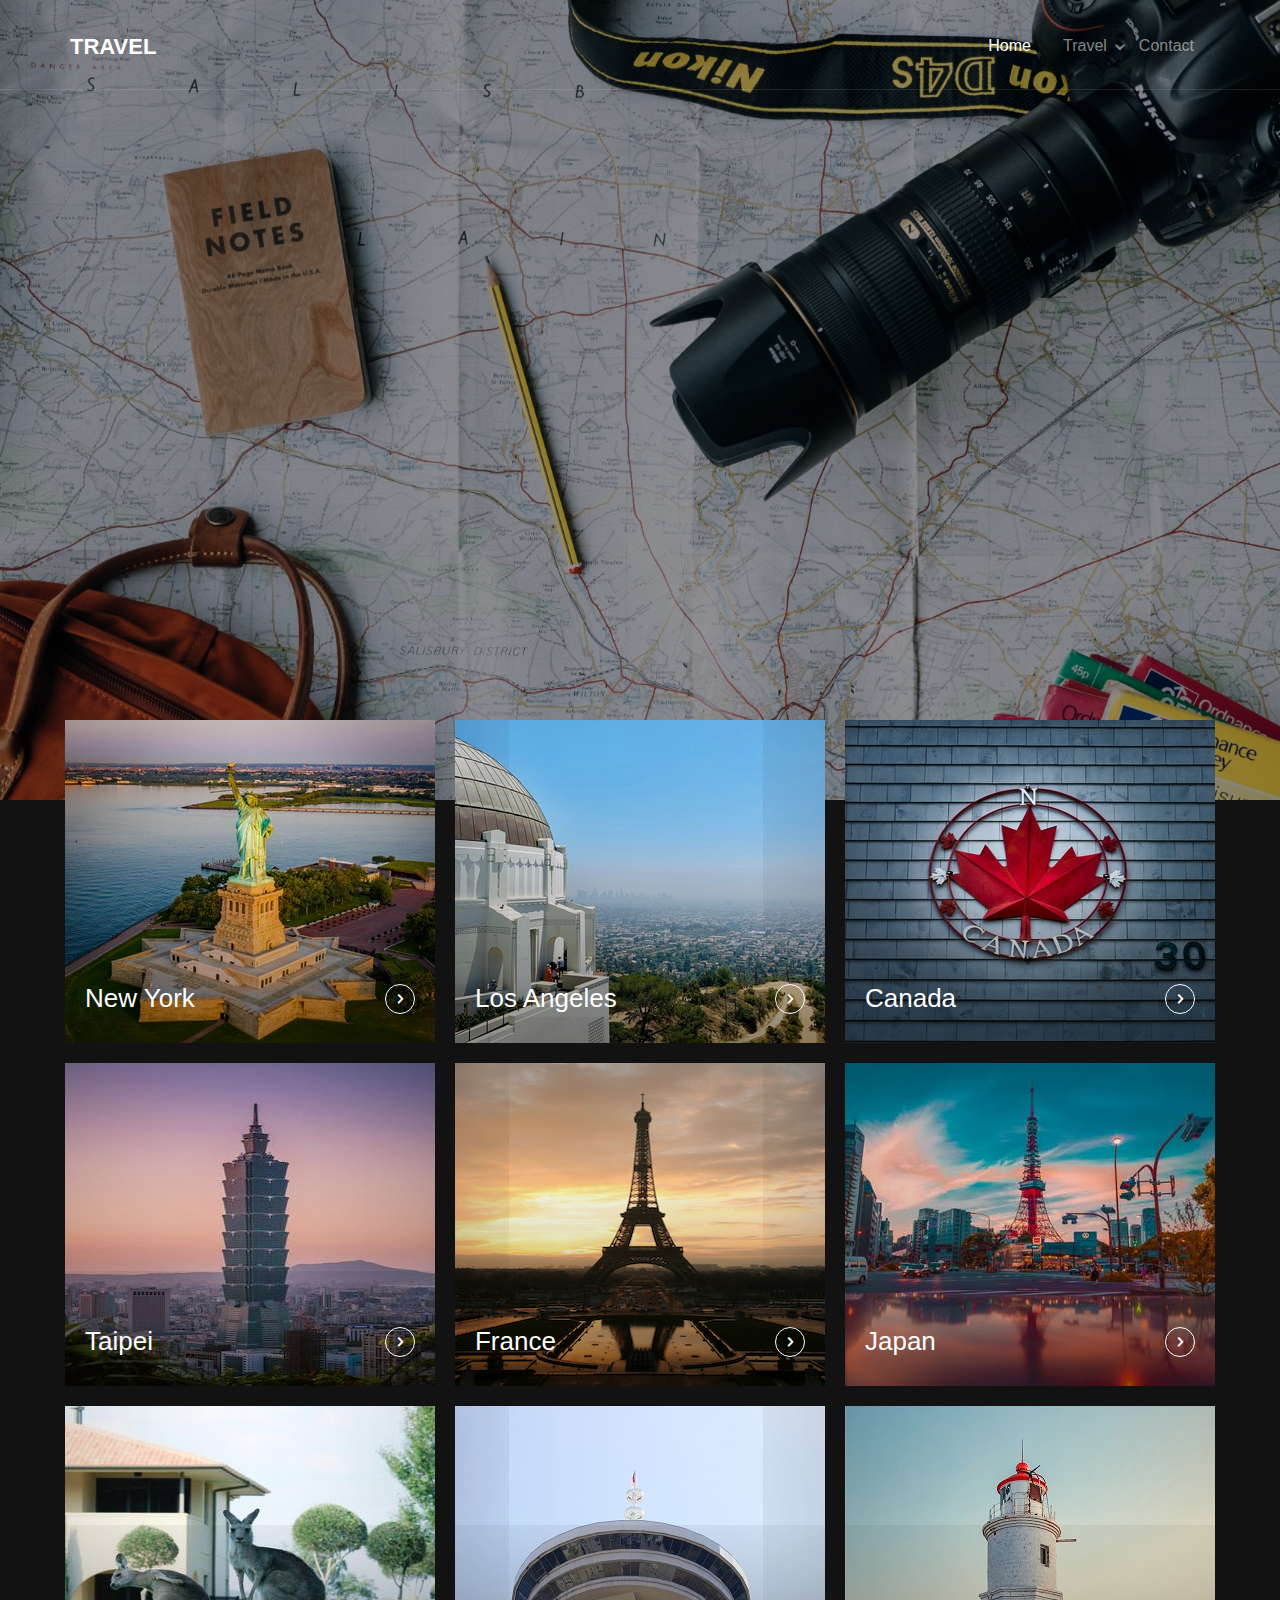
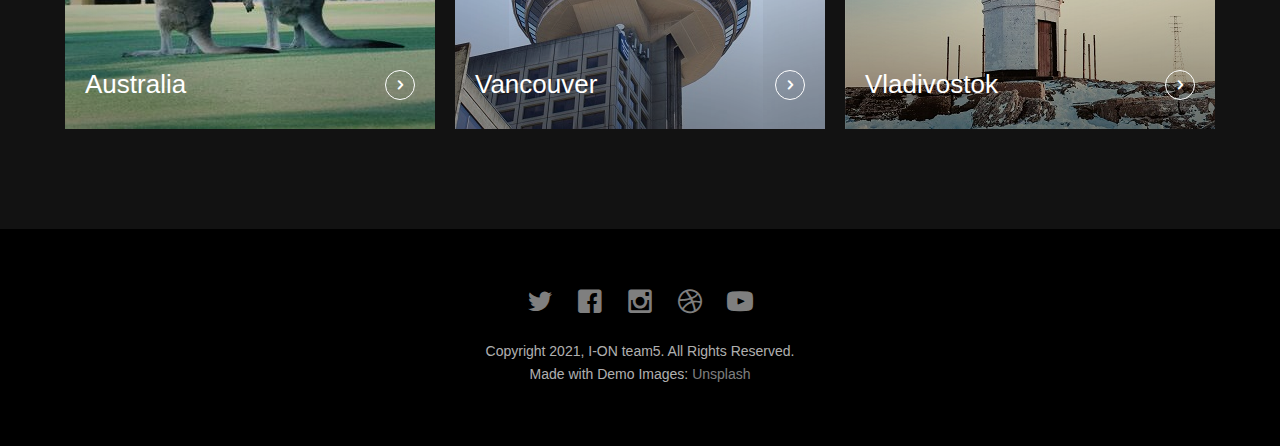
<file: index.html>
<!DOCTYPE html>
<html class="no-js" lang="ko">

<head>
	<meta charset="utf-8">
	<meta http-equiv="X-UA-Compatible" content="IE=chrome">
	<title>5팀 - Title</title>
	<meta name="viewport" content="width=device-width, initial-scale=1">

	<!-- Place favicon.ico and apple-touch-icon.png in the root directory -->
	<link rel="favicon" href="favicon.ico">

	<!-- Animate.css -->
	<link rel="stylesheet" href="css/animate.css">
	<!-- Icomoon Icon Fonts-->
	<link rel="stylesheet" href="css/icomoon.css">
	<!-- Bootstrap  -->
	<link rel="stylesheet" href="css/bootstrap.css">
	<!-- Superfish -->
	<link rel="stylesheet" href="css/superfish.css">

	<link rel="stylesheet" href="css/style.css">

	<!-- Modernizr JS -->
	<script src="js/modernizr-2.6.2.min.js"></script>

	<!-- AjaxTest -->
	<script src="js/ajaxTest.js"></script>
</head>

<body>
	<div id="fh5co-wrapper">
		<div id="fh5co-page">
			<div id="fh5co-header">
				<header id="fh5co-header-section">
					<div class="container">
						<div class="nav-header">
							<a href="#" class="js-fh5co-nav-toggle fh5co-nav-toggle"><i></i></a>
							<h1 id="fh5co-logo"><a href="index.html">Travel</a></h1>
							<!-- START #fh5co-menu-wrap -->
							<nav id="fh5co-menu-wrap" role="navigation">
								<ul class="sf-menu" id="fh5co-primary-menu">
									<li class="active">
										<a href="index.html">Home</a>
									</li>
									<li>
										<a href="#" class="fh5co-sub-ddown">Travel</a>
										<ul class="fh5co-sub-menu">
											<li><a href="./html/page01.html">New York</a></li>
											<li><a href="./html/page02.html">Los Angeles</a></li>
											<li><a href="./html/page03.html">Canada</a></li>
											<li><a href="./html/page04.html">Taipei</a></li>
											<li><a href="./html/page05.html">France</a></li>
											<li><a href="./html/page6/japan.html">Japan</a></li>
											<li><a href="./html/page7/australia.html">Australia</a></li>
											<li><a href="./html/page08.html">Vancouver</a></li>
											<li><a href="./html/page09.html">Vladivostok</a></li>
										</ul>
									</li>
									<li><a href="contact.html">Contact</a></li>
								</ul>
							</nav>
						</div>
					</div>
				</header>
			</div>

			<div class="fh5co-hero">
				<div class="fh5co-overlay"></div>
				<div id="ajaxTest" class="fh5co-cover text-center" data-stellar-background-ratio="0.5">
					<!-- style="background-image: url(images/cover_bg_1.jpg);"> -->
					<div class="desc animate-box">
						<h2>Travel Around The World.</h2>
						<span><a class="btn btn-primary btn-lg" href="#target">Get Started</a></span>
					</div>
				</div>
			</div>

			<div class="fh5co-listing">
				<div class="container">
					<a name="target"></a>
					<div class="row">
						<div class="col-md-4 col-sm-4 fh5co-item-wrap">
							<a class="fh5co-listing-item" href="./html/page01.html">
								<img src="images/img-1.jpg" class="img-responsive">
								<div class="fh5co-listing-copy">
									<h2>New York</h2>
									<span class="icon">
										<i class="icon-chevron-right"></i>
									</span>
								</div>
							</a>
						</div>
						<div class="col-md-4 col-sm-4 fh5co-item-wrap">
							<a class="fh5co-listing-item" href="./html/page02.html">
								<img src="images/img-2.jpg" class="img-responsive">
								<div class="fh5co-listing-copy">
									<h2>Los Angeles</h2>
									<span class="icon">
										<i class="icon-chevron-right"></i>
									</span>
								</div>
							</a>
						</div>
						<div class="col-md-4 col-sm-4 fh5co-item-wrap">
							<a class="fh5co-listing-item" href="./html/page03.html">
								<img src="images/img-3.jpg" class="img-responsive">
								<div class="fh5co-listing-copy">
									<h2>Canada</h2>
									<span class="icon">
										<i class="icon-chevron-right"></i>
									</span>
								</div>
							</a>
						</div>
						<!-- END 3 row -->

						<div class="col-md-4 col-sm-4 fh5co-item-wrap">
							<a class="fh5co-listing-item" href="./html/page04.html">
								<img src="images/img-4.jpg" class="img-responsive">
								<div class="fh5co-listing-copy">
									<h2>Taipei</h2>
									<span class="icon">
										<i class="icon-chevron-right"></i>
									</span>
								</div>
							</a>
						</div>
						<div class="col-md-4 col-sm-4 fh5co-item-wrap">
							<a class="fh5co-listing-item" href="./html/page05.html">
								<img src="images/img-5.jpg" class="img-responsive">
								<div class="fh5co-listing-copy">
									<h2>France</h2>
									<span class="icon">
										<i class="icon-chevron-right"></i>
									</span>
								</div>
							</a>
						</div>
						<div class="col-md-4 col-sm-4 fh5co-item-wrap">
							<a class="fh5co-listing-item" href="./html/page6/japan.html">
								<img src="images/img-6.jpg" class="img-responsive japan">
								<div class="fh5co-listing-copy">
									<h2>Japan</h2>
									<span class="icon">
										<i class="icon-chevron-right"></i>
									</span>
								</div>
							</a>
						</div>
						<!-- END 3 row -->

						<div class="col-md-4 col-sm-4 fh5co-item-wrap">
							<a class="fh5co-listing-item" href="./html/page7/australia.html">
								<img src="images/img-7.jpg" class="img-responsive australia">
								<div class="fh5co-listing-copy">
									<h2>Australia</h2>
									<span class="icon">
										<i class="icon-chevron-right"></i>
									</span>
								</div>
							</a>
						</div>
						<div class="col-md-4 col-sm-4 fh5co-item-wrap">
							<a class="fh5co-listing-item" href="./html/page08.html">
								<img src="images/img-8.jpg" class="img-responsive">
								<div class="fh5co-listing-copy">
									<h2>Vancouver</h2>
									<span class="icon">
										<i class="icon-chevron-right"></i>
									</span>
								</div>
							</a>
						</div>
						<div class="col-md-4 col-sm-4 fh5co-item-wrap">
							<a class="fh5co-listing-item" href="./html/page09.html">
								<img src="images/img-9.jpg" class="img-responsive">
								<div class="fh5co-listing-copy">
									<h2>Vladivostok</h2>
									<span class="icon">
										<i class="icon-chevron-right"></i>
									</span>
								</div>
							</a>
						</div>
						<!-- END 3 row -->
					</div>
				</div>
			</div>

			<footer>
				<div id="footer">
					<div class="container">
						<div class="row">
							<div class="col-md-6 col-md-offset-3 text-center">
								<p class="fh5co-social-icons">
									<a href="#"><i class="icon-twitter2"></i></a>
									<a href="#"><i class="icon-facebook2"></i></a>
									<a href="#"><i class="icon-instagram"></i></a>
									<a href="#"><i class="icon-dribbble2"></i></a>
									<a href="#"><i class="icon-youtube"></i></a>
								</p>
								<p>Copyright 2021, I-ON team5. All Rights Reserved. <br>
									Made with Demo Images: <a href="https://unsplash.com/" target="_blank">Unsplash</a>
								</p>
							</div>
						</div>
					</div>
				</div>
			</footer>
		</div>
		<!-- END fh5co-page -->
	</div>
	<!-- END fh5co-wrapper -->


	<!-- jQuery -->
	<script src="js/jquery.min.js"></script>
	<!-- jQuery Easing -->
	<script src="js/jquery.easing.1.3.js"></script>
	<!-- Bootstrap -->
	<script src="js/bootstrap.min.js"></script>
	<!-- Waypoints -->
	<script src="js/jquery.waypoints.min.js"></script>
	<!-- Stellar -->
	<script src="js/jquery.stellar.min.js"></script>
	<!-- Superfish -->
	<script src="js/hoverIntent.js"></script>
	<script src="js/superfish.js"></script>

	<!-- Main JS -->
	<script src="js/main.js"></script>
</body>

</html>
</file>
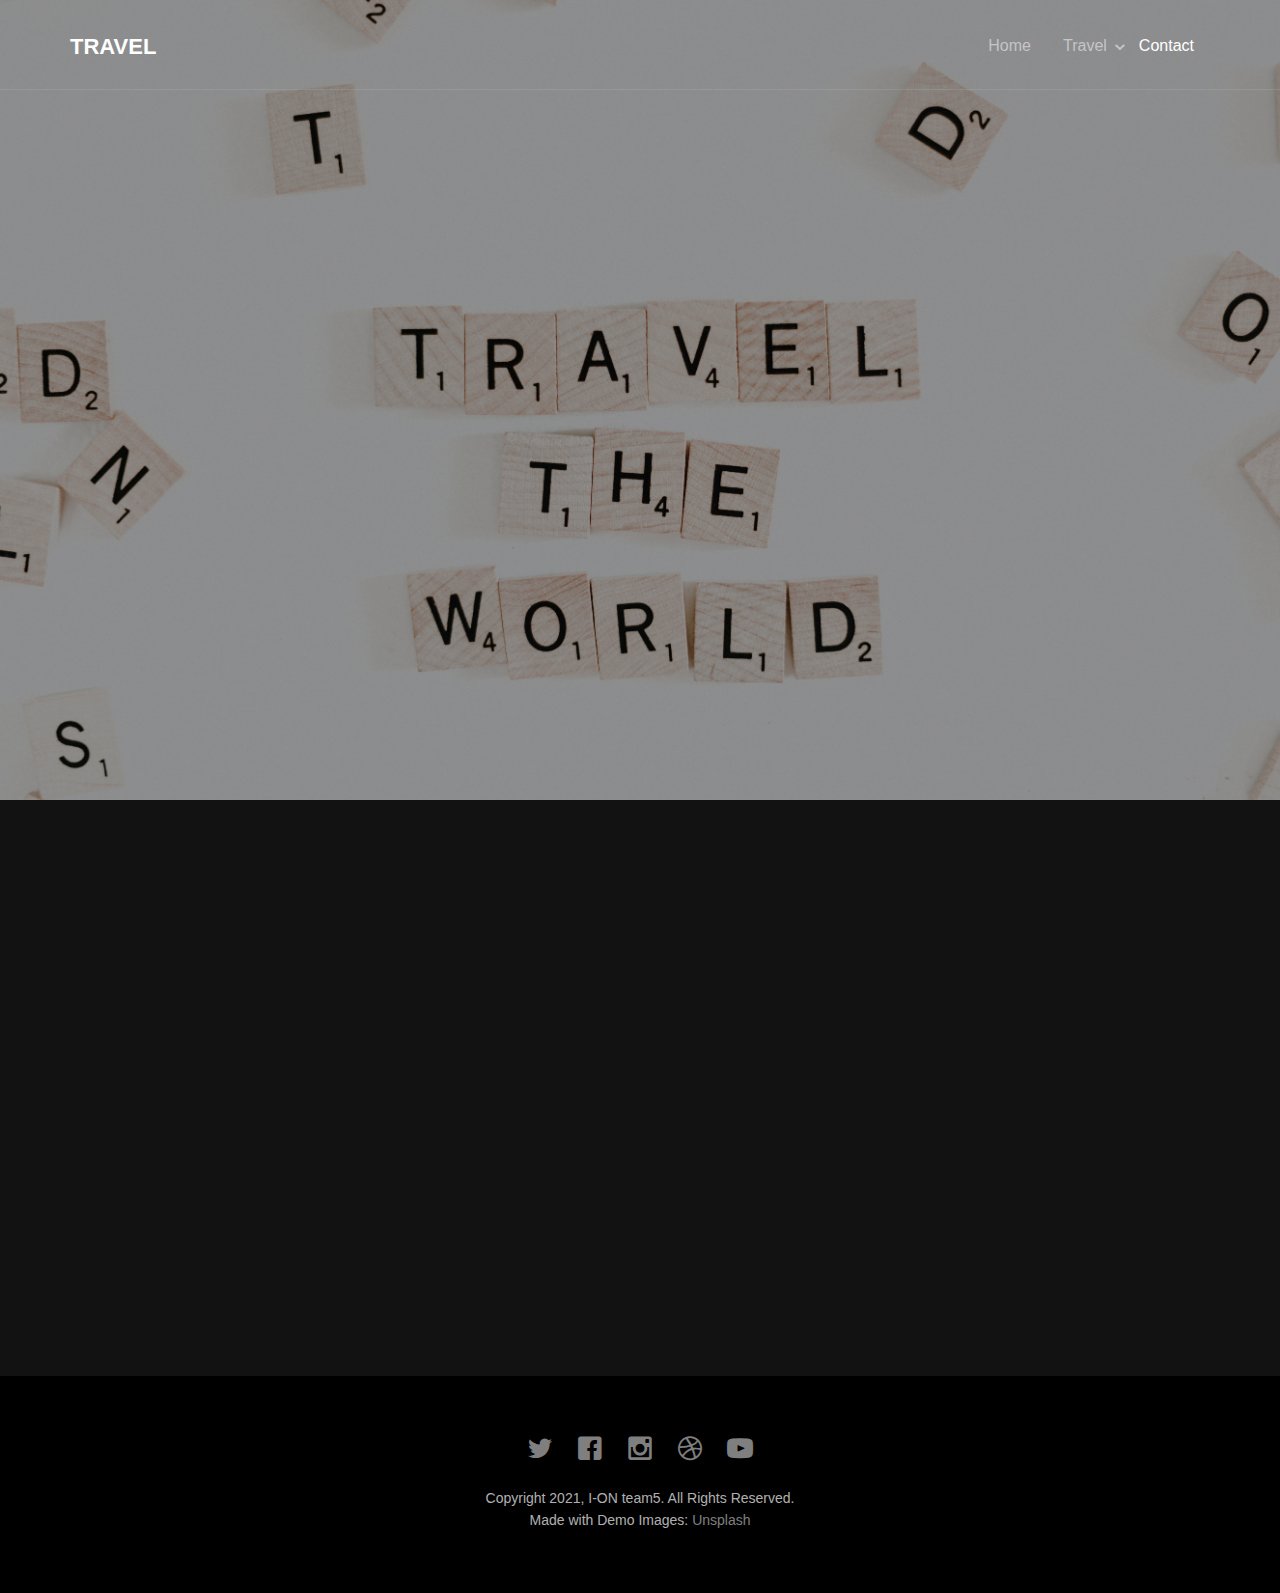
<file: contact.html>
<!DOCTYPE html>
<html class="no-js" lang="ko">

<head>
	<meta charset="utf-8">
	<meta http-equiv="X-UA-Compatible" content="IE=chrome">
	<title>5팀 - Contact</title>
	<meta name="viewport" content="width=device-width, initial-scale=1">

	<!-- Place favicon.ico and apple-touch-icon.png in the root directory -->
	<link rel="shortcut icon" href="favicon.ico">

	<!-- Animate.css -->
	<link rel="stylesheet" href="css/animate.css">
	<!-- Icomoon Icon Fonts-->
	<link rel="stylesheet" href="css/icomoon.css">
	<!-- Bootstrap  -->
	<link rel="stylesheet" href="css/bootstrap.css">
	<!-- Superfish -->
	<link rel="stylesheet" href="css/superfish.css">

	<link rel="stylesheet" href="css/style.css">

	<!-- Modernizr JS -->
	<script src="js/modernizr-2.6.2.min.js"></script>

	<!-- AjaxTest -->
	<script src="js/ajaxTest.js"></script>
</head>

<body>
	<div id="fh5co-wrapper">
		<div id="fh5co-page">
			<div id="fh5co-header">
				<header id="fh5co-header-section">
					<div class="container">
						<div class="nav-header">
							<a href="#" class="js-fh5co-nav-toggle fh5co-nav-toggle"><i></i></a>
							<h1 id="fh5co-logo"><a href="index.html">Travel</a></h1>
							<!-- START #fh5co-menu-wrap -->
							<nav id="fh5co-menu-wrap" role="navigation">
								<ul class="sf-menu" id="fh5co-primary-menu">
									<li>
										<a href="index.html">Home</a>
									</li>
									<li>
										<a href="#" class="fh5co-sub-ddown">Travel</a>
										<ul class="fh5co-sub-menu">
											<li><a href="./html/page01.html">New York</a></li>
											<li><a href="./html/page02.html">Los Angeles</a></li>
											<li><a href="./html/page03.html">Canada</a></li>
											<li><a href="./html/page04.html">Taipei</a></li>
											<li><a href="./html/page05.html">France</a></li>
											<li><a href="./html/page6/japan.html">Japan</a></li>
											<li><a href="./html/page7/australia.html">Australia</a></li>
											<li><a href="./html/page08.html">Vancouver</a></li>
											<li><a href="./html/page09.html">Vladivostok</a></li>
										</ul>
									</li>
									<li class="active"><a href="contact.html">Contact</a></li>
								</ul>
							</nav>
						</div>
					</div>
				</header>

			</div>


			<div class="fh5co-hero">
				<div class="fh5co-overlay"></div>
				<div id="ajaxTest" class="fh5co-cover text-center" data-stellar-background-ratio="0.5">
					<!-- style="background-image: url(images/cover_bg_1.jpg);"> -->
					<div class="desc animate-box">
						<h2>Contact Us.</h2>
						<span><a class="btn btn-primary btn-lg" href="#target">Get Started</a></span>
					</div>
				</div>
			</div>


			<div id="fh5co-contact" class="fh5co-section animate-box">
				<div class="container">
					<a name="target"></a>
					<form action="#">
						<div class="row">
							<div class="col-md-6">
								<h3 class="section-title">Our Address</h3>
								<p>
									I-ON Communication 교육생<br>
									5팀 : 강다혜, 김병민, 김호영, 이수민
								</p>
								<ul class="contact-info">
									<li><i class="icon-location-pin"></i>서울특별시 송파구 중대로 135(IT벤처타워 서관 12층)</li>
									<li><i class="icon-phone2"></i>010-1234-5678</li>
									<li><i class="icon-mail"></i><a href="#">i-on@team5.com</a></li>
									<li><i class="icon-globe2"></i><a href="#">www.team5.com</a></li>
								</ul>
							</div>
							<div class="col-md-6">
								<div class="row">
									<div class="col-md-6">
										<div class="form-group">
											<input type="text" class="form-control" placeholder="Name">
										</div>
									</div>
									<div class="col-md-6">
										<div class="form-group">
											<input type="text" class="form-control" placeholder="Email">
										</div>
									</div>
									<div class="col-md-12">
										<div class="form-group">
											<textarea name="" class="form-control" id="" cols="30" rows="7"
												placeholder="Message"></textarea>
										</div>
									</div>
									<div class="col-md-12">
										<div class="form-group">
											<input type="submit" value="Send Message" class="btn btn-primary btn-lg">
										</div>
									</div>
								</div>
							</div>
						</div>
					</form>
				</div>
			</div>
			<!-- END fh5co-contact -->
			<div style="text-align: center;">
				<div style="display: inline-block;">
					<!-- 1. 지도 노드 -->
					<div id="daumRoughmapContainer1631603345676"
						class="root_daum_roughmap root_daum_roughmap_landing text-center"></div>

					<!-- 2. 설치 스크립트 * 지도 퍼가기 서비스를 2개 이상 넣을 경우, 설치 스크립트는 하나만 삽입합니다. -->
					<script charset="UTF-8" class="daum_roughmap_loader_script"
						src="https://ssl.daumcdn.net/dmaps/map_js_init/roughmapLoader.js"></script>

					<!-- 3. 실행 스크립트 -->
					<script charset="UTF-8">
						new daum.roughmap.Lander({
							"timestamp": "1631603345676",
							"key": "27d78",
							"mapWidth": "1000",
							"mapHeight": "500"
						}).render();
					</script>
				</div>
			</div>
		</div>
		<!-- END map -->

		<footer>
			<div id="footer">
				<div class="container">
					<div class="row">
						<div class="col-md-6 col-md-offset-3 text-center">
							<p class="fh5co-social-icons">
								<a href="#"><i class="icon-twitter2"></i></a>
								<a href="#"><i class="icon-facebook2"></i></a>
								<a href="#"><i class="icon-instagram"></i></a>
								<a href="#"><i class="icon-dribbble2"></i></a>
								<a href="#"><i class="icon-youtube"></i></a>
							</p>
							<p>Copyright 2021, I-ON team5. All Rights Reserved. <br>
								Made with Demo Images: <a href="https://unsplash.com/" target="_blank">Unsplash</a>
							</p>
						</div>
					</div>
				</div>
			</div>
		</footer>
	</div>
	<!-- END fh5co-page -->
	</div>
	<!-- END fh5co-wrapper -->


	<!-- jQuery -->
	<script src="js/jquery.min.js"></script>
	<!-- jQuery Easing -->
	<script src="js/jquery.easing.1.3.js"></script>
	<!-- Bootstrap -->
	<script src="js/bootstrap.min.js"></script>
	<!-- Waypoints -->
	<script src="js/jquery.waypoints.min.js"></script>
	<!-- Stellar -->
	<script src="js/jquery.stellar.min.js"></script>
	<!-- Superfish -->
	<script src="js/hoverIntent.js"></script>
	<script src="js/superfish.js"></script>

	<!-- Main JS -->
	<script src="js/main.js"></script>

</body>

</html>
</file>
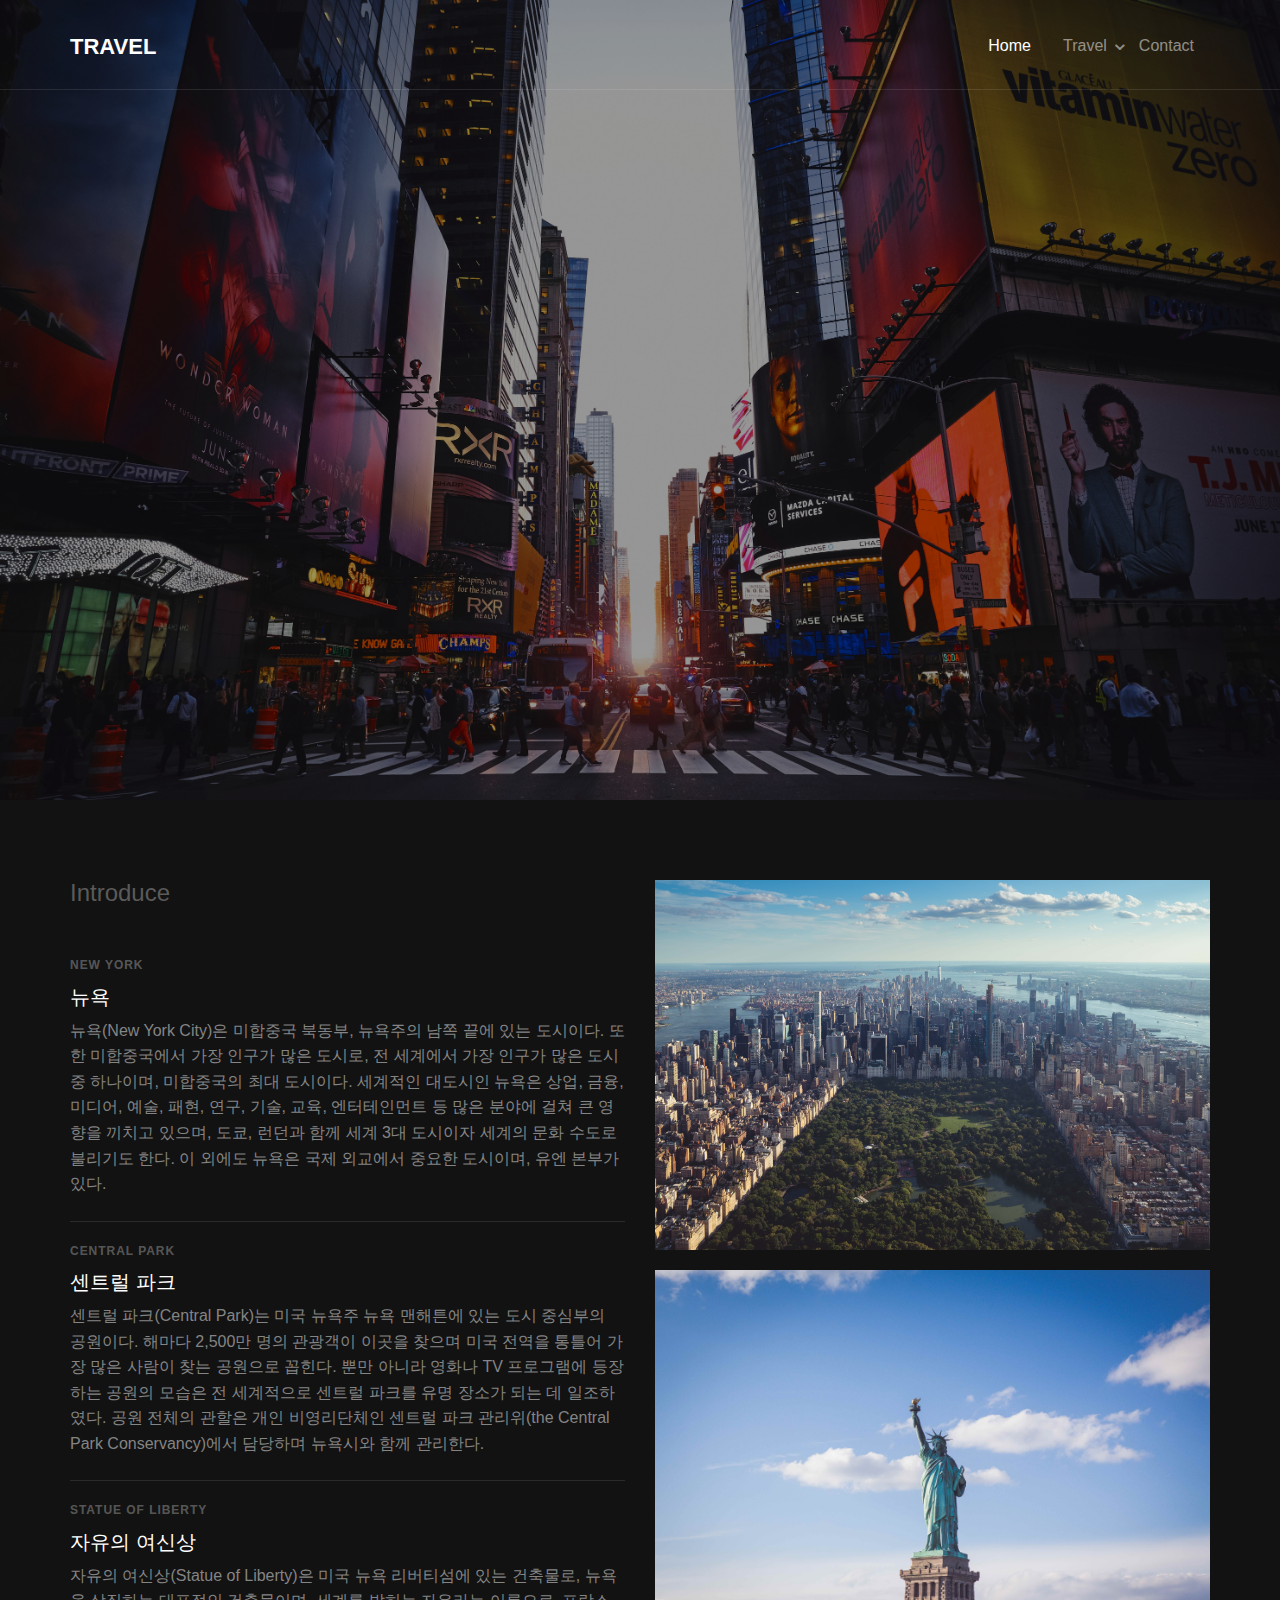
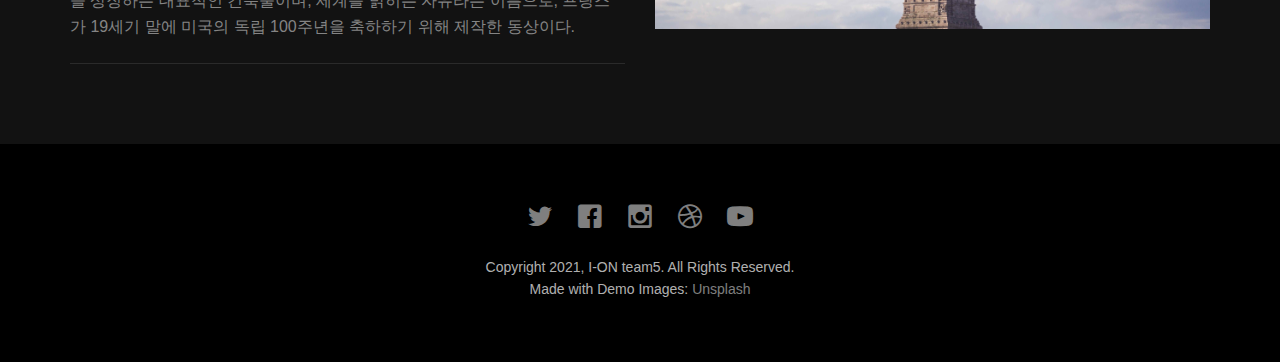
<file: html/page01.html>
<!DOCTYPE html>
<html class="no-js" lang="ko">

<head>
	<meta charset="utf-8">
	<meta http-equiv="X-UA-Compatible" content="IE=chrome">
	<title>5팀 - New York</title>
	<meta name="viewport" content="width=device-width, initial-scale=1">

	<!-- Place favicon.ico and apple-touch-icon.png in the root directory -->
	<link rel="shortcut icon" href="../favicon.ico">

	<!-- Animate.css -->
	<link rel="stylesheet" href="../css/animate.css">
	<!-- Icomoon Icon Fonts-->
	<link rel="stylesheet" href="../css/icomoon.css">
	<!-- Bootstrap  -->
	<link rel="stylesheet" href="../css/bootstrap.css">
	<!-- Superfish -->
	<link rel="stylesheet" href="../css/superfish.css">

	<link rel="stylesheet" href="../css/style.css">

	<!-- Modernizr JS -->
	<script src="../js/modernizr-2.6.2.min.js"></script>
</head>

<body>
	<div id="fh5co-wrapper">
		<div id="fh5co-page">
			<div id="fh5co-header">
				<header id="fh5co-header-section">
					<div class="container">
						<div class="nav-header">
							<a href="#" class="js-fh5co-nav-toggle fh5co-nav-toggle"><i></i></a>
							<h1 id="fh5co-logo"><a href="../index.html">Travel</a></h1>
							<!-- START #fh5co-menu-wrap -->
							<nav id="fh5co-menu-wrap" role="navigation">
								<ul class="sf-menu" id="fh5co-primary-menu">
									<li class="active">
										<a href="../index.html">Home</a>
									</li>
									<li>
										<a href="#" class="fh5co-sub-ddown">Travel</a>
										<ul class="fh5co-sub-menu">
											<li><a href="./page01.html">New York</a></li>
											<li><a href="./page02.html">Los Angeles</a></li>
											<li><a href="./page03.html">Canada</a></li>
											<li><a href="./page04.html">Taipei</a></li>
											<li><a href="./page05.html">France</a></li>
											<li><a href="./page6/japan.html">Japan</a></li>
											<li><a href="./page7/australia.html">Australia</a></li>
											<li><a href="./page08.html">Vancouver</a></li>
											<li><a href="./page09.html">Vladivostok</a></li>
										</ul>
									</li>
									<li><a href="../contact.html">Contact</a></li>
								</ul>
							</nav>
						</div>
					</div>
				</header>
			</div>

			<div class="fh5co-hero">
				<div class="fh5co-overlay"></div>
				<!-- 이미지 url 바꾸면 됨. -->
				<div class="fh5co-cover text-center" data-stellar-background-ratio="0.5"
					style="background-image: url(../images/page01/cover_bg_1.jpg);">
					<div class="desc animate-box">
						<!-- 여행지 이름 바꾸면 됨. -->
						<h2>New York</h2>
						<span><a class="btn btn-primary btn-lg" href="#target">Get Started</a></span>
					</div>
				</div>
			</div>

			<div class="fh5co-section">
				<div class="container">
					<a name="target"></a>
					<div class="row">
						<div class="col-md-6 fh5co-news">
							<h3>Introduce</h3>
							<ul>
								<!-- 리스트 내 요소 변경하고, 더 추가해도 됨. -->
								<li>
									<a>
										<span class="fh5co-date">New York</span>
										<h3>뉴욕</h3>
										<p>
											뉴욕(New York City)은 미합중국 북동부, 뉴욕주의 남쪽 끝에 있는 도시이다. 또한 미합중국에서 가장 인구가 많은 도시로, 전
											세계에서 가장 인구가 많은 도시 중 하나이며, 미합중국의 최대 도시이다. 세계적인 대도시인 뉴욕은 상업, 금융, 미디어, 예술, 패현,
											연구, 기술, 교육, 엔터테인먼트 등 많은 분야에 걸쳐 큰 영향을 끼치고 있으며, 도쿄, 런던과 함께 세계 3대 도시이자 세계의 문화
											수도로 불리기도 한다. 이 외에도 뉴욕은 국제 외교에서 중요한 도시이며, 유엔 본부가 있다.
										</p>
									</a>
								</li>
								<li>
									<a>
										<span class="fh5co-date">Central Park</span>
										<h3>센트럴 파크</h3>
										<p>
											센트럴 파크(Central Park)는 미국 뉴욕주 뉴욕 맨해튼에 있는 도시 중심부의 공원이다. 해마다 2,500만 명의 관광객이 이곳을
											찾으며 미국 전역을 통틀어 가장 많은 사람이 찾는 공원으로 꼽힌다. 뿐만 아니라 영화나 TV 프로그램에 등장하는 공원의 모습은 전
											세계적으로 센트럴 파크를 유명 장소가 되는 데 일조하였다. 공원 전체의 관할은 개인 비영리단체인 센트럴 파크 관리위(the Central
											Park Conservancy)에서 담당하며 뉴욕시와 함께 관리한다.
										</p>
									</a>
								</li>
								<li>
									<a>
										<span class="fh5co-date">Statue of Liberty</span>
										<h3>자유의 여신상</h3>
										<p>
											자유의 여신상(Statue of Liberty)은 미국 뉴욕 리버티섬에 있는 건축물로, 뉴욕을 상징하는 대표적인 건축물이며, 세계를
											밝히는 자유라는 이름으로, 프랑스가 19세기 말에 미국의 독립 100주년을 축하하기 위해 제작한 동상이다.
										</p>
									</a>
								</li>
							</ul>
						</div>
						<div class="col-md-6 fh5co-testimonial">
							<!-- 이미지 변경하고, 더 추가 해도됨. -->
							<img src="../images/page01/img-1.jpg" class="img-responsive mb20">
							<img src="../images/page01/img-2.jpg" class="img-responsive">
						</div>
					</div>
				</div>
			</div>

			<footer>
				<div id="footer">
					<div class="container">
						<div class="row">
							<div class="col-md-6 col-md-offset-3 text-center">
								<p class="fh5co-social-icons">
									<a href="#"><i class="icon-twitter2"></i></a>
									<a href="#"><i class="icon-facebook2"></i></a>
									<a href="#"><i class="icon-instagram"></i></a>
									<a href="#"><i class="icon-dribbble2"></i></a>
									<a href="#"><i class="icon-youtube"></i></a>
								</p>
								<p>Copyright 2021, I-ON team5. All Rights Reserved. <br>
									Made with Demo Images: <a href="https://unsplash.com/" target="_blank">Unsplash</a>
								</p>
							</div>
						</div>
					</div>
				</div>
			</footer>
		</div>
		<!-- END fh5co-page -->
	</div>
	<!-- END fh5co-wrapper -->


	<!-- jQuery -->
	<script src="../js/jquery.min.js"></script>
	<!-- jQuery Easing -->
	<script src="../js/jquery.easing.1.3.js"></script>
	<!-- Bootstrap -->
	<script src="../js/bootstrap.min.js"></script>
	<!-- Waypoints -->
	<script src="../js/jquery.waypoints.min.js"></script>
	<!-- Stellar -->
	<script src="../js/jquery.stellar.min.js"></script>
	<!-- Superfish -->
	<script src="../js/hoverIntent.js"></script>
	<script src="../js/superfish.js"></script>


	<!-- Main JS -->
	<script src="../js/main.js"></script>
</body>

</html>
</file>
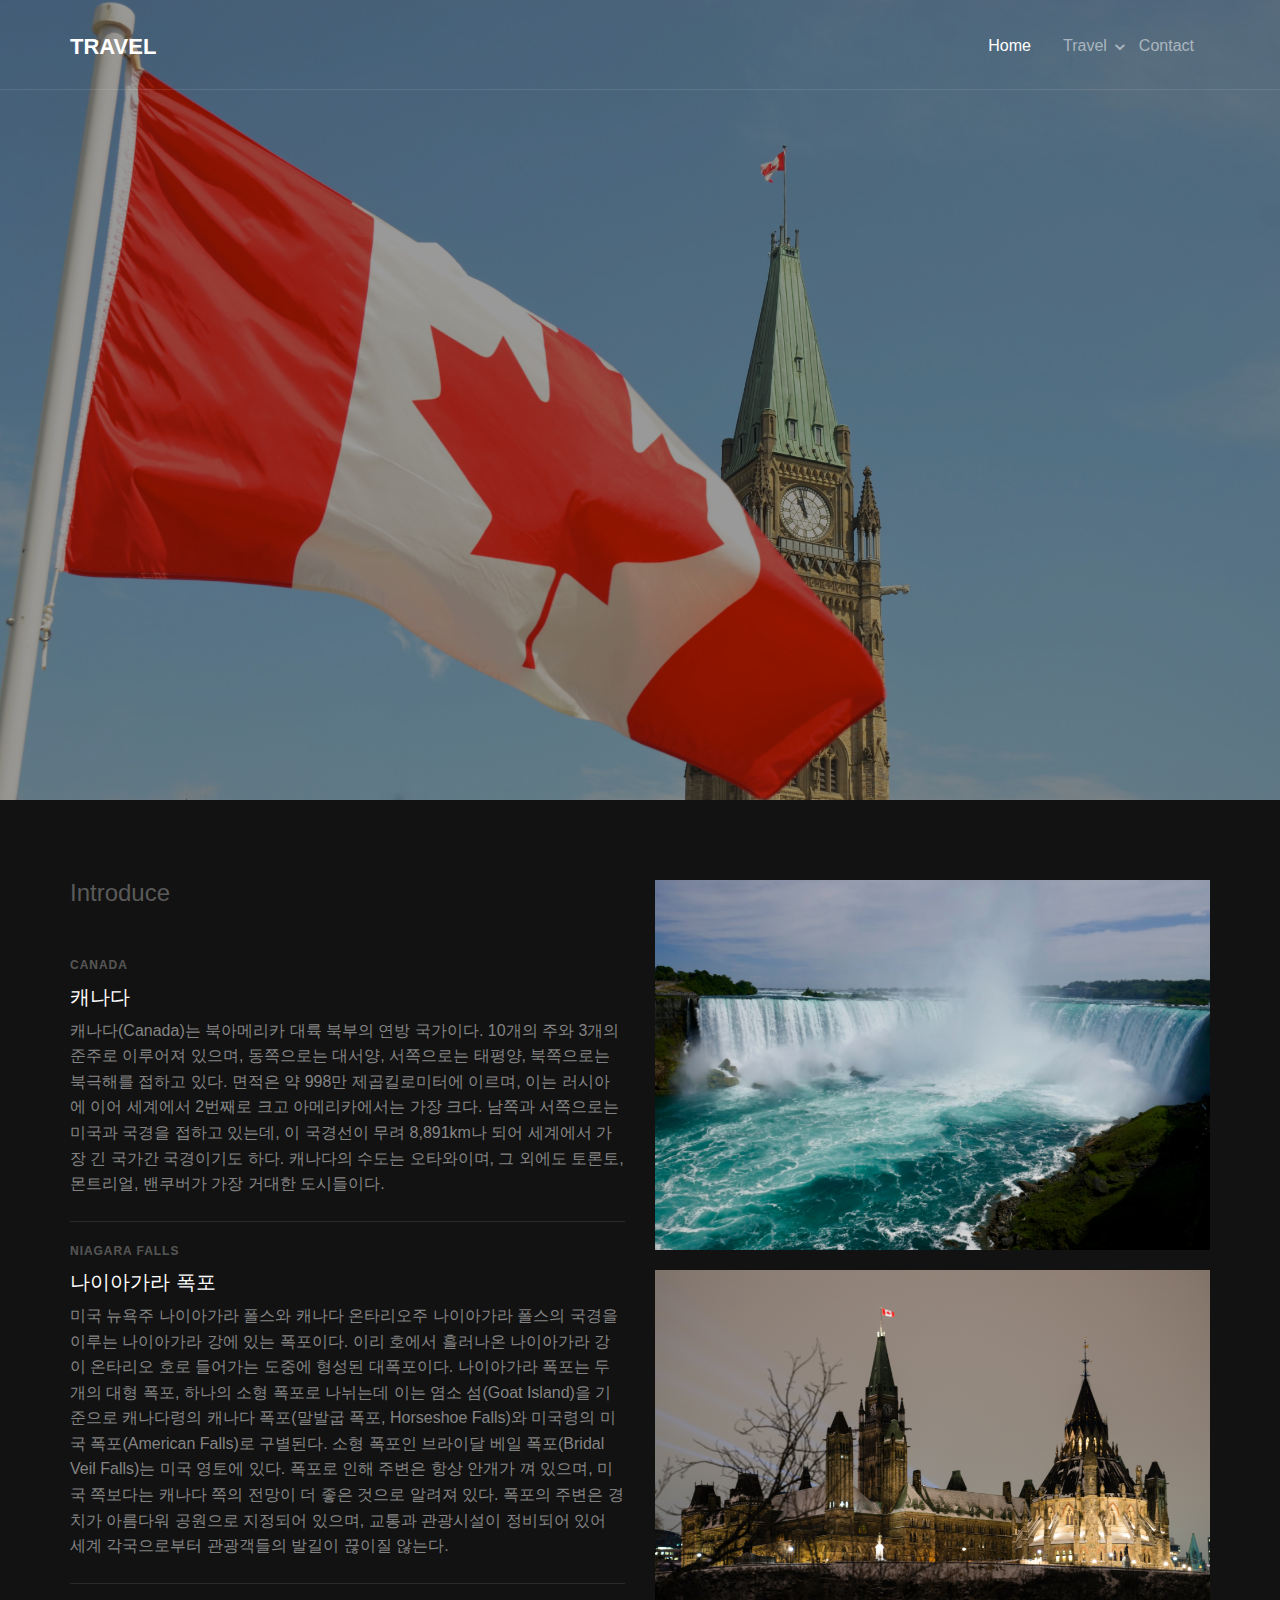
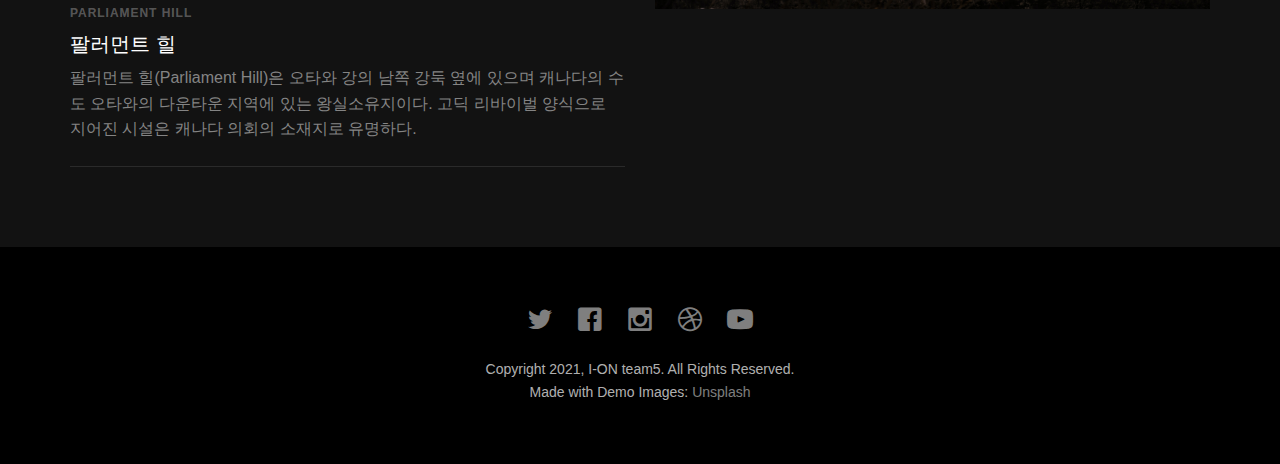
<file: html/page03.html>
<!DOCTYPE html>
<html class="no-js" lang="ko">

<head>
	<meta charset="utf-8">
	<meta http-equiv="X-UA-Compatible" content="IE=chrome">
	<title>5팀 - Canada</title>
	<meta name="viewport" content="width=device-width, initial-scale=1">

	<!-- Place favicon.ico and apple-touch-icon.png in the root directory -->
	<link rel="shortcut icon" href="../favicon.ico">

	<!-- Animate.css -->
	<link rel="stylesheet" href="../css/animate.css">
	<!-- Icomoon Icon Fonts-->
	<link rel="stylesheet" href="../css/icomoon.css">
	<!-- Bootstrap  -->
	<link rel="stylesheet" href="../css/bootstrap.css">
	<!-- Superfish -->
	<link rel="stylesheet" href="../css/superfish.css">

	<link rel="stylesheet" href="../css/style.css">

	<!-- Modernizr JS -->
	<script src="../js/modernizr-2.6.2.min.js"></script>
</head>

<body>
	<div id="fh5co-wrapper">
		<div id="fh5co-page">
			<div id="fh5co-header">
				<header id="fh5co-header-section">
					<div class="container">
						<div class="nav-header">
							<a href="#" class="js-fh5co-nav-toggle fh5co-nav-toggle"><i></i></a>
							<h1 id="fh5co-logo"><a href="../index.html">Travel</a></h1>
							<!-- START #fh5co-menu-wrap -->
							<nav id="fh5co-menu-wrap" role="navigation">
								<ul class="sf-menu" id="fh5co-primary-menu">
									<li class="active">
										<a href="../index.html">Home</a>
									</li>
									<li>
										<a href="#" class="fh5co-sub-ddown">Travel</a>
										<ul class="fh5co-sub-menu">
											<li><a href="./page01.html">New York</a></li>
											<li><a href="./page02.html">Los Angeles</a></li>
											<li><a href="./page03.html">Canada</a></li>
											<li><a href="./page04.html">Taipei</a></li>
											<li><a href="./page05.html">France</a></li>
											<li><a href="./page6/japan.html">Japan</a></li>
											<li><a href="./page7/australia.html">Australia</a></li>
											<li><a href="./page08.html">Vancouver</a></li>
											<li><a href="./page09.html">Vladivostok</a></li>
										</ul>
									</li>
									<li><a href="../contact.html">Contact</a></li>
								</ul>
							</nav>
						</div>
					</div>
				</header>
			</div>

			<div class="fh5co-hero">
				<div class="fh5co-overlay"></div>
				<!-- 이미지 url 바꾸면 됨. -->
				<div class="fh5co-cover text-center" data-stellar-background-ratio="0.5"
					style="background-image: url(../images/page03/cover_bg_1.jpg);">
					<div class="desc animate-box">
						<!-- 여행지 이름 바꾸면 됨. -->
						<h2>Canada</h2>
						<span><a class="btn btn-primary btn-lg" href="#target">Get Started</a></span>
					</div>
				</div>
			</div>

			<div class="fh5co-section">
				<div class="container">
					<a name="target"></a>
					<div class="row">
						<div class="col-md-6 fh5co-news">
							<h3>Introduce</h3>
							<ul>
								<!-- 리스트 내 요소 변경하고, 더 추가해도 됨. -->
								<li>
									<a>
										<span class="fh5co-date">Canada</span>
										<h3>캐나다</h3>
										<p>
											캐나다(Canada)는 북아메리카 대륙 북부의 연방 국가이다. 10개의 주와 3개의 준주로 이루어져 있으며, 동쪽으로는 대서양,
											서쪽으로는 태평양, 북쪽으로는 북극해를 접하고 있다. 면적은 약 998만 제곱킬로미터에 이르며, 이는 러시아에 이어 세계에서 2번째로
											크고 아메리카에서는 가장 크다. 남쪽과 서쪽으로는 미국과 국경을 접하고 있는데, 이 국경선이 무려 8,891km나 되어 세계에서 가장 긴
											국가간 국경이기도 하다. 캐나다의 수도는 오타와이며, 그 외에도 토론토, 몬트리얼, 밴쿠버가 가장 거대한 도시들이다.
										</p>
									</a>
								</li>
								<li>
									<a>
										<span class="fh5co-date">Niagara Falls</span>
										<h3>나이아가라 폭포</h3>
										<p>
											미국 뉴욕주 나이아가라 폴스와 캐나다 온타리오주 나이아가라 폴스의 국경을 이루는 나이아가라 강에 있는 폭포이다. 이리 호에서 흘러나온
											나이아가라 강이 온타리오 호로 들어가는 도중에 형성된 대폭포이다. 나이아가라 폭포는 두개의 대형 폭포, 하나의 소형 폭포로 나뉘는데 이는
											염소 섬(Goat Island)을 기준으로 캐나다령의 캐나다 폭포(말발굽 폭포, Horseshoe Falls)와 미국령의 미국
											폭포(American Falls)로 구별된다. 소형 폭포인 브라이달 베일 폭포(Bridal Veil Falls)는 미국 영토에 있다.
											폭포로 인해 주변은 항상 안개가 껴 있으며, 미국 쪽보다는 캐나다 쪽의 전망이 더 좋은 것으로 알려져 있다. 폭포의 주변은 경치가
											아름다워 공원으로 지정되어 있으며, 교통과 관광시설이 정비되어 있어 세계 각국으로부터 관광객들의 발길이 끊이질 않는다.
										</p>
									</a>
								</li>
								<li>
									<a>
										<span class="fh5co-date">Parliament Hill</span>
										<h3>팔러먼트 힐</h3>
										<p>
											팔러먼트 힐(Parliament Hill)은 오타와 강의 남쪽 강둑 옆에 있으며 캐나다의 수도 오타와의 다운타운 지역에 있는
											왕실소유지이다. 고딕 리바이벌 양식으로 지어진 시설은 캐나다 의회의 소재지로 유명하다.
										</p>
									</a>
								</li>
							</ul>
						</div>
						<div class="col-md-6 fh5co-testimonial">
							<!-- 이미지 변경하고, 더 추가 해도됨. -->
							<img src="../images/page03/img-1.jpg" class="img-responsive mb20">
							<img src="../images/page03/img-2.jpg" class="img-responsive">
						</div>
					</div>
				</div>
			</div>

			<footer>
				<div id="footer">
					<div class="container">
						<div class="row">
							<div class="col-md-6 col-md-offset-3 text-center">
								<p class="fh5co-social-icons">
									<a href="#"><i class="icon-twitter2"></i></a>
									<a href="#"><i class="icon-facebook2"></i></a>
									<a href="#"><i class="icon-instagram"></i></a>
									<a href="#"><i class="icon-dribbble2"></i></a>
									<a href="#"><i class="icon-youtube"></i></a>
								</p>
								<p>Copyright 2021, I-ON team5. All Rights Reserved. <br>
									Made with Demo Images: <a href="https://unsplash.com/" target="_blank">Unsplash</a>
								</p>
							</div>
						</div>
					</div>
				</div>
			</footer>
		</div>
		<!-- END fh5co-page -->
	</div>
	<!-- END fh5co-wrapper -->


	<!-- jQuery -->
	<script src="../js/jquery.min.js"></script>
	<!-- jQuery Easing -->
	<script src="../js/jquery.easing.1.3.js"></script>
	<!-- Bootstrap -->
	<script src="../js/bootstrap.min.js"></script>
	<!-- Waypoints -->
	<script src="../js/jquery.waypoints.min.js"></script>
	<!-- Stellar -->
	<script src="../js/jquery.stellar.min.js"></script>
	<!-- Superfish -->
	<script src="../js/hoverIntent.js"></script>
	<script src="../js/superfish.js"></script>


	<!-- Main JS -->
	<script src="../js/main.js"></script>
</body>

</html>
</file>
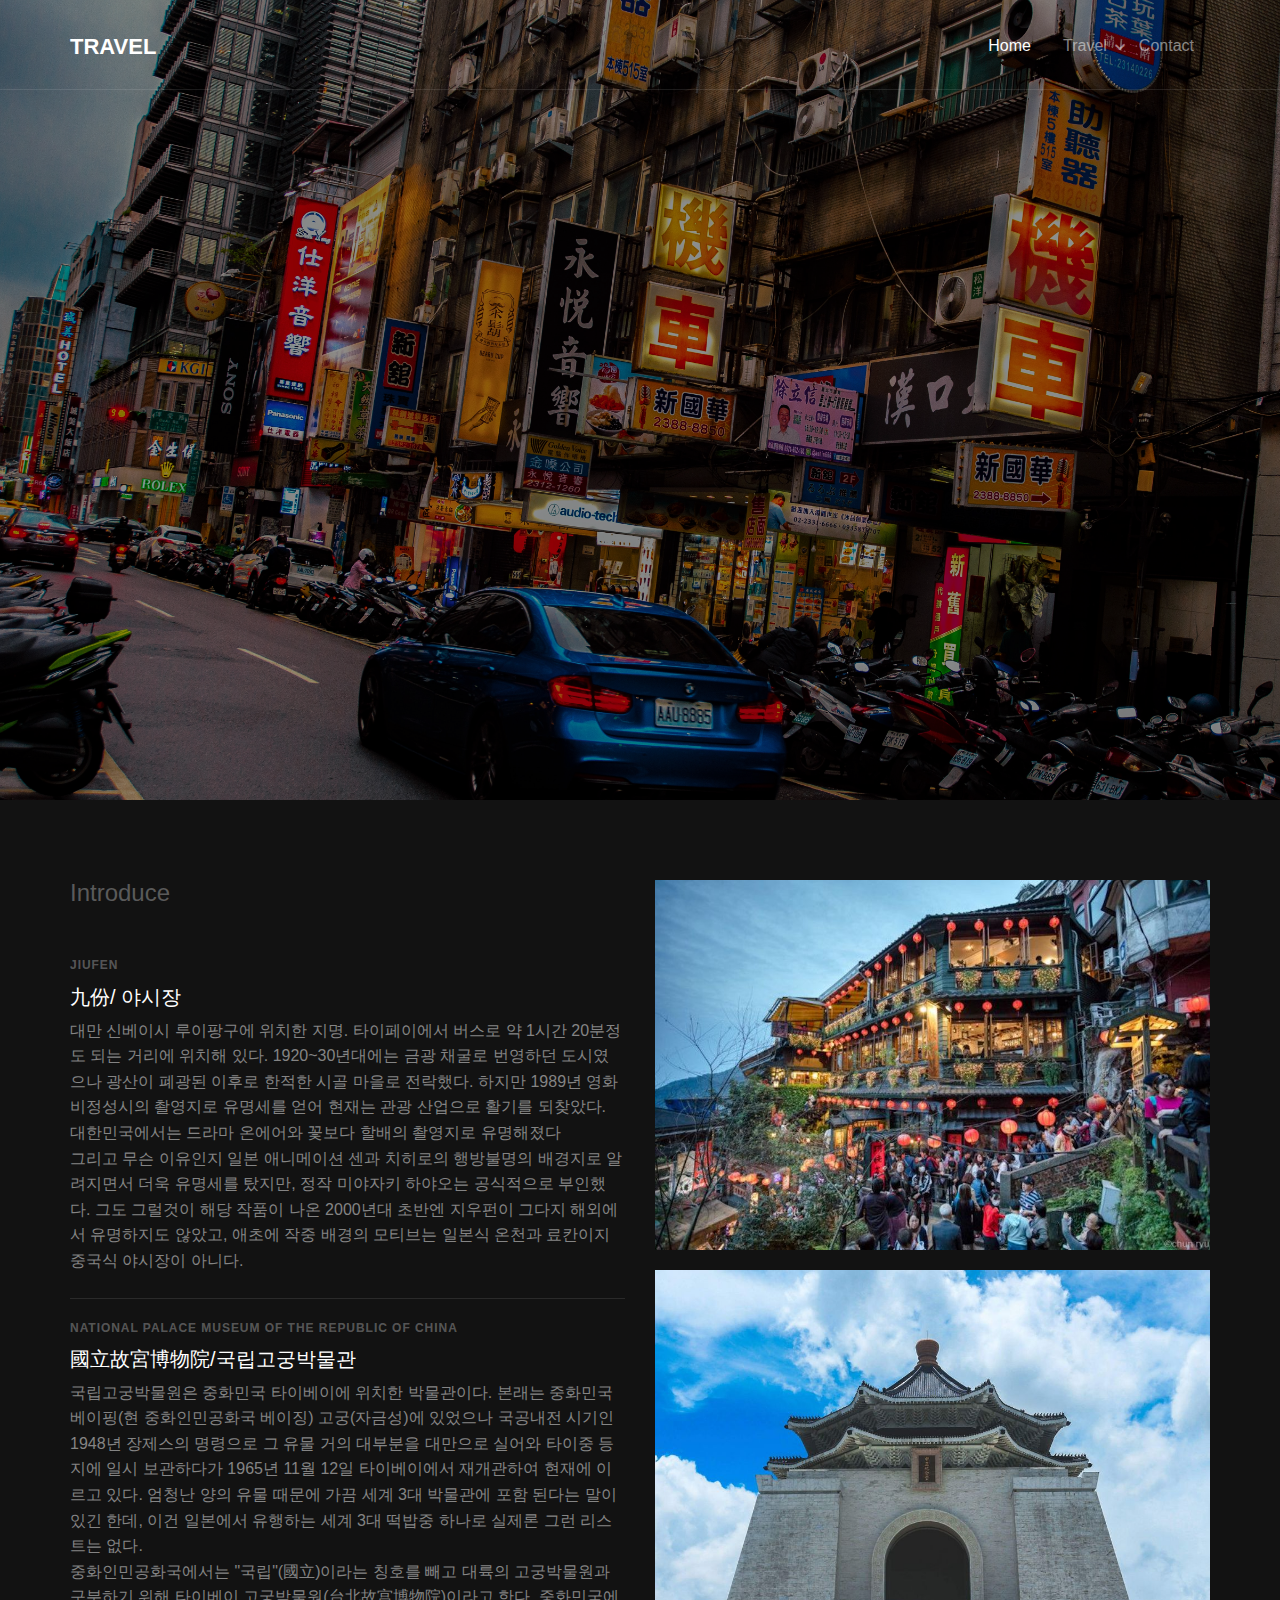
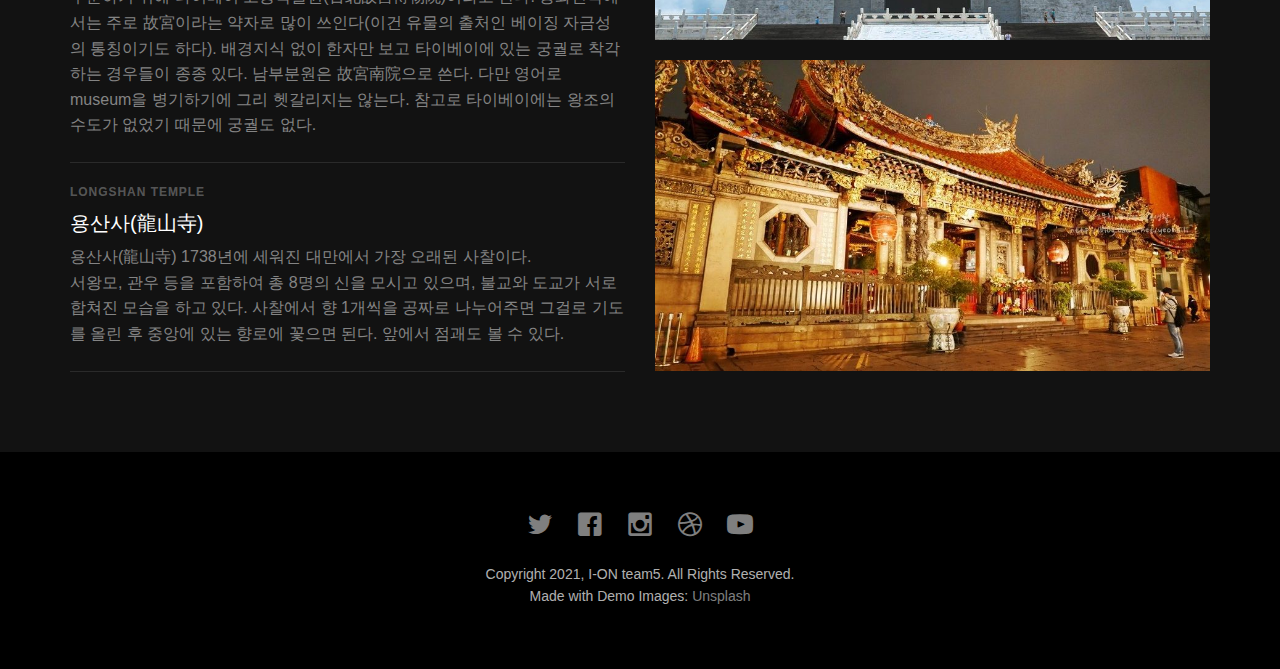
<file: html/page04.html>
<!DOCTYPE html>
<html class="no-js" lang="ko">

<head>
	<meta charset="utf-8">
	<meta http-equiv="X-UA-Compatible" content="IE=chrome">
	<title>5팀 - Taipei</title>
	<meta name="viewport" content="width=device-width, initial-scale=1">

	<!-- Place favicon.ico and apple-touch-icon.png in the root directory -->
	<link rel="shortcut icon" href="../favicon.ico">

	<!-- Animate.css -->
	<link rel="stylesheet" href="../css/animate.css">
	<!-- Icomoon Icon Fonts-->
	<link rel="stylesheet" href="../css/icomoon.css">
	<!-- Bootstrap  -->
	<link rel="stylesheet" href="../css/bootstrap.css">
	<!-- Superfish -->
	<link rel="stylesheet" href="../css/superfish.css">

	<link rel="stylesheet" href="../css/style.css">

	<!-- Modernizr JS -->
	<script src="../js/modernizr-2.6.2.min.js"></script>
</head>

<body>
	<div id="fh5co-wrapper">
		<div id="fh5co-page">
			<div id="fh5co-header">
				<header id="fh5co-header-section">
					<div class="container">
						<div class="nav-header">
							<a href="#" class="js-fh5co-nav-toggle fh5co-nav-toggle"><i></i></a>
							<h1 id="fh5co-logo"><a href="../index.html">Travel</a></h1>
							<!-- START #fh5co-menu-wrap -->
							<nav id="fh5co-menu-wrap" role="navigation">
								<ul class="sf-menu" id="fh5co-primary-menu">
									<li class="active">
										<a href="../index.html">Home</a>
									</li>
									<li>
										<a href="#" class="fh5co-sub-ddown">Travel</a>
										<ul class="fh5co-sub-menu">
											<li><a href="./page01.html">New York</a></li>
											<li><a href="./page02.html">Los Angeles</a></li>
											<li><a href="./page03.html">Canada</a></li>
											<li><a href="./page04.html">Taipei</a></li>
											<li><a href="./page05.html">France</a></li>
											<li><a href="./page6/japan.html">Japan</a></li>
											<li><a href="./page7/australia.html">Australia</a></li>
											<li><a href="./page08.html">Vancouver</a></li>
											<li><a href="./page09.html">Vladivostok</a></li>
										</ul>
									</li>
									<li><a href="../contact.html">Contact</a></li>
								</ul>
							</nav>
						</div>
					</div>
				</header>
			</div>

			<div class="fh5co-hero">
				<div class="fh5co-overlay"></div>
				<!-- 이미지 url 바꾸면 됨. -->
				<div class="fh5co-cover text-center" data-stellar-background-ratio="0.5"
					style="background-image: url(../images/page04/cover_bg_1.jpeg);">
					<div class="desc animate-box">
						<!-- 여행지 이름 바꾸면 됨. -->
						<h2>Taipei</h2>
						<span><a class="btn btn-primary btn-lg" href="#target">Get Started</a></span>
					</div>
				</div>
			</div>

			<div class="fh5co-section">
				<div class="container">
					<a name="target"></a>
					<div class="row">
						<div class="col-md-6 fh5co-news">
							<h3>Introduce</h3>
							<ul>
								<!-- 리스트 내 요소 변경하고, 더 추가해도 됨. -->
								<li>
									<a>
										<span class="fh5co-date">Jiufen</span>
										<h3>九份/ 야시장</h3>
										<p>
											대만 신베이시 루이팡구에 위치한 지명. 타이페이에서 버스로 약 1시간 20분정도 되는 거리에 위치해 있다.
											1920~30년대에는 금광 채굴로 번영하던 도시였으나 광산이 폐광된 이후로 한적한 시골 마을로 전락했다.
											하지만 1989년 영화 비정성시의 촬영지로 유명세를 얻어 현재는 관광 산업으로 활기를 되찾았다.
											대한민국에서는 드라마 온에어와 꽃보다 할배의 촬영지로 유명해졌다<br>
											그리고 무슨 이유인지 일본 애니메이션 센과 치히로의 행방불명의 배경지로 알려지면서 더욱 유명세를 탔지만,
											정작 미야자키 하야오는 공식적으로 부인했다.
											그도 그럴것이 해당 작품이 나온 2000년대 초반엔 지우펀이 그다지 해외에서 유명하지도 않았고,
											애초에 작중 배경의 모티브는 일본식 온천과 료칸이지 중국식 야시장이 아니다.

										</p>
									</a>
								</li>
								<li>
									<a>
										<span class="fh5co-date">National Palace Museum of the Republic of China </span>
										<h3>國立故宮博物院/국립고궁박물관</h3>
										<p>
											국립고궁박물원은 중화민국 타이베이에 위치한 박물관이다.
											본래는 중화민국 베이핑(현 중화인민공화국 베이징) 고궁(자금성)에 있었으나 국공내전 시기인 1948년 장제스의 명령으로 그 유물 거의
											대부분을 대만으로 실어와
											타이중 등지에 일시 보관하다가 1965년 11월 12일 타이베이에서 재개관하여 현재에 이르고 있다. 엄청난 양의 유물 때문에 가끔 세계
											3대 박물관에 포함 된다는
											말이 있긴 한데, 이건 일본에서 유행하는 세계 3대 떡밥중 하나로 실제론 그런 리스트는 없다.<br>
											중화인민공화국에서는 "국립"(國立)이라는 칭호를 빼고 대륙의 고궁박물원과 구분하기 위해 타이베이 고궁박물원(台北故宫博物院)이라고 한다.
											중화민국에서는 주로 故宮이라는 약자로 많이 쓰인다(이건 유물의 출처인 베이징 자금성의 통칭이기도 하다).
											배경지식 없이 한자만 보고 타이베이에 있는 궁궐로 착각하는 경우들이 종종 있다. 남부분원은 故宮南院으로 쓴다.
											다만 영어로 museum을 병기하기에 그리 헷갈리지는 않는다. 참고로 타이베이에는 왕조의 수도가 없었기 때문에 궁궐도 없다.
										</p>
									</a>
								</li>
								<li>
									<a>
										<span class="fh5co-date">Longshan Temple</span>
										<h3>용산사(龍山寺)</h3>
										<p>
											용산사(龍山寺) 1738년에 세워진 대만에서 가장 오래된 사찰이다. <br> 서왕모, 관우 등을 포함하여 총 8명의 신을 모시고 있으며,
											불교와 도교가 서로 합쳐진 모습을 하고 있다.
											사찰에서 향 1개씩을 공짜로 나누어주면 그걸로 기도를 올린 후 중앙에 있는 향로에 꽃으면 된다. 앞에서 점괘도 볼 수 있다.
										</p>
									</a>
								</li>
							</ul>
						</div>
						<div class="col-md-6 fh5co-testimonial">
							<!-- 이미지 변경하고, 더 추가 해도됨. -->
							<img src="../images/page04/img-1.jpeg" alt="Free HTML5 Bootstrap Template by FreeHTML5.co"
								class="img-responsive mb20">
							<img src="../images/page04/img-2.jpeg" class="img-responsive mb20">
							<img src="../images/page04/img-3.jpeg" class="img-responsive">

						</div>
					</div>
				</div>
			</div>

			<footer>
				<div id="footer">
					<div class="container">
						<div class="row">
							<div class="col-md-6 col-md-offset-3 text-center">
								<p class="fh5co-social-icons">
									<a href="#"><i class="icon-twitter2"></i></a>
									<a href="#"><i class="icon-facebook2"></i></a>
									<a href="#"><i class="icon-instagram"></i></a>
									<a href="#"><i class="icon-dribbble2"></i></a>
									<a href="#"><i class="icon-youtube"></i></a>
								</p>
								<p>Copyright 2021, I-ON team5. All Rights Reserved. <br>
									Made with Demo Images: <a href="https://unsplash.com/" target="_blank">Unsplash</a>
								</p>
							</div>
						</div>
					</div>
				</div>
			</footer>
		</div>
		<!-- END fh5co-page -->
	</div>
	<!-- END fh5co-wrapper -->


	<!-- jQuery -->
	<script src="../js/jquery.min.js"></script>
	<!-- jQuery Easing -->
	<script src="../js/jquery.easing.1.3.js"></script>
	<!-- Bootstrap -->
	<script src="../js/bootstrap.min.js"></script>
	<!-- Waypoints -->
	<script src="../js/jquery.waypoints.min.js"></script>
	<!-- Stellar -->
	<script src="../js/jquery.stellar.min.js"></script>
	<!-- Superfish -->
	<script src="../js/hoverIntent.js"></script>
	<script src="../js/superfish.js"></script>


	<!-- Main JS -->
	<script src="../js/main.js"></script>
</body>

</html>
</file>
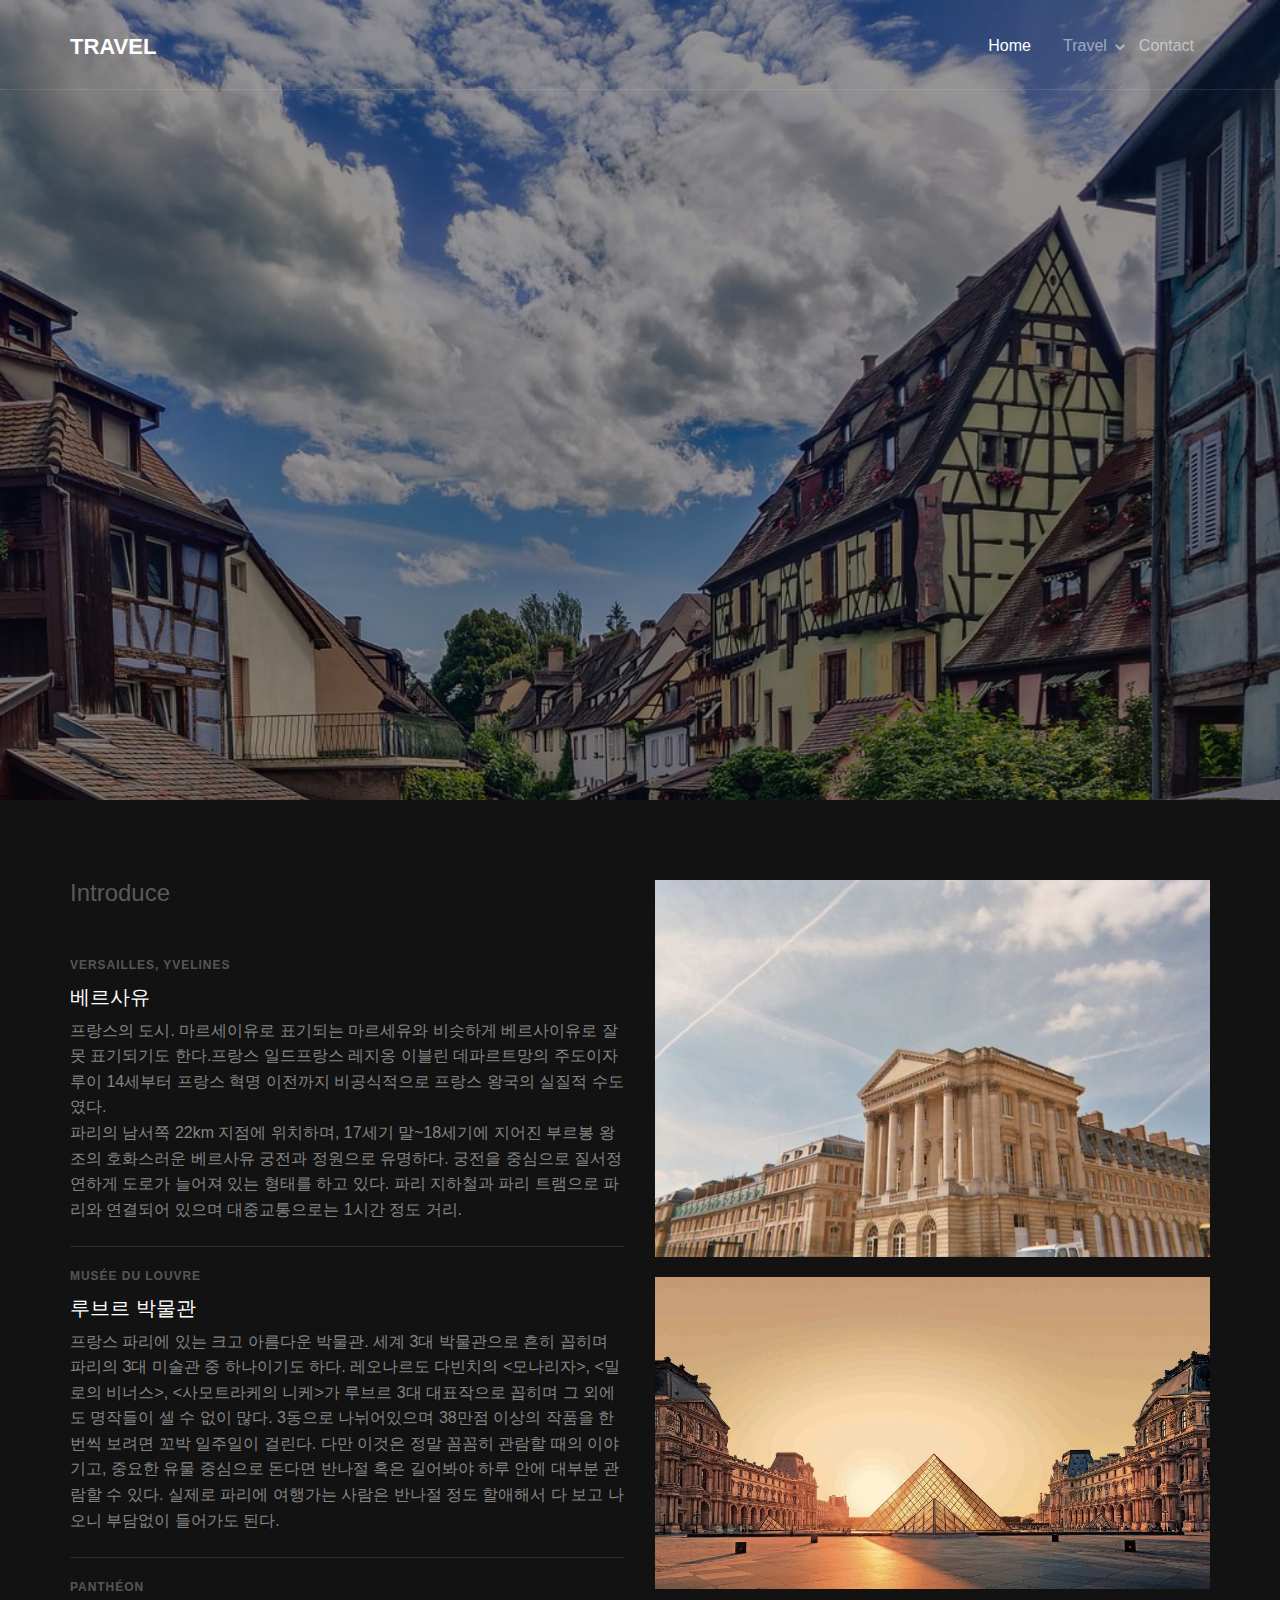
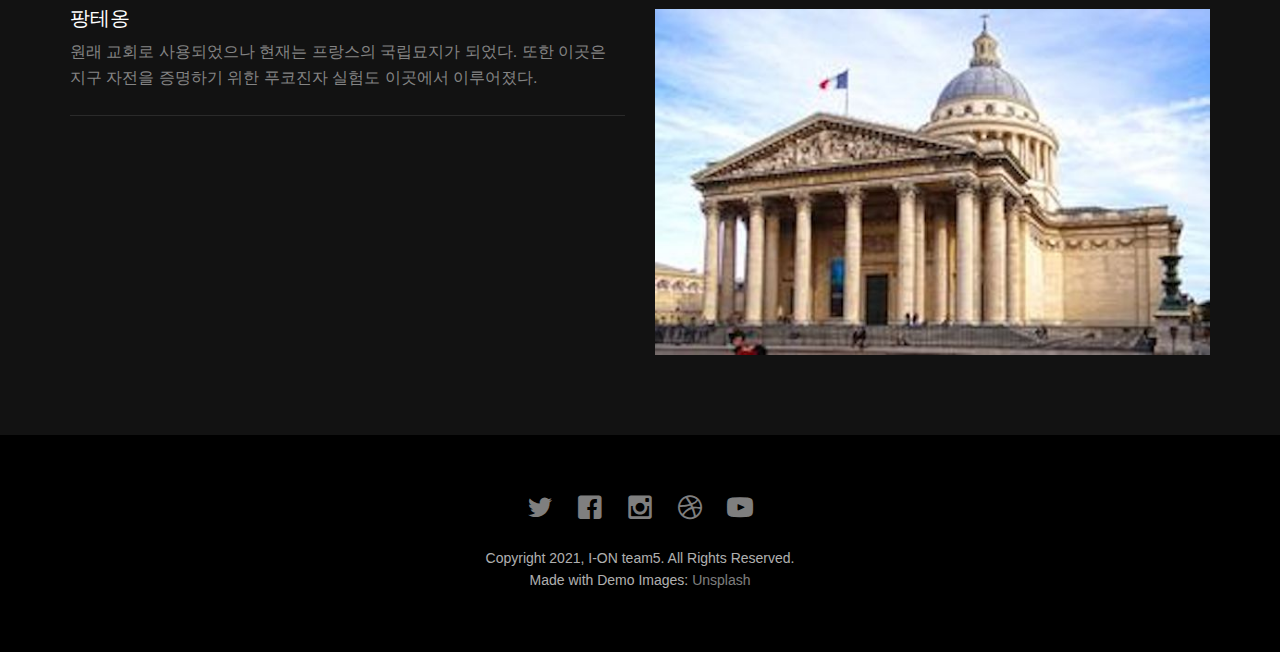
<file: html/page05.html>
<!DOCTYPE html>
<html class="no-js" lang="ko">

<head>
	<meta charset="utf-8">
	<meta http-equiv="X-UA-Compatible" content="IE=chrome">
	<title>5팀 - France</title>
	<meta name="viewport" content="width=device-width, initial-scale=1">

	<!-- Place favicon.ico and apple-touch-icon.png in the root directory -->
	<link rel="shortcut icon" href="../favicon.ico">

	<!-- Animate.css -->
	<link rel="stylesheet" href="../css/animate.css">
	<!-- Icomoon Icon Fonts-->
	<link rel="stylesheet" href="../css/icomoon.css">
	<!-- Bootstrap  -->
	<link rel="stylesheet" href="../css/bootstrap.css">
	<!-- Superfish -->
	<link rel="stylesheet" href="../css/superfish.css">

	<link rel="stylesheet" href="../css/style.css">

	<!-- Modernizr JS -->
	<script src="../js/modernizr-2.6.2.min.js"></script>
</head>

<body>
	<div id="fh5co-wrapper">
		<div id="fh5co-page">
			<div id="fh5co-header">
				<header id="fh5co-header-section">
					<div class="container">
						<div class="nav-header">
							<a href="#" class="js-fh5co-nav-toggle fh5co-nav-toggle"><i></i></a>
							<h1 id="fh5co-logo"><a href="../index.html">Travel</a></h1>
							<!-- START #fh5co-menu-wrap -->
							<nav id="fh5co-menu-wrap" role="navigation">
								<ul class="sf-menu" id="fh5co-primary-menu">
									<li class="active">
										<a href="../index.html">Home</a>
									</li>
									<li>
										<a href="#" class="fh5co-sub-ddown">Travel</a>
										<ul class="fh5co-sub-menu">
											<li><a href="./page01.html">New York</a></li>
											<li><a href="./page02.html">Los Angeles</a></li>
											<li><a href="./page03.html">Canada</a></li>
											<li><a href="./page04.html">Taipei</a></li>
											<li><a href="./page05.html">France</a></li>
											<li><a href="./page6/japan.html">Japan</a></li>
											<li><a href="./page7/australia.html">Australia</a></li>
											<li><a href="./page08.html">Vancouver</a></li>
											<li><a href="./page09.html">Vladivostok</a></li>
										</ul>
									</li>
									<li><a href="../contact.html">Contact</a></li>
								</ul>
							</nav>
						</div>
					</div>
				</header>
			</div>

			<div class="fh5co-hero">
				<div class="fh5co-overlay"></div>
				<!-- 이미지 url 바꾸면 됨. -->
				<div class="fh5co-cover text-center" data-stellar-background-ratio="0.5"
					style="background-image: url(../images/page05/cover_bg_1.jpeg);">
					<div class="desc animate-box">
						<!-- 여행지 이름 바꾸면 됨. -->
						<h2>France</h2>
						<span><a class="btn btn-primary btn-lg" href="#target">Get Started</a></span>
					</div>
				</div>
			</div>

			<div class="fh5co-section">
				<div class="container">
					<a name="target"></a>
					<div class="row">
						<div class="col-md-6 fh5co-news">
							<h3>Introduce</h3>
							<ul>
								<!-- 리스트 내 요소 변경하고, 더 추가해도 됨. -->
								<li>
									<a>
										<span class="fh5co-date">Versailles, Yvelines</span>
										<h3>베르사유</h3>
										<p>
											프랑스의 도시. 마르세이유로 표기되는 마르세유와 비슷하게 베르사이유로 잘못 표기되기도 한다.프랑스 일드프랑스 레지옹 이블린 데파르트망의
											주도이자 루이 14세부터 프랑스 혁명 이전까지 비공식적으로 프랑스 왕국의 실질적 수도였다.<br>
											파리의 남서쪽 22km 지점에 위치하며, 17세기 말~18세기에 지어진 부르봉 왕조의 호화스러운 베르사유 궁전과 정원으로 유명하다.
											궁전을 중심으로 질서정연하게 도로가 늘어져 있는 형태를 하고 있다. 파리 지하철과 파리 트램으로 파리와 연결되어 있으며 대중교통으로는
											1시간 정도 거리.
										</p>
									</a>
								</li>
								<li>
									<a>
										<span class="fh5co-date">Musée du Louvre</span>
										<h3>루브르 박물관</h3>
										<p>
											프랑스 파리에 있는 크고 아름다운 박물관. 세계 3대 박물관으로 흔히 꼽히며 파리의 3대 미술관 중 하나이기도 하다. 레오나르도 다빈치의
											&lt;모나리자&gt;, &lt;밀로의 비너스&gt;, &lt;사모트라케의 니케&gt;가 루브르 3대 대표작으로 꼽히며 그 외에도
											명작들이 셀 수 없이 많다. 3동으로 나뉘어있으며 38만점 이상의 작품을 한번씩 보려면 꼬박 일주일이 걸린다. 다만 이것은 정말 꼼꼼히
											관람할 때의 이야기고, 중요한 유물 중심으로 돈다면 반나절 혹은 길어봐야 하루 안에 대부분 관람할 수 있다. 실제로 파리에 여행가는
											사람은 반나절 정도 할애해서 다 보고 나오니 부담없이 들어가도 된다.
										</p>
									</a>
								</li>
								<li>
									<a>
										<span class="fh5co-date">Panthéon</span>
										<h3>팡테옹</h3>
										<p>
											원래 교회로 사용되었으나 현재는 프랑스의 국립묘지가 되었다. 또한 이곳은 지구 자전을 증명하기 위한 푸코진자 실험도 이곳에서 이루어졌다.
										</p>
									</a>
								</li>
							</ul>
						</div>
						<div class="col-md-6 fh5co-testimonial">
							<!-- 이미지 변경하고, 더 추가 해도됨. -->
							<img src="../images/page05/img-1.jpg" alt="Free HTML5 Bootstrap Template by FreeHTML5.co"
								class="img-responsive mb20">
							<img src="../images/page05/img-2.jpg" alt="Free HTML5 Bootstrap Template by FreeHTML5.co"
								class="img-responsive mb20">
							<img src="../images/page05/img-3.jpg" alt="Free HTML5 Bootstrap Template by FreeHTML5.co"
								class="img-responsive">
						</div>
					</div>
				</div>
			</div>

			<footer>
				<div id="footer">
					<div class="container">
						<div class="row">
							<div class="col-md-6 col-md-offset-3 text-center">
								<p class="fh5co-social-icons">
									<a href="#"><i class="icon-twitter2"></i></a>
									<a href="#"><i class="icon-facebook2"></i></a>
									<a href="#"><i class="icon-instagram"></i></a>
									<a href="#"><i class="icon-dribbble2"></i></a>
									<a href="#"><i class="icon-youtube"></i></a>
								</p>
								<p>Copyright 2021, I-ON team5. All Rights Reserved. <br>
									Made with Demo Images: <a href="https://unsplash.com/" target="_blank">Unsplash</a>
								</p>
							</div>
						</div>
					</div>
				</div>
			</footer>
		</div>
		<!-- END fh5co-page -->
	</div>
	<!-- END fh5co-wrapper -->


	<!-- jQuery -->
	<script src="../js/jquery.min.js"></script>
	<!-- jQuery Easing -->
	<script src="../js/jquery.easing.1.3.js"></script>
	<!-- Bootstrap -->
	<script src="../js/bootstrap.min.js"></script>
	<!-- Waypoints -->
	<script src="../js/jquery.waypoints.min.js"></script>
	<!-- Stellar -->
	<script src="../js/jquery.stellar.min.js"></script>
	<!-- Superfish -->
	<script src="../js/hoverIntent.js"></script>
	<script src="../js/superfish.js"></script>


	<!-- Main JS -->
	<script src="../js/main.js"></script>
</body>

</html>
</file>
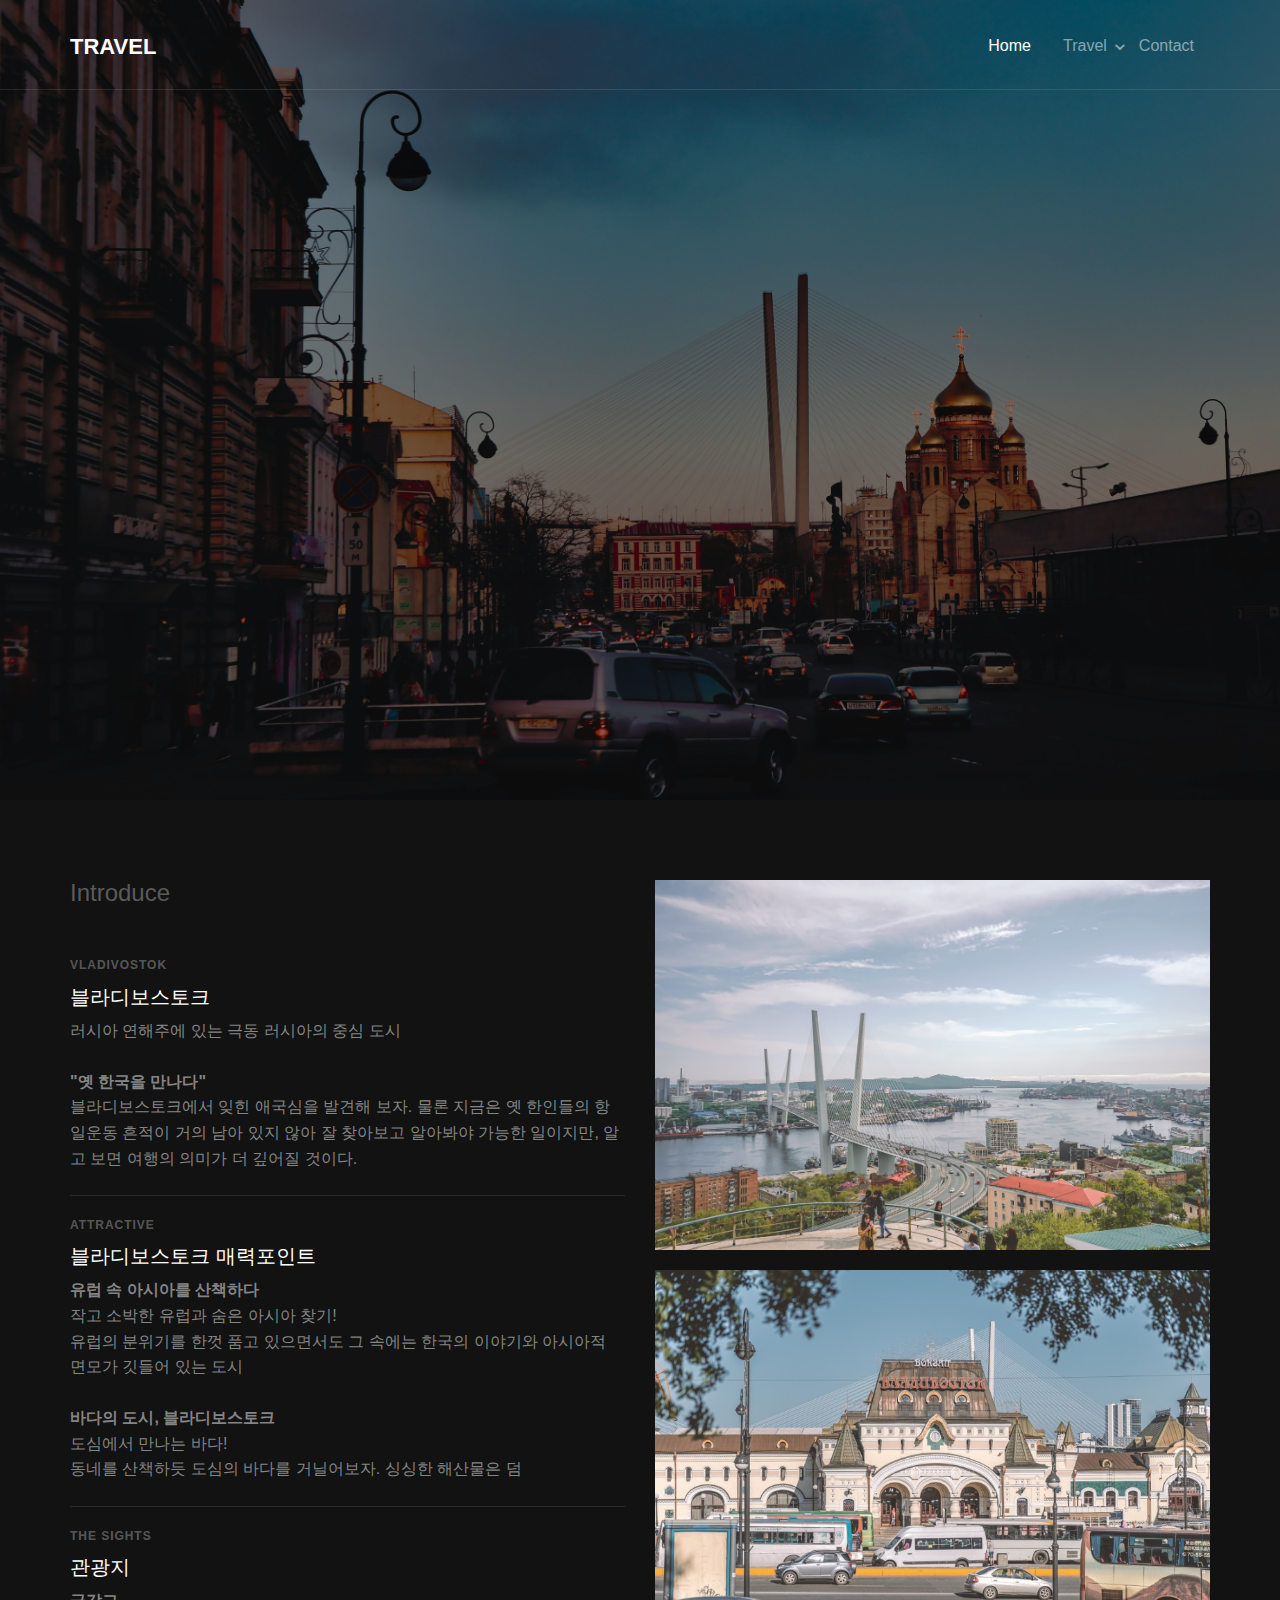
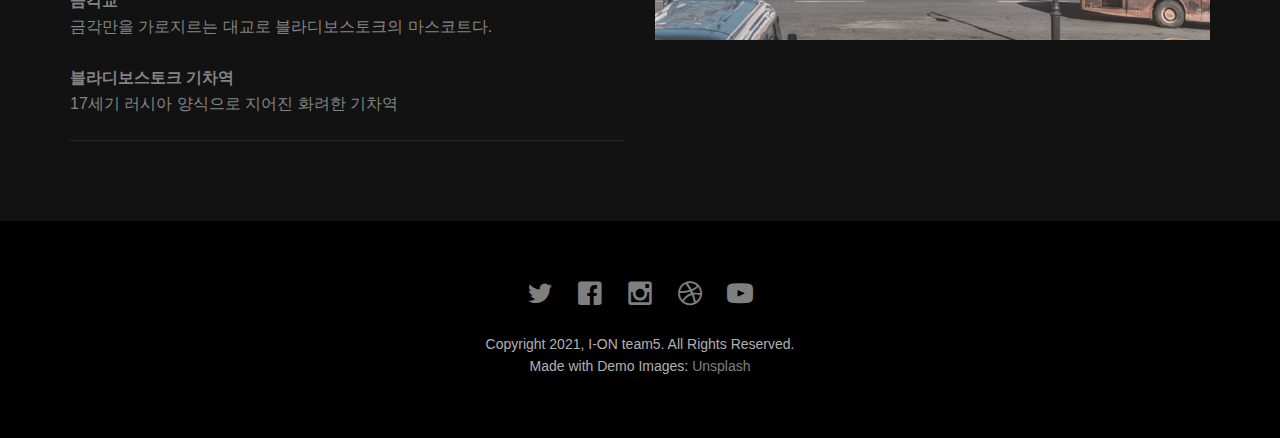
<file: html/page09.html>
<!DOCTYPE html>
<html class="no-js" lang="ko">

<head>
	<meta charset="utf-8">
	<meta http-equiv="X-UA-Compatible" content="IE=chrome">
	<title>5팀 - Vladivostok</title>
	<meta name="viewport" content="width=device-width, initial-scale=1">

	<!-- Place favicon.ico and apple-touch-icon.png in the root directory -->
	<link rel="shortcut icon" href="../favicon.ico">

	<!-- Animate.css -->
	<link rel="stylesheet" href="../css/animate.css">
	<!-- Icomoon Icon Fonts-->
	<link rel="stylesheet" href="../css/icomoon.css">
	<!-- Bootstrap  -->
	<link rel="stylesheet" href="../css/bootstrap.css">
	<!-- Superfish -->
	<link rel="stylesheet" href="../css/superfish.css">

	<link rel="stylesheet" href="../css/style.css">

	<!-- Modernizr JS -->
	<script src="../js/modernizr-2.6.2.min.js"></script>
</head>

<body>
	<div id="fh5co-wrapper">
		<div id="fh5co-page">
			<div id="fh5co-header">
				<header id="fh5co-header-section">
					<div class="container">
						<div class="nav-header">
							<a href="#" class="js-fh5co-nav-toggle fh5co-nav-toggle"><i></i></a>
							<h1 id="fh5co-logo"><a href="../index.html">Travel</a></h1>
							<!-- START #fh5co-menu-wrap -->
							<nav id="fh5co-menu-wrap" role="navigation">
								<ul class="sf-menu" id="fh5co-primary-menu">
									<li class="active">
										<a href="../index.html">Home</a>
									</li>
									<li>
										<a href="#" class="fh5co-sub-ddown">Travel</a>
										<ul class="fh5co-sub-menu">
											<li><a href="./page01.html">New York</a></li>
											<li><a href="./page02.html">Los Angeles</a></li>
											<li><a href="./page03.html">Canada</a></li>
											<li><a href="./page04.html">Taipei</a></li>
											<li><a href="./page05.html">France</a></li>
											<li><a href="./page6/japan.html">Japan</a></li>
											<li><a href="./page7/australia.html">Australia</a></li>
											<li><a href="./page08.html">Vancouver</a></li>
											<li><a href="./page09.html">Vladivostok</a></li>
										</ul>
									</li>
									<li><a href="../contact.html">Contact</a></li>
								</ul>
							</nav>
						</div>
					</div>
				</header>
			</div>

			<div class="fh5co-hero">
				<div class="fh5co-overlay"></div>
				<!-- 이미지 url 바꾸면 됨. -->
				<div class="fh5co-cover text-center" data-stellar-background-ratio="0.5"
					style="background-image: url(../images/page09/cover_bg.jpg);">
					<div class="desc animate-box">
						<!-- 여행지 이름 바꾸면 됨. -->
						<h2>Vladivostok</h2>
						<span><a class="btn btn-primary btn-lg" href="#target">Get Started</a></span>
					</div>
				</div>
			</div>

			<div class="fh5co-section">
				<div class="container">
					<a name="target"></a>
					<div class="row">
						<div class="col-md-6 fh5co-news">
							<h3>Introduce</h3>
							<ul>
								<!-- 리스트 내 요소 변경하고, 더 추가해도 됨. -->
								<li>
									<a>
										<span class="fh5co-date">Vladivostok</span>
										<h3>블라디보스토크</h3>
										<p>
											러시아 연해주에 있는 극동 러시아의 중심 도시<br><br>
											<b>"옛 한국을 만나다"</b><br>
											블라디보스토크에서 잊힌 애국심을 발견해 보자.
											물론 지금은 옛 한인들의 항일운동 흔적이 거의 남아 있지 않아 잘 찾아보고
											알아봐야 가능한 일이지만, 알고 보면 여행의 의미가 더 깊어질 것이다.<br>
										</p>
									</a>
								</li>
								<li>
									<a>
										<span class="fh5co-date">Attractive</span>
										<h3>블라디보스토크 매력포인트</h3>
										<p>
											<b>유럽 속 아시아를 산책하다</b><br>
											작고 소박한 유럽과 숨은 아시아 찾기!<br>
											유럽의 분위기를 한껏 품고 있으면서도 그 속에는 한국의 이야기와 아시아적 면모가 깃들어 있는 도시
											<br><br>
											<b>바다의 도시, 블라디보스토크</b><br>
											도심에서 만나는 바다!<br>
											동네를 산책하듯 도심의 바다를 거닐어보자. 싱싱한 해산물은 덤
										</p>
									</a>
								</li>
								<li>
									<a>
										<span class="fh5co-date">The sights</span>
										<h3>관광지</h3>
										<p>
											<b>금각교</b><br>
											금각만을 가로지르는 대교로 블라디보스토크의 마스코트다.<br><br>

											<b>블라디보스토크 기차역</b><br>
											17세기 러시아 양식으로 지어진 화려한 기차역
										</p>
									</a>
								</li>
							</ul>
						</div>
						<div class="col-md-6 fh5co-testimonial">
							<!-- 이미지 변경하고, 더 추가 해도됨. -->
							<img src="../images/page09/img-1.jpg" alt="Free HTML5 Bootstrap Template by FreeHTML5.co"
								class="img-responsive mb20">
							<!-- <img src="../images/page09/img-2.jpg" alt="Free HTML5 Bootstrap Template by FreeHTML5.co"
								class="img-responsive"> -->
							<img src="../images/page09/img-2.jpg" alt="Free HTML5 Bootstrap Template by FreeHTML5.co"
								class="img-responsive">
						</div>
					</div>
				</div>
			</div>

			<footer>
				<div id="footer">
					<div class="container">
						<div class="row">
							<div class="col-md-6 col-md-offset-3 text-center">
								<p class="fh5co-social-icons">
									<a href="#"><i class="icon-twitter2"></i></a>
									<a href="#"><i class="icon-facebook2"></i></a>
									<a href="#"><i class="icon-instagram"></i></a>
									<a href="#"><i class="icon-dribbble2"></i></a>
									<a href="#"><i class="icon-youtube"></i></a>
								</p>
								<p>Copyright 2021, I-ON team5. All Rights Reserved. <br>
									Made with Demo Images: <a href="https://unsplash.com/" target="_blank">Unsplash</a>
								</p>
							</div>
						</div>
					</div>
				</div>
			</footer>
		</div>
		<!-- END fh5co-page -->
	</div>
	<!-- END fh5co-wrapper -->


	<!-- jQuery -->
	<script src="../js/jquery.min.js"></script>
	<!-- jQuery Easing -->
	<script src="../js/jquery.easing.1.3.js"></script>
	<!-- Bootstrap -->
	<script src="../js/bootstrap.min.js"></script>
	<!-- Waypoints -->
	<script src="../js/jquery.waypoints.min.js"></script>
	<!-- Stellar -->
	<script src="../js/jquery.stellar.min.js"></script>
	<!-- Superfish -->
	<script src="../js/hoverIntent.js"></script>
	<script src="../js/superfish.js"></script>


	<!-- Main JS -->
	<script src="../js/main.js"></script>
</body>

</html>
</file>
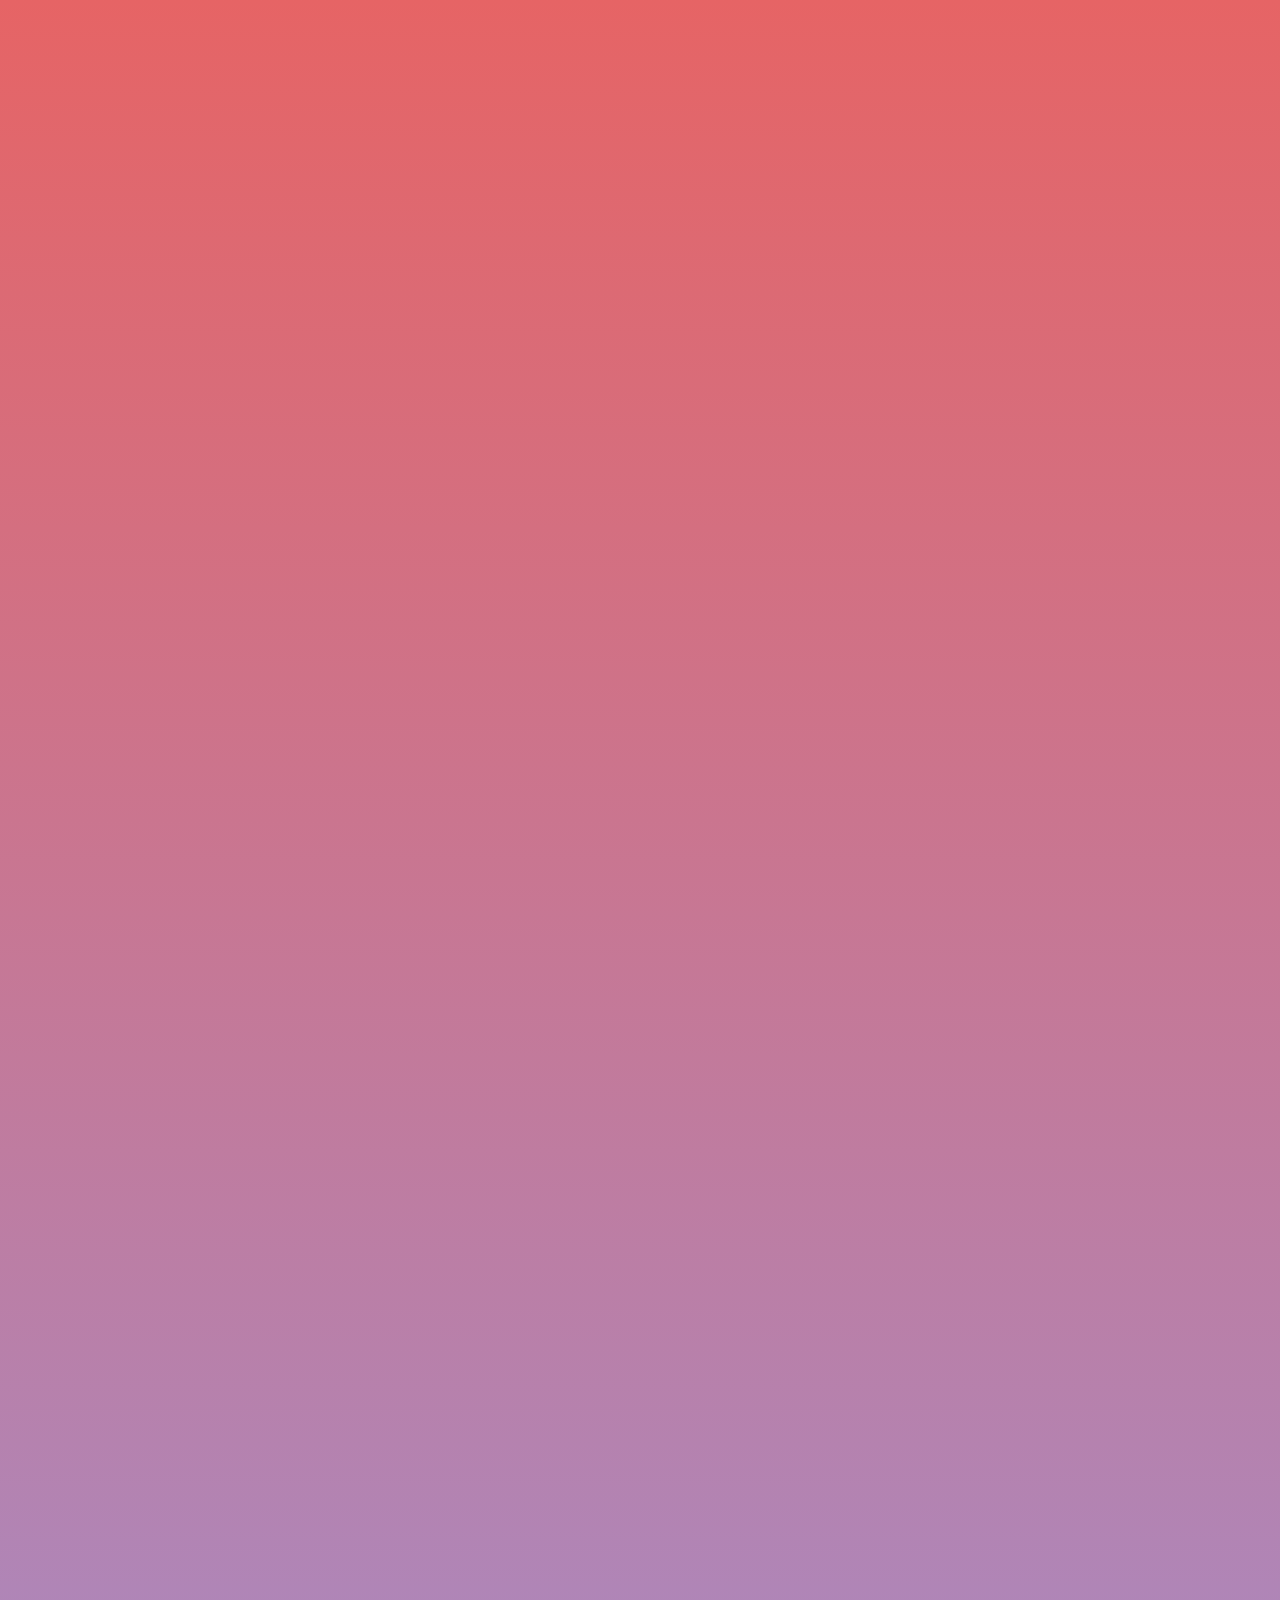
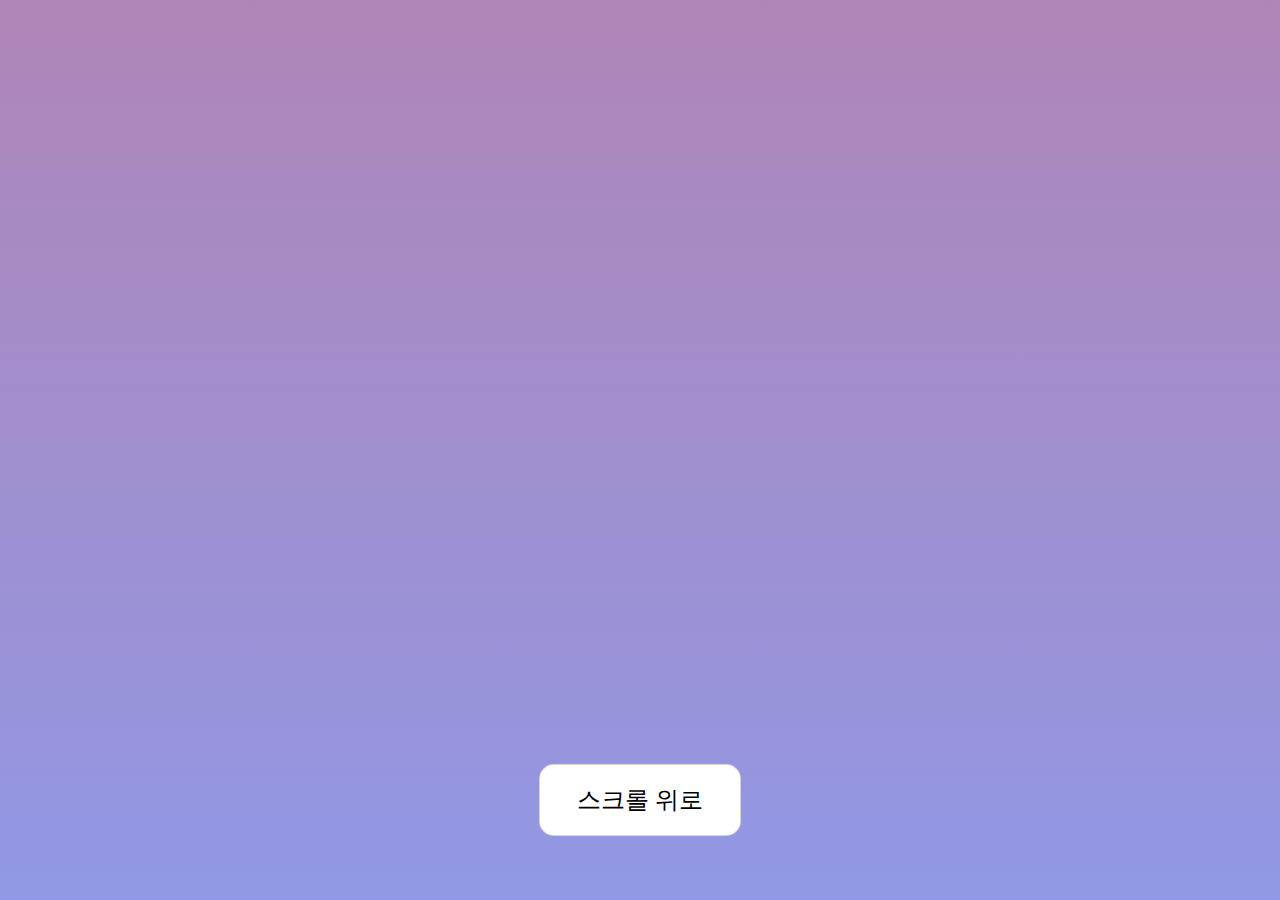
<file: html/page6/map.html>
<!DOCTYPE html>
<html lang="ko">
<head>
    <meta charset="UTF-8">
    <meta http-equiv="X-UA-Compatible" content="IE=edge">
    <meta name="viewport" content="width=device-width, initial-scale=1.0">
    <title>Document</title>
    <script>
        document.body.scrollTop = 0;
    </script>
    <script>
        function test() {
            document.body.scrollTop = 0;
        }
    </script>
    <style>
    body {
        width: 100%;
        height: 2500px;
        margin: 0;
        padding: 0;
        background: linear-gradient(#e66465, #9198e5);
        position: relative;
    }
  
    body div {
        position: absolute;
        width: 200px;
        height: 70px;
        line-height: 70px;
        text-align: center;
        font-size: 24px;
        top: 2400px;
        left: 50%;
        transform: translate(-50%, -50%);
        background-color: #ffffff;
        border-radius: 15px;
        border: 1px solid rgba(0, 0, 0, 0.15);
        cursor: pointer;
    }
</style>
</head>
<body>

    <div onclick="test()">스크롤 위로</div>
    

</body>

</html>
</file>
<file: css/icomoon.css>
@font-face {
    font-family: 'icomoon';
    src: url('fonts/icomoon.eot?1oniuf');
    src: url('fonts/icomoon.eot?1oniuf#iefix') format('embedded-opentype'),
        url('fonts/icomoon.ttf?1oniuf') format('truetype'),
        url('fonts/icomoon.woff?1oniuf') format('woff'),
        url('fonts/icomoon.svg?1oniuf#icomoon') format('svg');
    font-weight: normal;
    font-style: normal;
}

[class^="icon-"],
[class*=" icon-"] {
    /* use !important to prevent issues with browser extensions that change fonts */
    font-family: 'icomoon' !important;
    speak: none;
    font-style: normal;
    font-weight: normal;
    font-variant: normal;
    text-transform: none;
    line-height: 1;

    /* Better Font Rendering =========== */
    -webkit-font-smoothing: antialiased;
    -moz-osx-font-smoothing: grayscale;
}

.icon-mobile:before {
    content: "\e000";
}

.icon-laptop:before {
    content: "\e001";
}

.icon-desktop:before {
    content: "\e002";
}

.icon-tablet:before {
    content: "\e003";
}

.icon-phone:before {
    content: "\e004";
}

.icon-document:before {
    content: "\e005";
}

.icon-documents:before {
    content: "\e006";
}

.icon-search:before {
    content: "\e007";
}

.icon-clipboard:before {
    content: "\e008";
}

.icon-newspaper:before {
    content: "\e009";
}

.icon-notebook:before {
    content: "\e00a";
}

.icon-book-open:before {
    content: "\e00b";
}

.icon-browser:before {
    content: "\e00c";
}

.icon-calendar:before {
    content: "\e00d";
}

.icon-presentation:before {
    content: "\e00e";
}

.icon-picture:before {
    content: "\e00f";
}

.icon-pictures:before {
    content: "\e010";
}

.icon-video:before {
    content: "\e011";
}

.icon-camera:before {
    content: "\e012";
}

.icon-printer:before {
    content: "\e013";
}

.icon-toolbox:before {
    content: "\e014";
}

.icon-briefcase:before {
    content: "\e015";
}

.icon-wallet:before {
    content: "\e016";
}

.icon-gift:before {
    content: "\e017";
}

.icon-bargraph:before {
    content: "\e018";
}

.icon-grid:before {
    content: "\e019";
}

.icon-expand:before {
    content: "\e01a";
}

.icon-focus:before {
    content: "\e01b";
}

.icon-edit:before {
    content: "\e01c";
}

.icon-adjustments:before {
    content: "\e01d";
}

.icon-ribbon:before {
    content: "\e01e";
}

.icon-hourglass:before {
    content: "\e01f";
}

.icon-lock:before {
    content: "\e020";
}

.icon-megaphone:before {
    content: "\e021";
}

.icon-shield:before {
    content: "\e022";
}

.icon-trophy:before {
    content: "\e023";
}

.icon-flag:before {
    content: "\e024";
}

.icon-map:before {
    content: "\e025";
}

.icon-puzzle:before {
    content: "\e026";
}

.icon-basket:before {
    content: "\e027";
}

.icon-envelope:before {
    content: "\e028";
}

.icon-streetsign:before {
    content: "\e029";
}

.icon-telescope:before {
    content: "\e02a";
}

.icon-gears:before {
    content: "\e02b";
}

.icon-key:before {
    content: "\e02c";
}

.icon-paperclip:before {
    content: "\e02d";
}

.icon-attachment:before {
    content: "\e02e";
}

.icon-pricetags:before {
    content: "\e02f";
}

.icon-lightbulb:before {
    content: "\e030";
}

.icon-layers:before {
    content: "\e031";
}

.icon-pencil:before {
    content: "\e032";
}

.icon-tools:before {
    content: "\e033";
}

.icon-tools-2:before {
    content: "\e034";
}

.icon-scissors:before {
    content: "\e035";
}

.icon-paintbrush:before {
    content: "\e036";
}

.icon-magnifying-glass:before {
    content: "\e037";
}

.icon-circle-compass:before {
    content: "\e038";
}

.icon-linegraph:before {
    content: "\e039";
}

.icon-mic:before {
    content: "\e03a";
}

.icon-strategy:before {
    content: "\e03b";
}

.icon-beaker:before {
    content: "\e03c";
}

.icon-caution:before {
    content: "\e03d";
}

.icon-recycle:before {
    content: "\e03e";
}

.icon-anchor:before {
    content: "\e03f";
}

.icon-profile-male:before {
    content: "\e040";
}

.icon-profile-female:before {
    content: "\e041";
}

.icon-bike:before {
    content: "\e042";
}

.icon-wine:before {
    content: "\e043";
}

.icon-hotairballoon:before {
    content: "\e044";
}

.icon-globe:before {
    content: "\e045";
}

.icon-genius:before {
    content: "\e046";
}

.icon-map-pin:before {
    content: "\e047";
}

.icon-dial:before {
    content: "\e048";
}

.icon-chat:before {
    content: "\e049";
}

.icon-heart:before {
    content: "\e04a";
}

.icon-cloud:before {
    content: "\e04b";
}

.icon-upload:before {
    content: "\e04c";
}

.icon-download:before {
    content: "\e04d";
}

.icon-target:before {
    content: "\e04e";
}

.icon-hazardous:before {
    content: "\e04f";
}

.icon-piechart:before {
    content: "\e050";
}

.icon-speedometer:before {
    content: "\e051";
}

.icon-global:before {
    content: "\e052";
}

.icon-compass:before {
    content: "\e053";
}

.icon-lifesaver:before {
    content: "\e054";
}

.icon-clock:before {
    content: "\e055";
}

.icon-aperture:before {
    content: "\e056";
}

.icon-quote:before {
    content: "\e057";
}

.icon-scope:before {
    content: "\e058";
}

.icon-alarmclock:before {
    content: "\e059";
}

.icon-refresh:before {
    content: "\e05a";
}

.icon-happy:before {
    content: "\e05b";
}

.icon-sad:before {
    content: "\e05c";
}

.icon-facebook:before {
    content: "\e05d";
}

.icon-twitter:before {
    content: "\e05e";
}

.icon-googleplus:before {
    content: "\e05f";
}

.icon-rss:before {
    content: "\e060";
}

.icon-tumblr:before {
    content: "\e061";
}

.icon-linkedin:before {
    content: "\e062";
}

.icon-dribbble:before {
    content: "\e063";
}

.icon-box2:before {
    content: "\ea82";
}

.icon-write:before {
    content: "\ea83";
}

.icon-clock2:before {
    content: "\ea84";
}

.icon-reply2:before {
    content: "\ea85";
}

.icon-reply-all2:before {
    content: "\ea86";
}

.icon-forward2:before {
    content: "\ea87";
}

.icon-flag2:before {
    content: "\ea88";
}

.icon-search2:before {
    content: "\ea89";
}

.icon-trash2:before {
    content: "\ea8a";
}

.icon-envelope2:before {
    content: "\ea8b";
}

.icon-bubble:before {
    content: "\ea8c";
}

.icon-bubbles:before {
    content: "\ea8d";
}

.icon-user2:before {
    content: "\ea8e";
}

.icon-users2:before {
    content: "\ea8f";
}

.icon-cloud2:before {
    content: "\ea90";
}

.icon-download2:before {
    content: "\ea91";
}

.icon-upload2:before {
    content: "\ea92";
}

.icon-rain:before {
    content: "\ea93";
}

.icon-sun:before {
    content: "\ea94";
}

.icon-moon2:before {
    content: "\ea95";
}

.icon-bell2:before {
    content: "\ea96";
}

.icon-folder2:before {
    content: "\ea97";
}

.icon-pin2:before {
    content: "\ea98";
}

.icon-sound2:before {
    content: "\ea99";
}

.icon-microphone:before {
    content: "\ea9a";
}

.icon-camera2:before {
    content: "\ea9b";
}

.icon-image2:before {
    content: "\ea9c";
}

.icon-cog2:before {
    content: "\ea9d";
}

.icon-calendar2:before {
    content: "\ea9e";
}

.icon-book2:before {
    content: "\ea9f";
}

.icon-map-marker:before {
    content: "\eaa0";
}

.icon-store:before {
    content: "\eaa1";
}

.icon-support:before {
    content: "\eaa2";
}

.icon-tag2:before {
    content: "\eaa3";
}

.icon-heart2:before {
    content: "\eaa4";
}

.icon-video-camera:before {
    content: "\eaa5";
}

.icon-trophy2:before {
    content: "\eaa6";
}

.icon-cart:before {
    content: "\eaa7";
}

.icon-eye2:before {
    content: "\eaa8";
}

.icon-cancel:before {
    content: "\eaa9";
}

.icon-chart:before {
    content: "\eaaa";
}

.icon-target2:before {
    content: "\eaab";
}

.icon-printer2:before {
    content: "\eaac";
}

.icon-location2:before {
    content: "\eaad";
}

.icon-bookmark2:before {
    content: "\eaae";
}

.icon-monitor:before {
    content: "\eaaf";
}

.icon-cross2:before {
    content: "\eab0";
}

.icon-plus2:before {
    content: "\eab1";
}

.icon-left:before {
    content: "\eab2";
}

.icon-up:before {
    content: "\eab3";
}

.icon-browser2:before {
    content: "\eab4";
}

.icon-windows:before {
    content: "\eab5";
}

.icon-switch2:before {
    content: "\eab6";
}

.icon-dashboard:before {
    content: "\eab7";
}

.icon-play:before {
    content: "\eab8";
}

.icon-fast-forward:before {
    content: "\eab9";
}

.icon-next:before {
    content: "\eaba";
}

.icon-refresh2:before {
    content: "\eabb";
}

.icon-film:before {
    content: "\eabc";
}

.icon-home2:before {
    content: "\eabd";
}

.icon-add-to-list:before {
    content: "\e901";
}

.icon-classic-computer:before {
    content: "\e902";
}

.icon-controller-fast-backward:before {
    content: "\e903";
}

.icon-creative-commons-attribution:before {
    content: "\e904";
}

.icon-creative-commons-noderivs:before {
    content: "\e905";
}

.icon-creative-commons-noncommercial-eu:before {
    content: "\e906";
}

.icon-creative-commons-noncommercial-us:before {
    content: "\e907";
}

.icon-creative-commons-public-domain:before {
    content: "\e908";
}

.icon-creative-commons-remix:before {
    content: "\e909";
}

.icon-creative-commons-share:before {
    content: "\e90a";
}

.icon-creative-commons-sharealike:before {
    content: "\e90b";
}

.icon-creative-commons:before {
    content: "\e90c";
}

.icon-document-landscape:before {
    content: "\e90d";
}

.icon-remove-user:before {
    content: "\e90e";
}

.icon-warning:before {
    content: "\e90f";
}

.icon-arrow-bold-down:before {
    content: "\e910";
}

.icon-arrow-bold-left:before {
    content: "\e911";
}

.icon-arrow-bold-right:before {
    content: "\e912";
}

.icon-arrow-bold-up:before {
    content: "\e913";
}

.icon-arrow-down:before {
    content: "\e914";
}

.icon-arrow-left:before {
    content: "\e915";
}

.icon-arrow-long-down:before {
    content: "\e916";
}

.icon-arrow-long-left:before {
    content: "\e917";
}

.icon-arrow-long-right:before {
    content: "\e918";
}

.icon-arrow-long-up:before {
    content: "\e919";
}

.icon-arrow-right:before {
    content: "\e91a";
}

.icon-arrow-up:before {
    content: "\e91b";
}

.icon-arrow-with-circle-down:before {
    content: "\e91c";
}

.icon-arrow-with-circle-left:before {
    content: "\e91d";
}

.icon-arrow-with-circle-right:before {
    content: "\e91e";
}

.icon-arrow-with-circle-up:before {
    content: "\e91f";
}

.icon-bookmark:before {
    content: "\e920";
}

.icon-bookmarks:before {
    content: "\e921";
}

.icon-chevron-down:before {
    content: "\e922";
}

.icon-chevron-left:before {
    content: "\e923";
}

.icon-chevron-right:before {
    content: "\e924";
}

.icon-chevron-small-down:before {
    content: "\e925";
}

.icon-chevron-small-left:before {
    content: "\e926";
}

.icon-chevron-small-right:before {
    content: "\e927";
}

.icon-chevron-small-up:before {
    content: "\e928";
}

.icon-chevron-thin-down:before {
    content: "\e929";
}

.icon-chevron-thin-left:before {
    content: "\e92a";
}

.icon-chevron-thin-right:before {
    content: "\e92b";
}

.icon-chevron-thin-up:before {
    content: "\e92c";
}

.icon-chevron-up:before {
    content: "\e92d";
}

.icon-chevron-with-circle-down:before {
    content: "\e92e";
}

.icon-chevron-with-circle-left:before {
    content: "\e92f";
}

.icon-chevron-with-circle-right:before {
    content: "\e930";
}

.icon-chevron-with-circle-up:before {
    content: "\e931";
}

.icon-cloud3:before {
    content: "\e932";
}

.icon-controller-fast-forward:before {
    content: "\e933";
}

.icon-controller-jump-to-start:before {
    content: "\e934";
}

.icon-controller-next:before {
    content: "\e935";
}

.icon-controller-paus:before {
    content: "\e936";
}

.icon-controller-play:before {
    content: "\e937";
}

.icon-controller-record:before {
    content: "\e938";
}

.icon-controller-stop:before {
    content: "\e939";
}

.icon-controller-volume:before {
    content: "\e93a";
}

.icon-dot-single:before {
    content: "\e93b";
}

.icon-dots-three-horizontal:before {
    content: "\e93c";
}

.icon-dots-three-vertical:before {
    content: "\e93d";
}

.icon-dots-two-horizontal:before {
    content: "\e93e";
}

.icon-dots-two-vertical:before {
    content: "\e93f";
}

.icon-download3:before {
    content: "\e940";
}

.icon-emoji-flirt:before {
    content: "\e941";
}

.icon-flow-branch:before {
    content: "\e942";
}

.icon-flow-cascade:before {
    content: "\e943";
}

.icon-flow-line:before {
    content: "\e944";
}

.icon-flow-parallel:before {
    content: "\e945";
}

.icon-flow-tree:before {
    content: "\e946";
}

.icon-install:before {
    content: "\e947";
}

.icon-layers2:before {
    content: "\e948";
}

.icon-open-book:before {
    content: "\e949";
}

.icon-resize-100:before {
    content: "\e94a";
}

.icon-resize-full-screen:before {
    content: "\e94b";
}

.icon-save:before {
    content: "\e94c";
}

.icon-select-arrows:before {
    content: "\e94d";
}

.icon-sound-mute:before {
    content: "\e94e";
}

.icon-sound:before {
    content: "\e94f";
}

.icon-trash:before {
    content: "\e950";
}

.icon-triangle-down:before {
    content: "\e951";
}

.icon-triangle-left:before {
    content: "\e952";
}

.icon-triangle-right:before {
    content: "\e953";
}

.icon-triangle-up:before {
    content: "\e954";
}

.icon-uninstall:before {
    content: "\e955";
}

.icon-upload-to-cloud:before {
    content: "\e956";
}

.icon-upload3:before {
    content: "\e957";
}

.icon-add-user:before {
    content: "\e958";
}

.icon-address:before {
    content: "\e959";
}

.icon-adjust:before {
    content: "\e95a";
}

.icon-air:before {
    content: "\e95b";
}

.icon-aircraft-landing:before {
    content: "\e95c";
}

.icon-aircraft-take-off:before {
    content: "\e95d";
}

.icon-aircraft:before {
    content: "\e95e";
}

.icon-align-bottom:before {
    content: "\e95f";
}

.icon-align-horizontal-middle:before {
    content: "\e960";
}

.icon-align-left:before {
    content: "\e961";
}

.icon-align-right:before {
    content: "\e962";
}

.icon-align-top:before {
    content: "\e963";
}

.icon-align-vertical-middle:before {
    content: "\e964";
}

.icon-archive:before {
    content: "\e965";
}

.icon-area-graph:before {
    content: "\e966";
}

.icon-attachment2:before {
    content: "\e967";
}

.icon-awareness-ribbon:before {
    content: "\e968";
}

.icon-back-in-time:before {
    content: "\e969";
}

.icon-back:before {
    content: "\e96a";
}

.icon-bar-graph:before {
    content: "\e96b";
}

.icon-battery:before {
    content: "\e96c";
}

.icon-beamed-note:before {
    content: "\e96d";
}

.icon-bell:before {
    content: "\e96e";
}

.icon-blackboard:before {
    content: "\e96f";
}

.icon-block:before {
    content: "\e970";
}

.icon-book:before {
    content: "\e971";
}

.icon-bowl:before {
    content: "\e972";
}

.icon-box:before {
    content: "\e973";
}

.icon-briefcase2:before {
    content: "\e974";
}

.icon-browser3:before {
    content: "\e975";
}

.icon-brush:before {
    content: "\e976";
}

.icon-bucket:before {
    content: "\e977";
}

.icon-cake:before {
    content: "\e978";
}

.icon-calculator:before {
    content: "\e979";
}

.icon-calendar3:before {
    content: "\e97a";
}

.icon-camera3:before {
    content: "\e97b";
}

.icon-ccw:before {
    content: "\e97c";
}

.icon-chat2:before {
    content: "\e97d";
}

.icon-check:before {
    content: "\e97e";
}

.icon-circle-with-cross:before {
    content: "\e97f";
}

.icon-circle-with-minus:before {
    content: "\e980";
}

.icon-circle-with-plus:before {
    content: "\e981";
}

.icon-circle:before {
    content: "\e982";
}

.icon-circular-graph:before {
    content: "\e983";
}

.icon-clapperboard:before {
    content: "\e984";
}

.icon-clipboard2:before {
    content: "\e985";
}

.icon-clock3:before {
    content: "\e986";
}

.icon-code:before {
    content: "\e987";
}

.icon-cog:before {
    content: "\e988";
}

.icon-colours:before {
    content: "\e989";
}

.icon-compass2:before {
    content: "\e98a";
}

.icon-copy:before {
    content: "\e98b";
}

.icon-credit-card:before {
    content: "\e98c";
}

.icon-credit:before {
    content: "\e98d";
}

.icon-cross:before {
    content: "\e98e";
}

.icon-cup:before {
    content: "\e98f";
}

.icon-cw:before {
    content: "\e990";
}

.icon-cycle:before {
    content: "\e991";
}

.icon-database:before {
    content: "\e992";
}

.icon-dial-pad:before {
    content: "\e993";
}

.icon-direction:before {
    content: "\e994";
}

.icon-document2:before {
    content: "\e995";
}

.icon-documents2:before {
    content: "\e996";
}

.icon-drink:before {
    content: "\e997";
}

.icon-drive:before {
    content: "\e998";
}

.icon-drop:before {
    content: "\e999";
}

.icon-edit2:before {
    content: "\e99a";
}

.icon-email:before {
    content: "\e99b";
}

.icon-emoji-happy:before {
    content: "\e99c";
}

.icon-emoji-neutral:before {
    content: "\e99d";
}

.icon-emoji-sad:before {
    content: "\e99e";
}

.icon-erase:before {
    content: "\e99f";
}

.icon-eraser:before {
    content: "\e9a0";
}

.icon-export:before {
    content: "\e9a1";
}

.icon-eye:before {
    content: "\e9a2";
}

.icon-feather:before {
    content: "\e9a3";
}

.icon-flag3:before {
    content: "\e9a4";
}

.icon-flash:before {
    content: "\e9a5";
}

.icon-flashlight:before {
    content: "\e9a6";
}

.icon-flat-brush:before {
    content: "\e9a7";
}

.icon-folder-images:before {
    content: "\e9a8";
}

.icon-folder-music:before {
    content: "\e9a9";
}

.icon-folder-video:before {
    content: "\e9aa";
}

.icon-folder:before {
    content: "\e9ab";
}

.icon-forward:before {
    content: "\e9ac";
}

.icon-funnel:before {
    content: "\e9ad";
}

.icon-game-controller:before {
    content: "\e9ae";
}

.icon-gauge:before {
    content: "\e9af";
}

.icon-globe2:before {
    content: "\e9b0";
}

.icon-graduation-cap:before {
    content: "\e9b1";
}

.icon-grid2:before {
    content: "\e9b2";
}

.icon-hair-cross:before {
    content: "\e9b3";
}

.icon-hand:before {
    content: "\e9b4";
}

.icon-heart-outlined:before {
    content: "\e9b5";
}

.icon-heart3:before {
    content: "\e9b6";
}

.icon-help-with-circle:before {
    content: "\e9b7";
}

.icon-help:before {
    content: "\e9b8";
}

.icon-home:before {
    content: "\e9b9";
}

.icon-hour-glass:before {
    content: "\e9ba";
}

.icon-image-inverted:before {
    content: "\e9bb";
}

.icon-image:before {
    content: "\e9bc";
}

.icon-images:before {
    content: "\e9bd";
}

.icon-inbox:before {
    content: "\e9be";
}

.icon-infinity:before {
    content: "\e9bf";
}

.icon-info-with-circle:before {
    content: "\e9c0";
}

.icon-info:before {
    content: "\e9c1";
}

.icon-key2:before {
    content: "\e9c2";
}

.icon-keyboard:before {
    content: "\e9c3";
}

.icon-lab-flask:before {
    content: "\e9c4";
}

.icon-landline:before {
    content: "\e9c5";
}

.icon-language:before {
    content: "\e9c6";
}

.icon-laptop2:before {
    content: "\e9c7";
}

.icon-leaf:before {
    content: "\e9c8";
}

.icon-level-down:before {
    content: "\e9c9";
}

.icon-level-up:before {
    content: "\e9ca";
}

.icon-lifebuoy:before {
    content: "\e9cb";
}

.icon-light-bulb:before {
    content: "\e9cc";
}

.icon-light-down:before {
    content: "\e9cd";
}

.icon-light-up:before {
    content: "\e9ce";
}

.icon-line-graph:before {
    content: "\e9cf";
}

.icon-link:before {
    content: "\e9d0";
}

.icon-list:before {
    content: "\e9d1";
}

.icon-location-pin:before {
    content: "\e9d2";
}

.icon-location:before {
    content: "\e9d3";
}

.icon-lock-open:before {
    content: "\e9d4";
}

.icon-lock2:before {
    content: "\e9d5";
}

.icon-log-out:before {
    content: "\e9d6";
}

.icon-login:before {
    content: "\e9d7";
}

.icon-loop:before {
    content: "\e9d8";
}

.icon-magnet:before {
    content: "\e9d9";
}

.icon-magnifying-glass2:before {
    content: "\e9da";
}

.icon-mail:before {
    content: "\e9db";
}

.icon-man:before {
    content: "\e9dc";
}

.icon-map2:before {
    content: "\e9dd";
}

.icon-mask:before {
    content: "\e9de";
}

.icon-medal:before {
    content: "\e9df";
}

.icon-megaphone2:before {
    content: "\e9e0";
}

.icon-menu:before {
    content: "\e9e1";
}

.icon-message:before {
    content: "\e9e2";
}

.icon-mic2:before {
    content: "\e9e3";
}

.icon-minus:before {
    content: "\e9e4";
}

.icon-mobile2:before {
    content: "\e9e5";
}

.icon-modern-mic:before {
    content: "\e9e6";
}

.icon-moon:before {
    content: "\e9e7";
}

.icon-mouse:before {
    content: "\e9e8";
}

.icon-music:before {
    content: "\e9e9";
}

.icon-network:before {
    content: "\e9ea";
}

.icon-new-message:before {
    content: "\e9eb";
}

.icon-new:before {
    content: "\e9ec";
}

.icon-news:before {
    content: "\e9ed";
}

.icon-note:before {
    content: "\e9ee";
}

.icon-notification:before {
    content: "\e9ef";
}

.icon-old-mobile:before {
    content: "\e9f0";
}

.icon-old-phone:before {
    content: "\e9f1";
}

.icon-palette:before {
    content: "\e9f2";
}

.icon-paper-plane:before {
    content: "\e9f3";
}

.icon-pencil2:before {
    content: "\e9f4";
}

.icon-phone2:before {
    content: "\e9f5";
}

.icon-pie-chart:before {
    content: "\e9f6";
}

.icon-pin:before {
    content: "\e9f7";
}

.icon-plus:before {
    content: "\e9f8";
}

.icon-popup:before {
    content: "\e9f9";
}

.icon-power-plug:before {
    content: "\e9fa";
}

.icon-price-ribbon:before {
    content: "\e9fb";
}

.icon-price-tag:before {
    content: "\e9fc";
}

.icon-print:before {
    content: "\e9fd";
}

.icon-progress-empty:before {
    content: "\e9fe";
}

.icon-progress-full:before {
    content: "\e9ff";
}

.icon-progress-one:before {
    content: "\ea00";
}

.icon-progress-two:before {
    content: "\ea01";
}

.icon-publish:before {
    content: "\ea02";
}

.icon-quote2:before {
    content: "\ea03";
}

.icon-radio:before {
    content: "\ea04";
}

.icon-reply-all:before {
    content: "\ea05";
}

.icon-reply:before {
    content: "\ea06";
}

.icon-retweet:before {
    content: "\ea07";
}

.icon-rocket:before {
    content: "\ea08";
}

.icon-round-brush:before {
    content: "\ea09";
}

.icon-rss2:before {
    content: "\ea0a";
}

.icon-ruler:before {
    content: "\ea0b";
}

.icon-scissors2:before {
    content: "\ea0c";
}

.icon-share-alternitive:before {
    content: "\ea0d";
}

.icon-share:before {
    content: "\ea0e";
}

.icon-shareable:before {
    content: "\ea0f";
}

.icon-shield2:before {
    content: "\ea10";
}

.icon-shop:before {
    content: "\ea11";
}

.icon-shopping-bag:before {
    content: "\ea12";
}

.icon-shopping-basket:before {
    content: "\ea13";
}

.icon-shopping-cart:before {
    content: "\ea14";
}

.icon-shuffle:before {
    content: "\ea15";
}

.icon-signal:before {
    content: "\ea16";
}

.icon-sound-mix:before {
    content: "\ea17";
}

.icon-sports-club:before {
    content: "\ea18";
}

.icon-spreadsheet:before {
    content: "\ea19";
}

.icon-squared-cross:before {
    content: "\ea1a";
}

.icon-squared-minus:before {
    content: "\ea1b";
}

.icon-squared-plus:before {
    content: "\ea1c";
}

.icon-star-outlined:before {
    content: "\ea1d";
}

.icon-star:before {
    content: "\ea1e";
}

.icon-stopwatch:before {
    content: "\ea1f";
}

.icon-suitcase:before {
    content: "\ea20";
}

.icon-swap:before {
    content: "\ea21";
}

.icon-sweden:before {
    content: "\ea22";
}

.icon-switch:before {
    content: "\ea23";
}

.icon-tablet2:before {
    content: "\ea24";
}

.icon-tag:before {
    content: "\ea25";
}

.icon-text-document-inverted:before {
    content: "\ea26";
}

.icon-text-document:before {
    content: "\ea27";
}

.icon-text:before {
    content: "\ea28";
}

.icon-thermometer:before {
    content: "\ea29";
}

.icon-thumbs-down:before {
    content: "\ea2a";
}

.icon-thumbs-up:before {
    content: "\ea2b";
}

.icon-thunder-cloud:before {
    content: "\ea2c";
}

.icon-ticket:before {
    content: "\ea2d";
}

.icon-time-slot:before {
    content: "\ea2e";
}

.icon-tools2:before {
    content: "\ea2f";
}

.icon-traffic-cone:before {
    content: "\ea30";
}

.icon-tree:before {
    content: "\ea31";
}

.icon-trophy3:before {
    content: "\ea32";
}

.icon-tv:before {
    content: "\ea33";
}

.icon-typing:before {
    content: "\ea34";
}

.icon-unread:before {
    content: "\ea35";
}

.icon-untag:before {
    content: "\ea36";
}

.icon-user:before {
    content: "\ea37";
}

.icon-users:before {
    content: "\ea38";
}

.icon-v-card:before {
    content: "\ea39";
}

.icon-video2:before {
    content: "\ea3a";
}

.icon-vinyl:before {
    content: "\ea3b";
}

.icon-voicemail:before {
    content: "\ea3c";
}

.icon-wallet2:before {
    content: "\ea3d";
}

.icon-water:before {
    content: "\ea3e";
}

.icon-500px-with-circle:before {
    content: "\ea3f";
}

.icon-500px:before {
    content: "\ea40";
}

.icon-basecamp:before {
    content: "\ea41";
}

.icon-behance:before {
    content: "\ea42";
}

.icon-creative-cloud:before {
    content: "\ea43";
}

.icon-dropbox:before {
    content: "\ea44";
}

.icon-evernote:before {
    content: "\ea45";
}

.icon-flattr:before {
    content: "\ea46";
}

.icon-foursquare:before {
    content: "\ea47";
}

.icon-google-drive:before {
    content: "\ea48";
}

.icon-google-hangouts:before {
    content: "\ea49";
}

.icon-grooveshark:before {
    content: "\ea4a";
}

.icon-icloud:before {
    content: "\ea4b";
}

.icon-mixi:before {
    content: "\ea4c";
}

.icon-onedrive:before {
    content: "\ea4d";
}

.icon-paypal:before {
    content: "\ea4e";
}

.icon-picasa:before {
    content: "\ea4f";
}

.icon-qq:before {
    content: "\ea50";
}

.icon-rdio-with-circle:before {
    content: "\ea51";
}

.icon-renren:before {
    content: "\ea52";
}

.icon-scribd:before {
    content: "\ea53";
}

.icon-sina-weibo:before {
    content: "\ea54";
}

.icon-skype-with-circle:before {
    content: "\ea55";
}

.icon-skype:before {
    content: "\ea56";
}

.icon-slideshare:before {
    content: "\ea57";
}

.icon-smashing:before {
    content: "\ea58";
}

.icon-soundcloud:before {
    content: "\ea59";
}

.icon-spotify-with-circle:before {
    content: "\ea5a";
}

.icon-spotify:before {
    content: "\ea5b";
}

.icon-swarm:before {
    content: "\ea5c";
}

.icon-vine-with-circle:before {
    content: "\ea5d";
}

.icon-vine:before {
    content: "\ea5e";
}

.icon-vk-alternitive:before {
    content: "\ea5f";
}

.icon-vk-with-circle:before {
    content: "\ea60";
}

.icon-vk:before {
    content: "\ea61";
}

.icon-xing-with-circle:before {
    content: "\ea62";
}

.icon-xing:before {
    content: "\ea63";
}

.icon-yelp:before {
    content: "\ea64";
}

.icon-dribbble-with-circle:before {
    content: "\ea65";
}

.icon-dribbble2:before {
    content: "\ea66";
}

.icon-facebook-with-circle:before {
    content: "\ea67";
}

.icon-facebook2:before {
    content: "\ea68";
}

.icon-flickr-with-circle:before {
    content: "\ea69";
}

.icon-flickr:before {
    content: "\ea6a";
}

.icon-github-with-circle:before {
    content: "\ea6b";
}

.icon-github:before {
    content: "\ea6c";
}

.icon-google-with-circle:before {
    content: "\ea6d";
}

.icon-google:before {
    content: "\ea6e";
}

.icon-instagram-with-circle:before {
    content: "\ea6f";
}

.icon-instagram:before {
    content: "\ea70";
}

.icon-lastfm-with-circle:before {
    content: "\ea71";
}

.icon-lastfm:before {
    content: "\ea72";
}

.icon-linkedin-with-circle:before {
    content: "\ea73";
}

.icon-linkedin2:before {
    content: "\ea74";
}

.icon-pinterest-with-circle:before {
    content: "\ea75";
}

.icon-pinterest:before {
    content: "\ea76";
}

.icon-rdio:before {
    content: "\ea77";
}

.icon-stumbleupon-with-circle:before {
    content: "\ea78";
}

.icon-stumbleupon:before {
    content: "\ea79";
}

.icon-tumblr-with-circle:before {
    content: "\ea7a";
}

.icon-tumblr2:before {
    content: "\ea7b";
}

.icon-twitter-with-circle:before {
    content: "\ea7c";
}

.icon-twitter2:before {
    content: "\ea7d";
}

.icon-vimeo-with-circle:before {
    content: "\ea7e";
}

.icon-vimeo:before {
    content: "\ea7f";
}

.icon-youtube-with-circle:before {
    content: "\ea80";
}

.icon-youtube:before {
    content: "\ea81";
}

.icon-home3:before {
    content: "\eabe";
}

.icon-home22:before {
    content: "\eabf";
}

.icon-home32:before {
    content: "\eac0";
}

.icon-office:before {
    content: "\eac1";
}

.icon-newspaper2:before {
    content: "\eac2";
}

.icon-pencil3:before {
    content: "\eac3";
}

.icon-pencil22:before {
    content: "\eac4";
}

.icon-quill:before {
    content: "\eac5";
}

.icon-pen:before {
    content: "\eac6";
}

.icon-blog:before {
    content: "\eac7";
}

.icon-eyedropper:before {
    content: "\eac8";
}

.icon-droplet:before {
    content: "\eac9";
}

.icon-paint-format:before {
    content: "\eaca";
}

.icon-image3:before {
    content: "\eacb";
}

.icon-images2:before {
    content: "\eacc";
}

.icon-camera4:before {
    content: "\eacd";
}

.icon-headphones:before {
    content: "\eace";
}

.icon-music2:before {
    content: "\eacf";
}

.icon-play2:before {
    content: "\ead0";
}

.icon-film2:before {
    content: "\ead1";
}

.icon-video-camera2:before {
    content: "\ead2";
}

.icon-dice:before {
    content: "\ead3";
}

.icon-pacman:before {
    content: "\ead4";
}

.icon-spades:before {
    content: "\ead5";
}

.icon-clubs:before {
    content: "\ead6";
}

.icon-diamonds:before {
    content: "\ead7";
}

.icon-bullhorn:before {
    content: "\ead8";
}

.icon-connection:before {
    content: "\ead9";
}

.icon-podcast:before {
    content: "\eada";
}

.icon-feed:before {
    content: "\eadb";
}

.icon-mic3:before {
    content: "\eadc";
}

.icon-book3:before {
    content: "\eadd";
}

.icon-books:before {
    content: "\eade";
}

.icon-library:before {
    content: "\eadf";
}

.icon-file-text:before {
    content: "\eae0";
}

.icon-profile:before {
    content: "\eae1";
}

.icon-file-empty:before {
    content: "\eae2";
}

.icon-files-empty:before {
    content: "\eae3";
}

.icon-file-text2:before {
    content: "\eae4";
}

.icon-file-picture:before {
    content: "\eae5";
}

.icon-file-music:before {
    content: "\eae6";
}

.icon-file-play:before {
    content: "\eae7";
}

.icon-file-video:before {
    content: "\eae8";
}

.icon-file-zip:before {
    content: "\eae9";
}

.icon-copy2:before {
    content: "\eaea";
}

.icon-paste:before {
    content: "\eaeb";
}

.icon-stack:before {
    content: "\eaec";
}

.icon-folder3:before {
    content: "\eaed";
}

.icon-folder-open:before {
    content: "\eaee";
}

.icon-folder-plus:before {
    content: "\eaef";
}

.icon-folder-minus:before {
    content: "\eaf0";
}

.icon-folder-download:before {
    content: "\eaf1";
}

.icon-folder-upload:before {
    content: "\eaf2";
}

.icon-price-tag2:before {
    content: "\eaf3";
}

.icon-price-tags:before {
    content: "\eaf4";
}

.icon-barcode:before {
    content: "\eaf5";
}

.icon-qrcode:before {
    content: "\eaf6";
}

.icon-ticket2:before {
    content: "\eaf7";
}

.icon-cart2:before {
    content: "\eaf8";
}

.icon-coin-dollar:before {
    content: "\eaf9";
}

.icon-coin-euro:before {
    content: "\eafa";
}

.icon-coin-pound:before {
    content: "\eafb";
}

.icon-coin-yen:before {
    content: "\eafc";
}

.icon-credit-card2:before {
    content: "\eafd";
}

.icon-calculator2:before {
    content: "\eafe";
}

.icon-lifebuoy2:before {
    content: "\eaff";
}

.icon-phone3:before {
    content: "\eb00";
}

.icon-phone-hang-up:before {
    content: "\eb01";
}

.icon-address-book:before {
    content: "\eb02";
}

.icon-envelop:before {
    content: "\eb03";
}

.icon-pushpin:before {
    content: "\eb04";
}

.icon-location3:before {
    content: "\eb05";
}

.icon-location22:before {
    content: "\eb06";
}

.icon-compass3:before {
    content: "\eb07";
}

.icon-compass22:before {
    content: "\eb08";
}

.icon-map3:before {
    content: "\eb09";
}

.icon-map22:before {
    content: "\eb0a";
}

.icon-history:before {
    content: "\eb0b";
}

.icon-clock4:before {
    content: "\eb0c";
}

.icon-clock22:before {
    content: "\eb0d";
}

.icon-alarm:before {
    content: "\eb0e";
}

.icon-bell3:before {
    content: "\eb0f";
}

.icon-stopwatch2:before {
    content: "\eb10";
}

.icon-calendar4:before {
    content: "\eb11";
}

.icon-printer3:before {
    content: "\eb12";
}

.icon-keyboard2:before {
    content: "\eb13";
}

.icon-display:before {
    content: "\eb14";
}

.icon-laptop3:before {
    content: "\eb15";
}

.icon-mobile3:before {
    content: "\eb16";
}

.icon-mobile22:before {
    content: "\eb17";
}

.icon-tablet3:before {
    content: "\eb18";
}

.icon-tv2:before {
    content: "\eb19";
}

.icon-drawer:before {
    content: "\eb1a";
}

.icon-drawer2:before {
    content: "\eb1b";
}

.icon-box-add:before {
    content: "\eb1c";
}

.icon-box-remove:before {
    content: "\eb1d";
}

.icon-download4:before {
    content: "\eb1e";
}

.icon-upload4:before {
    content: "\eb1f";
}

.icon-floppy-disk:before {
    content: "\eb20";
}

.icon-drive2:before {
    content: "\eb21";
}

.icon-database2:before {
    content: "\eb22";
}

.icon-undo:before {
    content: "\eb23";
}

.icon-redo:before {
    content: "\eb24";
}

.icon-undo2:before {
    content: "\eb25";
}

.icon-redo2:before {
    content: "\eb26";
}

.icon-forward3:before {
    content: "\eb27";
}

.icon-reply3:before {
    content: "\eb28";
}

.icon-bubble2:before {
    content: "\eb29";
}

.icon-bubbles2:before {
    content: "\eb2a";
}

.icon-bubbles22:before {
    content: "\eb2b";
}

.icon-bubble22:before {
    content: "\eb2c";
}

.icon-bubbles3:before {
    content: "\eb2d";
}

.icon-bubbles4:before {
    content: "\eb2e";
}

.icon-user3:before {
    content: "\eb2f";
}

.icon-users3:before {
    content: "\eb30";
}

.icon-user-plus:before {
    content: "\eb31";
}

.icon-user-minus:before {
    content: "\eb32";
}

.icon-user-check:before {
    content: "\eb33";
}

.icon-user-tie:before {
    content: "\eb34";
}

.icon-quotes-left:before {
    content: "\eb35";
}

.icon-quotes-right:before {
    content: "\eb36";
}

.icon-hour-glass2:before {
    content: "\eb37";
}

.icon-spinner:before {
    content: "\eb38";
}

.icon-spinner2:before {
    content: "\eb39";
}

.icon-spinner3:before {
    content: "\eb3a";
}

.icon-spinner4:before {
    content: "\eb3b";
}

.icon-spinner5:before {
    content: "\eb3c";
}

.icon-spinner6:before {
    content: "\eb3d";
}

.icon-spinner7:before {
    content: "\eb3e";
}

.icon-spinner8:before {
    content: "\eb3f";
}

.icon-spinner9:before {
    content: "\eb40";
}

.icon-spinner10:before {
    content: "\eb41";
}

.icon-spinner11:before {
    content: "\eb42";
}

.icon-binoculars:before {
    content: "\eb43";
}

.icon-search3:before {
    content: "\eb44";
}

.icon-zoom-in:before {
    content: "\eb45";
}

.icon-zoom-out:before {
    content: "\eb46";
}

.icon-enlarge:before {
    content: "\eb47";
}

.icon-shrink:before {
    content: "\eb48";
}

.icon-enlarge2:before {
    content: "\eb49";
}

.icon-shrink2:before {
    content: "\eb4a";
}

.icon-key3:before {
    content: "\eb4b";
}

.icon-key22:before {
    content: "\eb4c";
}

.icon-lock3:before {
    content: "\eb4d";
}

.icon-unlocked:before {
    content: "\eb4e";
}

.icon-wrench:before {
    content: "\eb4f";
}

.icon-equalizer:before {
    content: "\eb50";
}

.icon-equalizer2:before {
    content: "\eb51";
}

.icon-cog3:before {
    content: "\eb52";
}

.icon-cogs:before {
    content: "\eb53";
}

.icon-hammer:before {
    content: "\eb54";
}

.icon-magic-wand:before {
    content: "\eb55";
}

.icon-aid-kit:before {
    content: "\eb56";
}

.icon-bug:before {
    content: "\eb57";
}

.icon-pie-chart2:before {
    content: "\eb58";
}

.icon-stats-dots:before {
    content: "\eb59";
}

.icon-stats-bars:before {
    content: "\eb5a";
}

.icon-stats-bars2:before {
    content: "\eb5b";
}

.icon-trophy4:before {
    content: "\eb5c";
}

.icon-gift2:before {
    content: "\eb5d";
}

.icon-glass:before {
    content: "\eb5e";
}

.icon-glass2:before {
    content: "\eb5f";
}

.icon-mug:before {
    content: "\eb60";
}

.icon-spoon-knife:before {
    content: "\eb61";
}

.icon-leaf2:before {
    content: "\eb62";
}

.icon-rocket2:before {
    content: "\eb63";
}

.icon-meter:before {
    content: "\eb64";
}

.icon-meter2:before {
    content: "\eb65";
}

.icon-hammer2:before {
    content: "\eb66";
}

.icon-fire:before {
    content: "\eb67";
}

.icon-lab:before {
    content: "\eb68";
}

.icon-magnet2:before {
    content: "\eb69";
}

.icon-bin:before {
    content: "\eb6a";
}

.icon-bin2:before {
    content: "\eb6b";
}

.icon-briefcase3:before {
    content: "\eb6c";
}

.icon-airplane:before {
    content: "\eb6d";
}

.icon-truck:before {
    content: "\eb6e";
}

.icon-road:before {
    content: "\eb6f";
}

.icon-accessibility:before {
    content: "\eb70";
}

.icon-target3:before {
    content: "\eb71";
}

.icon-shield3:before {
    content: "\eb72";
}

.icon-power:before {
    content: "\eb73";
}

.icon-switch3:before {
    content: "\eb74";
}

.icon-power-cord:before {
    content: "\eb75";
}

.icon-clipboard3:before {
    content: "\eb76";
}

.icon-list-numbered:before {
    content: "\eb77";
}

.icon-list2:before {
    content: "\eb78";
}

.icon-list22:before {
    content: "\eb79";
}

.icon-tree2:before {
    content: "\eb7a";
}

.icon-menu2:before {
    content: "\eb7b";
}

.icon-menu22:before {
    content: "\eb7c";
}

.icon-menu3:before {
    content: "\eb7d";
}

.icon-menu4:before {
    content: "\eb7e";
}

.icon-cloud4:before {
    content: "\eb7f";
}

.icon-cloud-download:before {
    content: "\eb80";
}

.icon-cloud-upload:before {
    content: "\eb81";
}

.icon-cloud-check:before {
    content: "\eb82";
}

.icon-download22:before {
    content: "\eb83";
}

.icon-upload22:before {
    content: "\eb84";
}

.icon-download32:before {
    content: "\eb85";
}

.icon-upload32:before {
    content: "\eb86";
}

.icon-sphere:before {
    content: "\eb87";
}

.icon-earth:before {
    content: "\eb88";
}

.icon-link2:before {
    content: "\eb89";
}

.icon-flag4:before {
    content: "\eb8a";
}

.icon-attachment3:before {
    content: "\eb8b";
}

.icon-eye3:before {
    content: "\eb8c";
}

.icon-eye-plus:before {
    content: "\eb8d";
}

.icon-eye-minus:before {
    content: "\eb8e";
}

.icon-eye-blocked:before {
    content: "\eb8f";
}

.icon-bookmark3:before {
    content: "\eb90";
}

.icon-bookmarks2:before {
    content: "\eb91";
}

.icon-sun2:before {
    content: "\eb92";
}

.icon-contrast:before {
    content: "\eb93";
}

.icon-brightness-contrast:before {
    content: "\eb94";
}

.icon-star-empty:before {
    content: "\eb95";
}

.icon-star-half:before {
    content: "\eb96";
}

.icon-star-full:before {
    content: "\eb97";
}

.icon-heart4:before {
    content: "\eb98";
}

.icon-heart-broken:before {
    content: "\eb99";
}

.icon-man2:before {
    content: "\eb9a";
}

.icon-woman:before {
    content: "\eb9b";
}

.icon-man-woman:before {
    content: "\eb9c";
}

.icon-happy2:before {
    content: "\eb9d";
}

.icon-happy22:before {
    content: "\eb9e";
}

.icon-smile:before {
    content: "\eb9f";
}

.icon-smile2:before {
    content: "\eba0";
}

.icon-tongue:before {
    content: "\eba1";
}

.icon-tongue2:before {
    content: "\eba2";
}

.icon-sad2:before {
    content: "\eba3";
}

.icon-sad22:before {
    content: "\eba4";
}

.icon-wink:before {
    content: "\eba5";
}

.icon-wink2:before {
    content: "\eba6";
}

.icon-grin:before {
    content: "\eba7";
}

.icon-grin2:before {
    content: "\eba8";
}

.icon-cool:before {
    content: "\eba9";
}

.icon-cool2:before {
    content: "\ebaa";
}

.icon-angry:before {
    content: "\ebab";
}

.icon-angry2:before {
    content: "\ebac";
}

.icon-evil:before {
    content: "\ebad";
}

.icon-evil2:before {
    content: "\ebae";
}

.icon-shocked:before {
    content: "\ebaf";
}

.icon-shocked2:before {
    content: "\ebb0";
}

.icon-baffled:before {
    content: "\ebb1";
}

.icon-baffled2:before {
    content: "\ebb2";
}

.icon-confused:before {
    content: "\ebb3";
}

.icon-confused2:before {
    content: "\ebb4";
}

.icon-neutral:before {
    content: "\ebb5";
}

.icon-neutral2:before {
    content: "\ebb6";
}

.icon-hipster:before {
    content: "\ebb7";
}

.icon-hipster2:before {
    content: "\ebb8";
}

.icon-wondering:before {
    content: "\ebb9";
}

.icon-wondering2:before {
    content: "\ebba";
}

.icon-sleepy:before {
    content: "\ebbb";
}

.icon-sleepy2:before {
    content: "\ebbc";
}

.icon-frustrated:before {
    content: "\ebbd";
}

.icon-frustrated2:before {
    content: "\ebbe";
}

.icon-crying:before {
    content: "\ebbf";
}

.icon-crying2:before {
    content: "\ebc0";
}

.icon-point-up:before {
    content: "\ebc1";
}

.icon-point-right:before {
    content: "\ebc2";
}

.icon-point-down:before {
    content: "\ebc3";
}

.icon-point-left:before {
    content: "\ebc4";
}

.icon-warning2:before {
    content: "\ebc5";
}

.icon-notification2:before {
    content: "\ebc6";
}

.icon-question:before {
    content: "\ebc7";
}

.icon-plus3:before {
    content: "\ebc8";
}

.icon-minus2:before {
    content: "\ebc9";
}

.icon-info2:before {
    content: "\ebca";
}

.icon-cancel-circle:before {
    content: "\ebcb";
}

.icon-blocked:before {
    content: "\ebcc";
}

.icon-cross3:before {
    content: "\ebcd";
}

.icon-checkmark:before {
    content: "\ebce";
}

.icon-checkmark2:before {
    content: "\ebcf";
}

.icon-spell-check:before {
    content: "\ebd0";
}

.icon-enter:before {
    content: "\ebd1";
}

.icon-exit:before {
    content: "\ebd2";
}

.icon-play22:before {
    content: "\ebd3";
}

.icon-pause:before {
    content: "\ebd4";
}

.icon-stop:before {
    content: "\ebd5";
}

.icon-previous:before {
    content: "\ebd6";
}

.icon-next2:before {
    content: "\ebd7";
}

.icon-backward:before {
    content: "\ebd8";
}

.icon-forward22:before {
    content: "\ebd9";
}

.icon-play3:before {
    content: "\ebda";
}

.icon-pause2:before {
    content: "\ebdb";
}

.icon-stop2:before {
    content: "\ebdc";
}

.icon-backward2:before {
    content: "\ebdd";
}

.icon-forward32:before {
    content: "\ebde";
}

.icon-first:before {
    content: "\ebdf";
}

.icon-last:before {
    content: "\ebe0";
}

.icon-previous2:before {
    content: "\ebe1";
}

.icon-next22:before {
    content: "\ebe2";
}

.icon-eject:before {
    content: "\ebe3";
}

.icon-volume-high:before {
    content: "\ebe4";
}

.icon-volume-medium:before {
    content: "\ebe5";
}

.icon-volume-low:before {
    content: "\ebe6";
}

.icon-volume-mute:before {
    content: "\ebe7";
}

.icon-volume-mute2:before {
    content: "\ebe8";
}

.icon-volume-increase:before {
    content: "\ebe9";
}

.icon-volume-decrease:before {
    content: "\ebea";
}

.icon-loop2:before {
    content: "\ebeb";
}

.icon-loop22:before {
    content: "\ebec";
}

.icon-infinite:before {
    content: "\ebed";
}

.icon-shuffle2:before {
    content: "\ebee";
}

.icon-arrow-up-left:before {
    content: "\ebef";
}

.icon-arrow-up2:before {
    content: "\ebf0";
}

.icon-arrow-up-right:before {
    content: "\ebf1";
}

.icon-arrow-right2:before {
    content: "\ebf2";
}

.icon-arrow-down-right:before {
    content: "\ebf3";
}

.icon-arrow-down2:before {
    content: "\ebf4";
}

.icon-arrow-down-left:before {
    content: "\ebf5";
}

.icon-arrow-left2:before {
    content: "\ebf6";
}

.icon-arrow-up-left2:before {
    content: "\ebf7";
}

.icon-arrow-up22:before {
    content: "\ebf8";
}

.icon-arrow-up-right2:before {
    content: "\ebf9";
}

.icon-arrow-right22:before {
    content: "\ebfa";
}

.icon-arrow-down-right2:before {
    content: "\ebfb";
}

.icon-arrow-down22:before {
    content: "\ebfc";
}

.icon-arrow-down-left2:before {
    content: "\ebfd";
}

.icon-arrow-left22:before {
    content: "\ebfe";
}

.icon-circle-up:before {
    content: "\e900";
}

.icon-circle-right:before {
    content: "\ebff";
}

.icon-circle-down:before {
    content: "\ec00";
}

.icon-circle-left:before {
    content: "\ec01";
}

.icon-tab:before {
    content: "\ec02";
}

.icon-move-up:before {
    content: "\ec03";
}

.icon-move-down:before {
    content: "\ec04";
}

.icon-sort-alpha-asc:before {
    content: "\ec05";
}

.icon-sort-alpha-desc:before {
    content: "\ec06";
}

.icon-sort-numeric-asc:before {
    content: "\ec07";
}

.icon-sort-numberic-desc:before {
    content: "\ec08";
}

.icon-sort-amount-asc:before {
    content: "\ec09";
}

.icon-sort-amount-desc:before {
    content: "\ec0a";
}

.icon-command:before {
    content: "\ec0b";
}

.icon-shift:before {
    content: "\ec0c";
}

.icon-ctrl:before {
    content: "\ec0d";
}

.icon-opt:before {
    content: "\ec0e";
}

.icon-checkbox-checked:before {
    content: "\ec0f";
}

.icon-checkbox-unchecked:before {
    content: "\ec10";
}

.icon-radio-checked:before {
    content: "\ec11";
}

.icon-radio-checked2:before {
    content: "\ec12";
}

.icon-radio-unchecked:before {
    content: "\ec13";
}

.icon-crop:before {
    content: "\ec14";
}

.icon-make-group:before {
    content: "\ec15";
}

.icon-ungroup:before {
    content: "\ec16";
}

.icon-scissors3:before {
    content: "\ec17";
}

.icon-filter:before {
    content: "\ec18";
}

.icon-font:before {
    content: "\ec19";
}

.icon-ligature:before {
    content: "\ec1a";
}

.icon-ligature2:before {
    content: "\ec1b";
}

.icon-text-height:before {
    content: "\ec1c";
}

.icon-text-width:before {
    content: "\ec1d";
}

.icon-font-size:before {
    content: "\ec1e";
}

.icon-bold:before {
    content: "\ec1f";
}

.icon-underline:before {
    content: "\ec20";
}

.icon-italic:before {
    content: "\ec21";
}

.icon-strikethrough:before {
    content: "\ec22";
}

.icon-omega:before {
    content: "\ec23";
}

.icon-sigma:before {
    content: "\ec24";
}

.icon-page-break:before {
    content: "\ec25";
}

.icon-superscript:before {
    content: "\ec26";
}

.icon-subscript:before {
    content: "\ec27";
}

.icon-superscript2:before {
    content: "\ec28";
}

.icon-subscript2:before {
    content: "\ec29";
}

.icon-text-color:before {
    content: "\ec2a";
}

.icon-pagebreak:before {
    content: "\ec2b";
}

.icon-clear-formatting:before {
    content: "\ec2c";
}

.icon-table:before {
    content: "\ec2d";
}

.icon-table2:before {
    content: "\ec2e";
}

.icon-insert-template:before {
    content: "\ec2f";
}

.icon-pilcrow:before {
    content: "\ec30";
}

.icon-ltr:before {
    content: "\ec31";
}

.icon-rtl:before {
    content: "\ec32";
}

.icon-section:before {
    content: "\ec33";
}

.icon-paragraph-left:before {
    content: "\ec34";
}

.icon-paragraph-center:before {
    content: "\ec35";
}

.icon-paragraph-right:before {
    content: "\ec36";
}

.icon-paragraph-justify:before {
    content: "\ec37";
}

.icon-indent-increase:before {
    content: "\ec38";
}

.icon-indent-decrease:before {
    content: "\ec39";
}

.icon-share2:before {
    content: "\ec3a";
}

.icon-new-tab:before {
    content: "\ec3b";
}

.icon-embed:before {
    content: "\ec3c";
}

.icon-embed2:before {
    content: "\ec3d";
}

.icon-terminal:before {
    content: "\ec3e";
}

.icon-share22:before {
    content: "\ec3f";
}

.icon-mail2:before {
    content: "\ec40";
}

.icon-mail22:before {
    content: "\ec41";
}

.icon-mail3:before {
    content: "\ec42";
}

.icon-mail4:before {
    content: "\ec43";
}

.icon-amazon:before {
    content: "\ec44";
}

.icon-google2:before {
    content: "\ec45";
}

.icon-google22:before {
    content: "\ec46";
}

.icon-google3:before {
    content: "\ec47";
}

.icon-google-plus:before {
    content: "\ec48";
}

.icon-google-plus2:before {
    content: "\ec49";
}

.icon-google-plus3:before {
    content: "\ec4a";
}

.icon-hangouts:before {
    content: "\ec4b";
}

.icon-google-drive2:before {
    content: "\ec4c";
}

.icon-facebook3:before {
    content: "\ec4d";
}

.icon-facebook22:before {
    content: "\ec4e";
}

.icon-instagram2:before {
    content: "\ec4f";
}

.icon-whatsapp:before {
    content: "\ec50";
}

.icon-spotify2:before {
    content: "\ec51";
}

.icon-telegram:before {
    content: "\ec52";
}

.icon-twitter3:before {
    content: "\ec53";
}

.icon-vine2:before {
    content: "\ec54";
}

.icon-vk2:before {
    content: "\ec55";
}

.icon-renren2:before {
    content: "\ec56";
}

.icon-sina-weibo2:before {
    content: "\ec57";
}

.icon-rss3:before {
    content: "\ec58";
}

.icon-rss22:before {
    content: "\ec59";
}

.icon-youtube2:before {
    content: "\ec5a";
}

.icon-youtube22:before {
    content: "\ec5b";
}

.icon-twitch:before {
    content: "\ec5c";
}

.icon-vimeo2:before {
    content: "\ec5d";
}

.icon-vimeo22:before {
    content: "\ec5e";
}

.icon-lanyrd:before {
    content: "\ec5f";
}

.icon-flickr2:before {
    content: "\ec60";
}

.icon-flickr22:before {
    content: "\ec61";
}

.icon-flickr3:before {
    content: "\ec62";
}

.icon-flickr4:before {
    content: "\ec63";
}

.icon-dribbble3:before {
    content: "\ec64";
}

.icon-behance2:before {
    content: "\ec65";
}

.icon-behance22:before {
    content: "\ec66";
}

.icon-deviantart:before {
    content: "\ec67";
}

.icon-500px2:before {
    content: "\ec68";
}

.icon-steam:before {
    content: "\ec69";
}

.icon-steam2:before {
    content: "\ec6a";
}

.icon-dropbox2:before {
    content: "\ec6b";
}

.icon-onedrive2:before {
    content: "\ec6c";
}

.icon-github2:before {
    content: "\ec6d";
}

.icon-npm:before {
    content: "\ec6e";
}

.icon-basecamp2:before {
    content: "\ec6f";
}

.icon-trello:before {
    content: "\ec70";
}

.icon-wordpress:before {
    content: "\ec71";
}

.icon-joomla:before {
    content: "\ec72";
}

.icon-ello:before {
    content: "\ec73";
}

.icon-blogger:before {
    content: "\ec74";
}

.icon-blogger2:before {
    content: "\ec75";
}

.icon-tumblr3:before {
    content: "\ec76";
}

.icon-tumblr22:before {
    content: "\ec77";
}

.icon-yahoo:before {
    content: "\ec78";
}

.icon-yahoo2:before {
    content: "\ec79";
}

.icon-tux:before {
    content: "\ec7a";
}

.icon-appleinc:before {
    content: "\ec7b";
}

.icon-finder:before {
    content: "\ec7c";
}

.icon-android:before {
    content: "\ec7d";
}

.icon-windows2:before {
    content: "\ec7e";
}

.icon-windows8:before {
    content: "\ec7f";
}

.icon-soundcloud2:before {
    content: "\ec80";
}

.icon-soundcloud22:before {
    content: "\ec81";
}

.icon-skype2:before {
    content: "\ec82";
}

.icon-reddit:before {
    content: "\ec83";
}

.icon-hackernews:before {
    content: "\ec84";
}

.icon-wikipedia:before {
    content: "\ec85";
}

.icon-linkedin3:before {
    content: "\ec86";
}

.icon-linkedin22:before {
    content: "\ec87";
}

.icon-lastfm2:before {
    content: "\ec88";
}

.icon-lastfm22:before {
    content: "\ec89";
}

.icon-delicious:before {
    content: "\ec8a";
}

.icon-stumbleupon2:before {
    content: "\ec8b";
}

.icon-stumbleupon22:before {
    content: "\ec8c";
}

.icon-stackoverflow:before {
    content: "\ec8d";
}

.icon-pinterest2:before {
    content: "\ec8e";
}

.icon-pinterest22:before {
    content: "\ec8f";
}

.icon-xing2:before {
    content: "\ec90";
}

.icon-xing22:before {
    content: "\ec91";
}

.icon-flattr2:before {
    content: "\ec92";
}

.icon-foursquare2:before {
    content: "\ec93";
}

.icon-yelp2:before {
    content: "\ec94";
}

.icon-paypal2:before {
    content: "\ec95";
}

.icon-chrome:before {
    content: "\ec96";
}

.icon-firefox:before {
    content: "\ec97";
}

.icon-IE:before {
    content: "\ec98";
}

.icon-edge:before {
    content: "\ec99";
}

.icon-safari:before {
    content: "\ec9a";
}

.icon-opera:before {
    content: "\ec9b";
}

.icon-file-pdf:before {
    content: "\ec9c";
}

.icon-file-openoffice:before {
    content: "\ec9d";
}

.icon-file-word:before {
    content: "\ec9e";
}

.icon-file-excel:before {
    content: "\ec9f";
}

.icon-libreoffice:before {
    content: "\eca0";
}

.icon-html-five:before {
    content: "\eca1";
}

.icon-html-five2:before {
    content: "\eca2";
}

.icon-css3:before {
    content: "\eca3";
}

.icon-git:before {
    content: "\eca4";
}

.icon-codepen:before {
    content: "\eca5";
}

.icon-svg:before {
    content: "\eca6";
}

.icon-IcoMoon:before {
    content: "\eca7";
}
</file>
<file: css/superfish.css>
/*** ESSENTIAL STYLES ***/
.sf-menu,
.sf-menu * {
	margin: 0;
	padding: 0;
	list-style: none;
}

.sf-menu li {
	position: relative;
}

.sf-menu ul {
	position: absolute;
	display: none;
	top: 100%;
	right: 0;

	z-index: 99;
}

.sf-menu>li {
	float: left;
}

.sf-menu li:hover>ul,
.sf-menu li.sfHover>ul {
	display: block;
}

.sf-menu a {
	display: block;
	position: relative;
}

.sf-menu ul ul {
	top: 0;
	left: 100%;
}


/*** DEMO SKIN ***/
.sf-menu {
	float: left;
	margin-bottom: 1em;
}

.sf-menu ul {
	box-shadow: 2px 2px 6px rgba(0, 0, 0, .2);
	min-width: 12em;
	/* allow long menu items to determine submenu width */
	*width: 12em;
	/* no auto sub width for IE7, see white-space comment below */
}

.sf-menu a {
	border-left: 1px solid #fff;
	border-top: 1px solid #dFeEFF;
	/* fallback colour must use full shorthand */
	border-top: 1px solid rgba(255, 255, 255, .5);
	padding: .75em 1em;
	text-decoration: none;
	zoom: 1;
	/* IE7 */
}

.sf-menu a {
	color: #13a;
}

.sf-menu li {
	background: #BDD2FF;
	white-space: nowrap;
	/* no need for Supersubs plugin */
	*white-space: normal;
	/* ...unless you support IE7 (let it wrap) */
	-webkit-transition: background .2s;
	transition: background .2s;
}

.sf-menu ul li {
	background: #AABDE6;
}

.sf-menu ul ul li {
	background: #9AAEDB;
}

.sf-menu li:hover,
.sf-menu li.sfHover {
	background: #CFDEFF;
	/* only transition out, not in */
	-webkit-transition: none;
	transition: none;
}

/*** arrows (for all except IE7) **/
.sf-arrows .sf-with-ul {
	padding-right: 2.5em;
	*padding-right: 1em;
	/* no CSS arrows for IE7 (lack pseudo-elements) */
}

/* styling for both css and generated arrows */
.sf-arrows .sf-with-ul:after {
	content: '';
	position: absolute;
	top: 50%;
	right: 1em;
	margin-top: -3px;
	height: 0;
	width: 0;
	/* order of following 3 rules important for fallbacks to work */
	border: 5px solid transparent;
	border-top-color: #dFeEFF;
	/* edit this to suit design (no rgba in IE8) */
	border-top-color: rgba(255, 255, 255, .5);
}

.sf-arrows>li>.sf-with-ul:focus:after,
.sf-arrows>li:hover>.sf-with-ul:after,
.sf-arrows>.sfHover>.sf-with-ul:after {
	border-top-color: white;
	/* IE8 fallback colour */
}

/* styling for right-facing arrows */
.sf-arrows ul .sf-with-ul:after {
	margin-top: -5px;
	/*margin-right: -3px;*/
	border-color: transparent;
	border-left-color: #dFeEFF;
	/* edit this to suit design (no rgba in IE8) */
	border-left-color: rgba(255, 255, 255, .5);
}

.sf-arrows ul li>.sf-with-ul:focus:after,
.sf-arrows ul li:hover>.sf-with-ul:after,
.sf-arrows ul .sfHover>.sf-with-ul:after {
	border-left-color: white;
}
</file>
<file: css/style.css>
@font-face {
  font-family: 'icomoon';
  src: url("../fonts/icomoon/icomoon.eot?srf3rx");
  src: url("../fonts/icomoon/icomoon.eot?srf3rx#iefix") format("embedded-opentype"), url("../fonts/icomoon/icomoon.ttf?srf3rx") format("truetype"), url("../fonts/icomoon/icomoon.woff?srf3rx") format("woff"), url("../fonts/icomoon/icomoon.svg?srf3rx#icomoon") format("svg");
  font-weight: normal;
  font-style: normal;
}

/* =======================================================
*
* 	Template Style 
*	Edit this section
*
* ======================================================= */
body {
  font-family: "Raleway", Arial, sans-serif;
  line-height: 1.6;
  font-size: 16px;
  background: #121212;
  color: #848484;
  font-weight: 300;
  overflow-x: hidden;
}

body.fh5co-offcanvas {
  overflow: hidden;
}

a {
  color: #fff;
  -webkit-transition: 0.5s;
  -o-transition: 0.5s;
  transition: 0.5s;
}

a:hover {
  text-decoration: none !important;
  color: #fff !important;
}

p,
ul,
ol {
  margin-bottom: 1.5em;
  font-size: 16px;
  color: #848484;
  font-family: "Raleway", Arial, sans-serif;
}

h1,
h2,
h3,
h4,
h5,
h6 {
  color: #5a5a5a;
  font-family: "Raleway", Arial, sans-serif;
  font-weight: 400;
  margin: 0 0 30px 0;
}

figure {
  margin-bottom: 2em;
}

::-webkit-selection {
  color: #fcfcfc;
  background: #264E86;
}

::-moz-selection {
  color: #fcfcfc;
  background: #264E86;
}

::selection {
  color: #fcfcfc;
  background: #264E86;
}

#fh5co-header {
  position: relative;
  margin-bottom: 0;
  z-index: 9999999;
}

.fh5co-cover,
.fh5co-hero {
  position: relative;
  height: 800px;
}

@media screen and (max-width: 768px) {

  .fh5co-cover,
  .fh5co-hero {
    height: 700px;
  }
}

.fh5co-cover.fh5co-hero-2,
.fh5co-hero.fh5co-hero-2 {
  height: 600px;
}

.fh5co-cover.fh5co-hero-2 .fh5co-overlay,
.fh5co-hero.fh5co-hero-2 .fh5co-overlay {
  position: absolute !important;
  width: 100%;
  top: 0;
  left: 0;
  bottom: 0;
  right: 0;
  z-index: 1;
  background: rgba(0, 0, 0, 0.8);
}

.fh5co-overlay {
  position: absolute !important;
  width: 100%;
  top: 0;
  left: 0;
  bottom: 0;
  right: 0;
  z-index: 1;
  background: rgba(0, 0, 0, 0.4);
}

.fh5co-cover {
  background-size: cover;
  position: relative;
}

@media screen and (max-width: 768px) {
  .fh5co-cover {
    heifght: inherit;
    padding: 3em 0;
  }
}

.fh5co-cover .btn {
  padding: 1em 3em;
  opacity: .9;
  background: #83CC61 !important;
}

.fh5co-cover.fh5co-cover_2 {
  height: 600px;
}

@media screen and (max-width: 768px) {
  .fh5co-cover.fh5co-cover_2 {
    heifght: inherit;
    padding: 3em 0;
  }
}

.fh5co-cover .desc {
  top: 50%;
  position: absolute;
  width: 100%;
  margin-top: -80px;
  z-index: 2;
  color: #fff;
}

@media screen and (max-width: 768px) {
  .fh5co-cover .desc {
    padding-left: 15px;
    padding-right: 15px;
  }
}

.fh5co-cover .desc h2 {
  color: #fff;
  text-transform: uppercase;
  font-size: 60px;
  margin-bottom: 30px;
  font-weight: 300 !important;
}

.fh5co-cover .desc h2 strong {
  font-weight: 700;
}

@media screen and (max-width: 768px) {
  .fh5co-cover .desc h2 {
    font-size: 40px;
  }
}

.fh5co-cover .desc span {
  display: block;
  margin-bottom: 30px;
  font-size: 28px;
  letter-spacing: 1px;
}

.fh5co-cover .desc span a {
  color: #fff;
}

.fh5co-cover .desc span a:hover,
.fh5co-cover .desc span a:focus {
  color: #fff !important;
}

.fh5co-cover .desc span a:hover.btn,
.fh5co-cover .desc span a:focus.btn {
  border: 2px solid #fff !important;
  background: transparent !important;
}

.fh5co-cover .desc span a.fh5co-site-name {
  padding-bottom: 2px;
  border-bottom: 1px solid rgba(255, 255, 255, 0.7);
}

.fh5co-section {
  padding: 5em 0;
}

@media screen and (max-width: 768px) {
  .fh5co-section {
    padding: 3em 0;
  }
}

.fh5co-listing {
  float: left;
  position: relative;
  width: 100%;
  margin-top: -5em;
  padding-bottom: 5em;
}

.fh5co-listing .fh5co-item-wrap {
  padding-left: 10px;
  padding-right: 10px;
  margin-bottom: 20px;
  position: relative;
}

.fh5co-listing .fh5co-item-wrap .fh5co-listing-item {
  background: #fff;
  position: relative;
  display: block;
  width: 100%;
  height: 100%;
  cursor: pointer;
  overflow: hidden;
}

.fh5co-listing .fh5co-item-wrap .fh5co-listing-item:after {
  position: absolute;
  content: "";
  height: 100%;
  width: 100%;
  top: 0;
  z-index: 12;
  -webkit-box-shadow: inset 0px -126px 211px -69px rgba(0, 0, 0, 0.75);
  -moz-box-shadow: inset 0px -126px 211px -69px rgba(0, 0, 0, 0.75);
  box-shadow: inset 0px -126px 211px -69px rgba(0, 0, 0, 0.75);
  -webkit-transition: 0.3s;
  -o-transition: 0.3s;
  transition: 0.3s;
}

.fh5co-listing .fh5co-item-wrap .fh5co-listing-item img {
  position: relative;
  z-index: 10;
  -webkit-transition: 0.3s;
  -o-transition: 0.3s;
  transition: 0.3s;
}

.fh5co-listing .fh5co-item-wrap .fh5co-listing-item .fh5co-listing-copy {
  position: absolute;
  bottom: 0;
  left: 20px;
  right: 20px;
  z-index: 15;
  font-size: 16px;
}

.fh5co-listing .fh5co-item-wrap .fh5co-listing-item .fh5co-listing-copy h2 {
  color: #fff;
  font-size: 26px;
  -webkit-transition: 0.2s;
  -o-transition: 0.2s;
  transition: 0.2s;
}

.fh5co-listing .fh5co-item-wrap .fh5co-listing-item .fh5co-listing-copy .icon {
  display: block;
  position: absolute;
  right: 0;
  top: 0;
  bottom: 20px;
  width: 30px;
  height: 30px;
  border: 1px solid #fff;
  line-height: 32px;
  font-size: 16px;
  text-align: center;
  -webkit-border-radius: 50%;
  -moz-border-radius: 50%;
  -ms-border-radius: 50%;
  border-radius: 50%;
  -webkit-transition: 0.2s;
  -o-transition: 0.2s;
  transition: 0.2s;
}

.fh5co-listing .fh5co-item-wrap .fh5co-listing-item .fh5co-listing-copy .icon i {
  color: #fff;
}

.fh5co-listing .fh5co-item-wrap .fh5co-listing-item:hover img {
  -webkit-transform: scale(1.1);
  -moz-transform: scale(1.1);
  -ms-transform: scale(1.1);
  -o-transform: scale(1.1);
  transform: scale(1.1);
}

.fh5co-listing .fh5co-item-wrap .fh5co-listing-item:hover:after {
  -webkit-box-shadow: inset 0px -126px 311px -69px rgba(0, 0, 0, 0.95);
  -moz-box-shadow: inset 0px -126px 311px -69px rgba(0, 0, 0, 0.95);
  box-shadow: inset 0px -126px 311px -69px rgba(0, 0, 0, 0.95);
}

.fh5co-listing .fh5co-item-wrap .fh5co-listing-item:hover .fh5co-listing-copy h2 {
  margin-left: 10px;
}

.fh5co-listing .fh5co-item-wrap .fh5co-listing-item:hover .fh5co-listing-copy .icon {
  margin-right: 10px;
}

.fh5co-news ul {
  padding: 0;
  margin: 0;
}

.fh5co-news ul li {
  padding: 0;
  margin: 0;
  list-style: none;
}

.fh5co-news ul li a {
  display: block;
  border-bottom: 1px solid rgba(255, 255, 255, 0.1);
  padding-top: 20px;
}

.fh5co-news ul li a .fh5co-date {
  font-family: Arial, sans-serif;
  color: rgba(255, 255, 255, 0.3);
  text-transform: uppercase;
  font-size: 12px;
  font-weight: bold;
  letter-spacing: .08em;
  display: block;
  margin-bottom: 10px;
}

.fh5co-news ul li a h3 {
  margin-bottom: 10px;
  font-size: 20px;
  color: #fff;
}

.fh5co-news ul li a:hover {
  background: #000;
  padding-left: 30px;
}

/* Superfish Override Menu */
.sf-menu {
  margin: 0.4em 0 0 0 !important;
}

.sf-menu {
  float: right;
}

.sf-menu ul {
  box-shadow: none;
  border: transparent;
  min-width: 10em;
  *width: 10em;
}

.sf-menu a {
  color: rgba(255, 255, 255, 0.5);
  padding: 0.75em 1em !important;
  font-weight: normal;
  border-left: none;
  border-top: none;
  border-top: none;
  text-decoration: none;
  zoom: 1;
  font-size: 16px;
  border-bottom: none !important;
}

.sf-menu a:hover,
.sf-menu a:focus {
  color: #fff !important;
}

.sf-menu li.active a:hover,
.sf-menu li.active a:focus {
  color: #fff;
}

.sf-menu li,
.sf-menu ul li,
.sf-menu ul ul li,
.sf-menu li:hover,
.sf-menu li.sfHover {
  background: transparent;
}

.sf-menu ul li a,
.sf-menu ul ul li a {
  text-transform: none;
  padding: 0.2em 1em !important;
  letter-spacing: 1px;
  font-size: 14px !important;
}

.sf-menu li:hover a,
.sf-menu li.sfHover a,
.sf-menu ul li:hover a,
.sf-menu ul li.sfHover a,
.sf-menu li.active a {
  color: #fff;
}

.sf-menu ul li:hover,
.sf-menu ul li.sfHover {
  background: transparent;
}

.sf-menu ul li {
  background: transparent;
}

.sf-arrows .sf-with-ul {
  padding-right: 2.5em;
  *padding-right: 1em;
}

.sf-arrows .sf-with-ul:after {
  content: '';
  position: absolute;
  top: 50%;
  right: 1em;
  margin-top: -3px;
  height: 0;
  width: 0;
  border: 5px solid transparent;
  border-top-color: #ccc;
}

.sf-arrows>li>.sf-with-ul:focus:after,
.sf-arrows>li:hover>.sf-with-ul:after,
.sf-arrows>.sfHover>.sf-with-ul:after {
  border-top-color: #ccc;
}

.sf-arrows ul .sf-with-ul:after {
  margin-top: -5px;
  margin-right: -3px;
  border-color: transparent;
  border-left-color: #ccc;
}

.sf-arrows ul li>.sf-with-ul:focus:after,
.sf-arrows ul li:hover>.sf-with-ul:after,
.sf-arrows ul .sfHover>.sf-with-ul:after {
  border-left-color: #ccc;
}

#fh5co-header-section {
  padding: 0;
  position: absolute;
  top: 0;
  left: 0;
  width: 100%;
  z-index: 2;
  border-bottom: 1px solid rgba(255, 255, 255, 0.1);
}

.nav-header {
  position: relative;
  float: left;
  width: 100%;
}

#fh5co-logo {
  position: relative;
  z-index: 2;
  font-size: 22px;
  text-transform: uppercase;
  margin-top: 35px;
  font-weight: 700;
  float: left;
}

#fh5co-logo span {
  font-weight: 700;
}

@media screen and (max-width: 768px) {
  #fh5co-logo {
    width: 100%;
    float: none;
    text-align: center;
  }
}

#fh5co-logo a {
  color: #fff;
}

#fh5co-logo a:hover,
#fh5co-logo a:focus {
  color: #fff !important;
}

#fh5co-menu-wrap {
  position: relative;
  z-index: 2;
  display: block;
  float: right;
  margin-top: 15px;
}

#fh5co-menu-wrap .sf-menu a {
  padding: 1em .75em;
}

#fh5co-primary-menu>li>ul li.active>a {
  color: #264E86 !important;
}

#fh5co-primary-menu>li>.sf-with-ul:after {
  border: none !important;
  font-family: 'icomoon';
  speak: none;
  font-style: normal;
  font-weight: normal;
  font-variant: normal;
  text-transform: none;
  line-height: 1;
  /* Better Font Rendering =========== */
  -webkit-font-smoothing: antialiased;
  -moz-osx-font-smoothing: grayscale;
  position: absolute;
  float: right;
  margin-right: -5px;
  top: 50%;
  margin-top: -7px;
  content: "\e922";
  color: rgba(255, 255, 255, 0.5);
}

#fh5co-primary-menu>li>ul li {
  position: relative;
}

#fh5co-primary-menu>li>ul li>.sf-with-ul:after {
  border: none !important;
  font-family: 'icomoon';
  speak: none;
  font-style: normal;
  font-weight: normal;
  font-variant: normal;
  text-transform: none;
  line-height: 1;
  /* Better Font Rendering =========== */
  -webkit-font-smoothing: antialiased;
  -moz-osx-font-smoothing: grayscale;
  position: absolute;
  float: right;
  margin-right: 10px;
  top: 20px;
  font-size: 16px;
  content: "\e924";
  color: rgba(0, 0, 0, 0.5);
}

#fh5co-primary-menu .fh5co-sub-menu {
  padding: 10px 7px 10px;
  background: #fff;
  left: 0;
  -webkit-border-radius: 5px;
  -moz-border-radius: 5px;
  -ms-border-radius: 5px;
  border-radius: 5px;
  -webkit-box-shadow: 0 5px 15px rgba(0, 0, 0, 0.15);
  -moz-box-shadow: 0 5px 15px rgba(0, 0, 0, 0.15);
  -ms-box-shadow: 0 5px 15px rgba(0, 0, 0, 0.15);
  -o-box-shadow: 0 5px 15px rgba(0, 0, 0, 0.15);
  box-shadow: 0 5px 15px rgba(0, 0, 0, 0.15);
}

#fh5co-primary-menu .fh5co-sub-menu>li>.fh5co-sub-menu {
  left: 100%;
}

#fh5co-primary-menu .fh5co-sub-menu:before {
  position: absolute;
  top: -9px;
  left: 20px;
  width: 0;
  height: 0;
  content: '';
}

#fh5co-primary-menu .fh5co-sub-menu:after {
  position: absolute;
  top: -8px;
  left: 21px;
  width: 0;
  height: 0;
  border-right: 8px solid transparent;
  border-bottom: 8px solid #fff;
  border-bottom: 8px solid white;
  border-left: 8px solid transparent;
  content: '';
}

#fh5co-primary-menu .fh5co-sub-menu .fh5co-sub-menu:before {
  top: 6px;
  left: 100%;
}

#fh5co-primary-menu .fh5co-sub-menu .fh5co-sub-menu:after {
  top: 7px;
  right: 100%;
  border: none !important;
}

.site-header.has-image #primary-menu .sub-menu {
  border-color: #ebebeb;
  -webkit-box-shadow: 0 5px 15px 4px rgba(0, 0, 0, 0.09);
  -moz-box-shadow: 0 5px 15px 4px rgba(0, 0, 0, 0.09);
  -ms-box-shadow: 0 5px 15px 4px rgba(0, 0, 0, 0.09);
  -o-box-shadow: 0 5px 15px 4px rgba(0, 0, 0, 0.09);
  box-shadow: 0 5px 15px 4px rgba(0, 0, 0, 0.09);
}

.site-header.has-image #primary-menu .sub-menu:before {
  display: none;
}

#fh5co-primary-menu .fh5co-sub-menu a {
  letter-spacing: 0;
  padding: 0 15px;
  font-size: 18px;
  line-height: 34px;
  color: #575757 !important;
  text-transform: none;
  background: none;
}

#fh5co-primary-menu .fh5co-sub-menu a:hover {
  color: #264E86 !important;
}

.heading-section {
  padding-bottom: 1em;
  margin-bottom: 5em;
}

.heading-section:after {
  position: absolute;
  content: '';
  bottom: 0;
  left: 50%;
  width: 100px;
  margin-left: -50px;
  height: 2px;
  background: #264E86;
}

.heading-section h3 {
  font-size: 40px;
  font-weight: 300;
  position: relative;
}

.heading-section p {
  font-size: 20px;
}

#fh5co-contact .contact-info {
  margin: 0;
  padding: 0;
}

#fh5co-contact .contact-info li {
  list-style: none;
  margin: 0 0 20px 0;
  position: relative;
  padding-left: 40px;
}

#fh5co-contact .contact-info li i {
  position: absolute;
  top: .3em;
  left: 0;
  font-size: 22px;
  color: rgba(255, 255, 255, 0.3);
}

#fh5co-contact .contact-info li a {
  font-weight: 400 !important;
  color: rgba(255, 255, 255, 0.5);
}

#fh5co-contact .form-control {
  -webkit-box-shadow: none;
  -moz-box-shadow: none;
  -ms-box-shadow: none;
  -o-box-shadow: none;
  box-shadow: none;
  border: none;
  border: 1px solid rgba(255, 255, 255, 0.1);
  font-size: 18px;
  background: transparent;
  font-weight: 400;
  -webkit-border-radius: 0px;
  -moz-border-radius: 0px;
  -ms-border-radius: 0px;
  border-radius: 0px;
}

#fh5co-contact .form-control:focus,
#fh5co-contact .form-control:active {
  border: 1px solid rgba(255, 255, 255, 0.5);
}

#fh5co-contact input[type="text"] {
  height: 50px;
}

#fh5co-contact .form-group {
  margin-bottom: 30px;
}

#fh5co-contact .btn {
  background: #83CC61;
}

#map {
  width: 100%;
  height: 500px;
  position: relative;
}

@media screen and (max-width: 768px) {
  #map {
    height: 200px;
  }
}

.fh5co-social-icons>a {
  padding: 4px 10px;
  color: #264E86;
}

.fh5co-social-icons>a i {
  font-size: 26px;
}

.fh5co-social-icons>a:hover,
.fh5co-social-icons>a:focus,
.fh5co-social-icons>a:active {
  text-decoration: none;
  color: #5a5a5a;
}

#footer {
  float: left;
  width: 100%;
  clear: both;
  background: #000;
  padding: 60px 0 40px;
}

#footer p {
  color: rgba(255, 255, 255, 0.7);
  font-size: 14px;
}

#footer p a {
  color: rgba(255, 255, 255, 0.5);
}

#footer p a:hover,
#footer p a:active,
#footer p a:focus {
  color: rgba(255, 255, 255, 0.9) !important;
}

.btn {
  -webkit-transition: 0.3s;
  -o-transition: 0.3s;
  transition: 0.3s;
}

.btn {
  text-transform: uppercase;
  letter-spacing: 2px;
  -webkit-transition: 0.3s;
  -o-transition: 0.3s;
  transition: 0.3s;
}

.btn.btn-primary {
  background: #264E86;
  color: #fff;
  border: none !important;
  border: 2px solid transparent !important;
}

.btn.btn-primary:hover,
.btn.btn-primary:active,
.btn.btn-primary:focus {
  box-shadow: none;
  background: #264E86;
  color: #fff !important;
}

.btn:hover,
.btn:active,
.btn:focus {
  background: #393e46 !important;
  color: #fff;
  outline: none !important;
}

.btn.btn-default:hover,
.btn.btn-default:focus,
.btn.btn-default:active {
  border-color: transparent;
}

.js .animate-box {
  opacity: 0;
}

#fh5co-wrapper {
  overflow-x: hidden;
  position: relative;
}

.fh5co-offcanvas {
  overflow: hidden;
}

.fh5co-offcanvas #fh5co-wrapper {
  overflow: hidden !important;
}

#fh5co-page {
  position: relative;
  -webkit-transition: 0.5s;
  -o-transition: 0.5s;
  transition: 0.5s;
}

.fh5co-offcanvas #fh5co-page {
  -moz-transform: translateX(-240px);
  -webkit-transform: translateX(-240px);
  -ms-transform: translateX(-240px);
  -o-transform: translateX(-240px);
  transform: translateX(-240px);
}

@media screen and (max-width: 768px) {
  #fh5co-menu-wrap {
    display: none;
  }
}

#offcanvas-menu {
  position: absolute;
  top: 0;
  bottom: 0;
  z-index: 99;
  background: #222;
  right: -240px;
  width: 240px;
  padding: 20px;
  overflow-y: scroll !important;
}

#offcanvas-menu ul {
  padding: 0;
  margin: 0;
}

#offcanvas-menu ul li {
  padding: 0;
  margin: 0 0 10px 0;
  list-style: none;
}

#offcanvas-menu ul li a {
  font-size: 18px;
  color: rgba(255, 255, 255, 0.4);
}

#offcanvas-menu ul li a:hover {
  color: #fff !important;
}

#offcanvas-menu ul li>.fh5co-sub-menu {
  margin-top: 9px;
  padding-left: 20px;
}

#offcanvas-menu ul li>.fh5co-sub-menu a:hover {
  color: #fff;
}

#offcanvas-menu ul li.active>a {
  color: #fff;
}

#offcanvas-menu ul .fh5co-sub-menu {
  display: block !important;
}

.fh5co-nav-toggle {
  cursor: pointer;
  text-decoration: none;
}

.fh5co-nav-toggle.active i::before,
.fh5co-nav-toggle.active i::after {
  background: #fff;
}

.fh5co-nav-toggle.dark.active i::before,
.fh5co-nav-toggle.dark.active i::after {
  background: #fff;
}

.fh5co-nav-toggle:hover,
.fh5co-nav-toggle:focus,
.fh5co-nav-toggle:active {
  outline: none;
  border-bottom: none !important;
}

.fh5co-nav-toggle i {
  position: relative;
  display: -moz-inline-stack;
  display: inline-block;
  zoom: 1;
  *display: inline;
  width: 30px;
  height: 2px;
  color: #fff;
  font: bold 14px/.4 Helvetica;
  text-transform: uppercase;
  text-indent: -55px;
  background: #fff;
  transition: all .2s ease-out;
}

.fh5co-nav-toggle i::before,
.fh5co-nav-toggle i::after {
  content: '';
  width: 30px;
  height: 2px;
  background: #fff;
  position: absolute;
  left: 0;
  -webkit-transition: 0.2s;
  -o-transition: 0.2s;
  transition: 0.2s;
}

.fh5co-nav-toggle.dark i {
  position: relative;
  color: #000;
  background: #000;
  transition: all .2s ease-out;
}

.fh5co-nav-toggle.dark i::before,
.fh5co-nav-toggle.dark i::after {
  background: #000;
  -webkit-transition: 0.2s;
  -o-transition: 0.2s;
  transition: 0.2s;
}

.fh5co-nav-toggle i::before {
  top: -7px;
}

.fh5co-nav-toggle i::after {
  bottom: -7px;
}

.fh5co-nav-toggle:hover i::before {
  top: -10px;
}

.fh5co-nav-toggle:hover i::after {
  bottom: -10px;
}

.fh5co-nav-toggle.active i {
  background: transparent;
}

.fh5co-nav-toggle.active i::before {
  top: 0;
  -webkit-transform: rotateZ(45deg);
  -moz-transform: rotateZ(45deg);
  -ms-transform: rotateZ(45deg);
  -o-transform: rotateZ(45deg);
  transform: rotateZ(45deg);
}

.fh5co-nav-toggle.active i::after {
  bottom: 0;
  -webkit-transform: rotateZ(-45deg);
  -moz-transform: rotateZ(-45deg);
  -ms-transform: rotateZ(-45deg);
  -o-transform: rotateZ(-45deg);
  transform: rotateZ(-45deg);
}

.fh5co-nav-toggle {
  position: absolute;
  top: 0px;
  right: 0px;
  z-index: 9999;
  display: block;
  margin: 0 auto;
  display: none;
  cursor: pointer;
}

@media screen and (max-width: 768px) {
  .fh5co-nav-toggle {
    display: block;
    top: 0px;
    margin-top: 2em;
  }
}

.mb20 {
  margin-bottom: 20px;
}

@media screen and (max-width: 480px) {
  .col-xxs-12 {
    float: none;
    width: 100%;
  }
}

.row-bottom-padded-lg {
  padding-bottom: 7em;
}

@media screen and (max-width: 768px) {
  .row-bottom-padded-lg {
    padding-bottom: 2em;
  }
}

.row-top-padded-lg {
  padding-top: 7em;
}

@media screen and (max-width: 768px) {
  .row-top-padded-lg {
    padding-top: 2em;
  }
}

.row-bottom-padded-md {
  padding-bottom: 4em;
}

@media screen and (max-width: 768px) {
  .row-bottom-padded-md {
    padding-bottom: 2em;
  }
}

.row-top-padded-md {
  padding-top: 4em;
}

@media screen and (max-width: 768px) {
  .row-top-padded-md {
    padding-top: 2em;
  }
}

.row-bottom-padded-sm {
  padding-bottom: 2em;
}

@media screen and (max-width: 768px) {
  .row-bottom-padded-sm {
    padding-bottom: 2em;
  }
}

.row-top-padded-sm {
  padding-top: 2em;
}

@media screen and (max-width: 768px) {
  .row-top-padded-sm {
    padding-top: 2em;
  }
}

.border-bottom {
  border-bottom: 1px solid rgba(0, 0, 0, 0.06);
}

.lead {
  line-height: 1.8;
}

.no-js #loader {
  display: none;
}

.js #loader {
  display: block;
  position: absolute;
  left: 100px;
  top: 0;
}

.fh5co-loader {
  position: fixed;
  left: 0px;
  top: 0px;
  width: 100%;
  height: 100%;
  z-index: 9999;
  background: url(../images/hourglass.svg) center no-repeat #222222;
}
</file>
